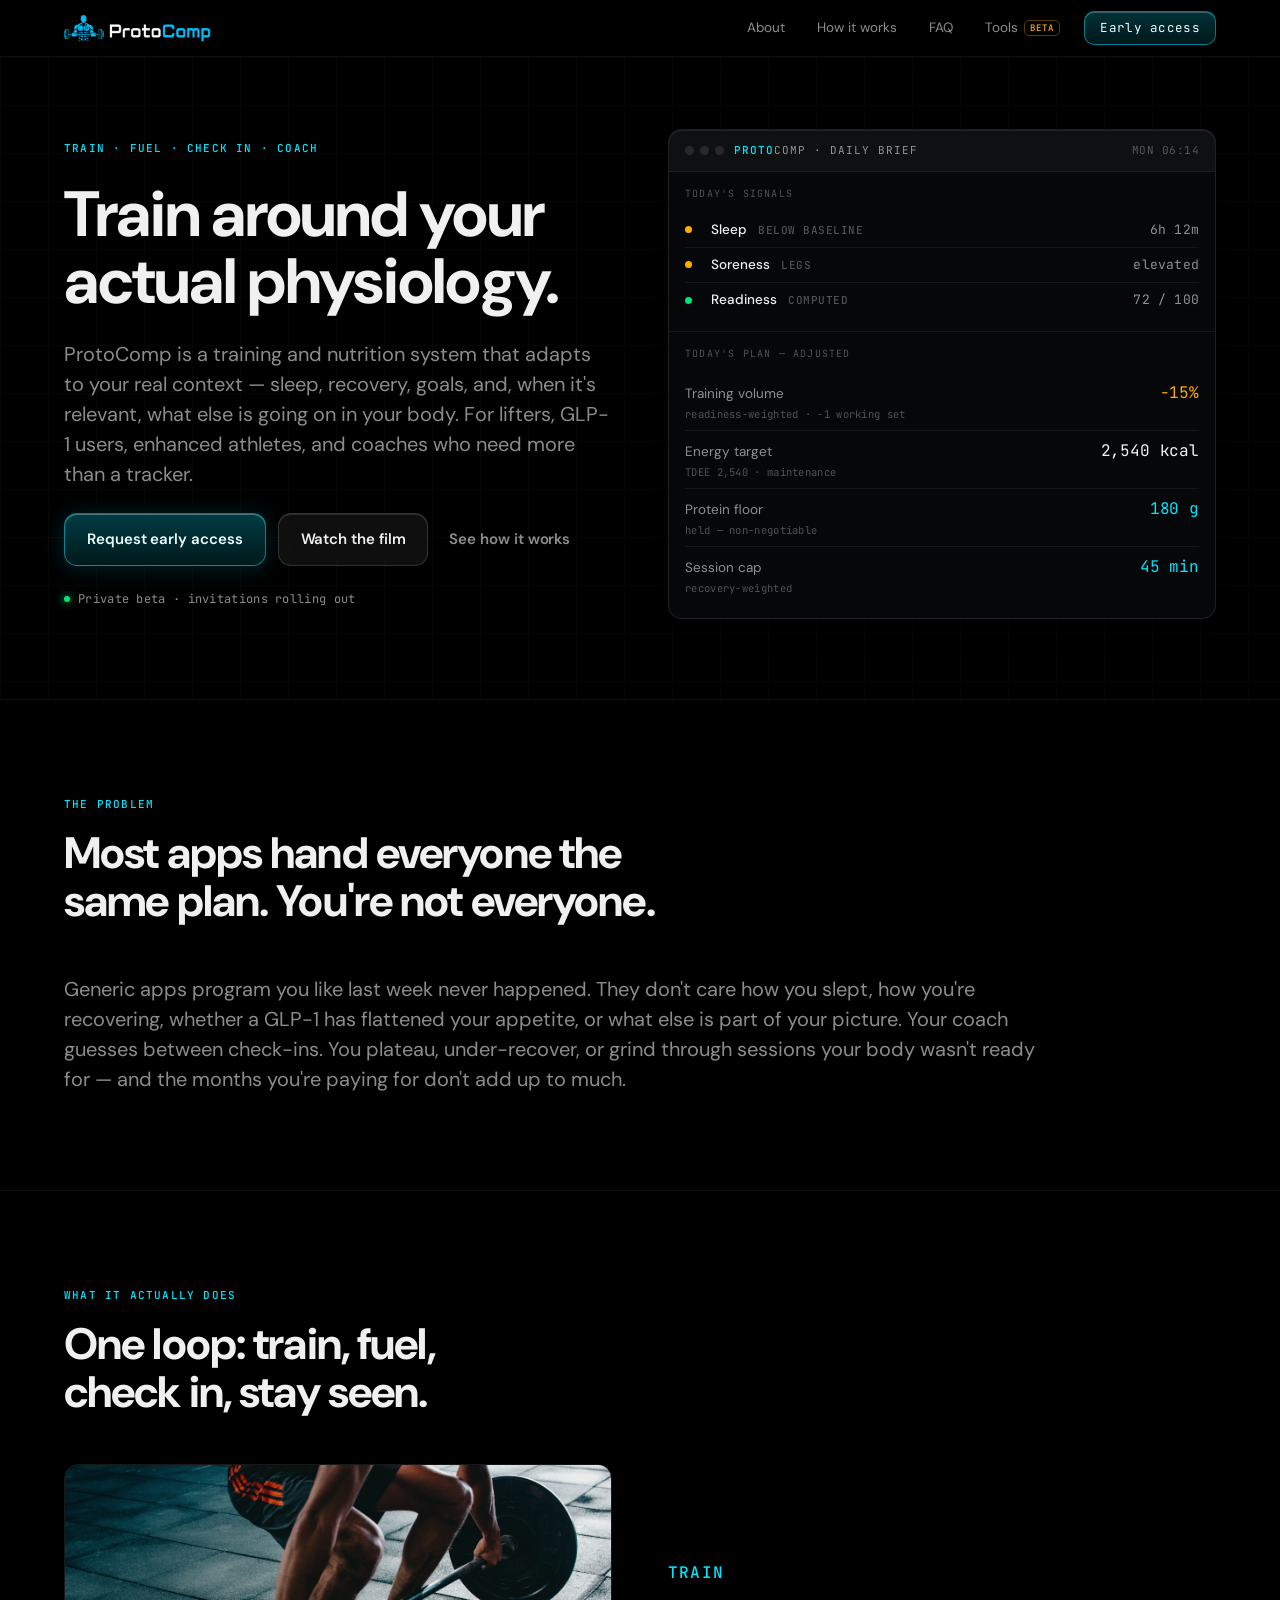
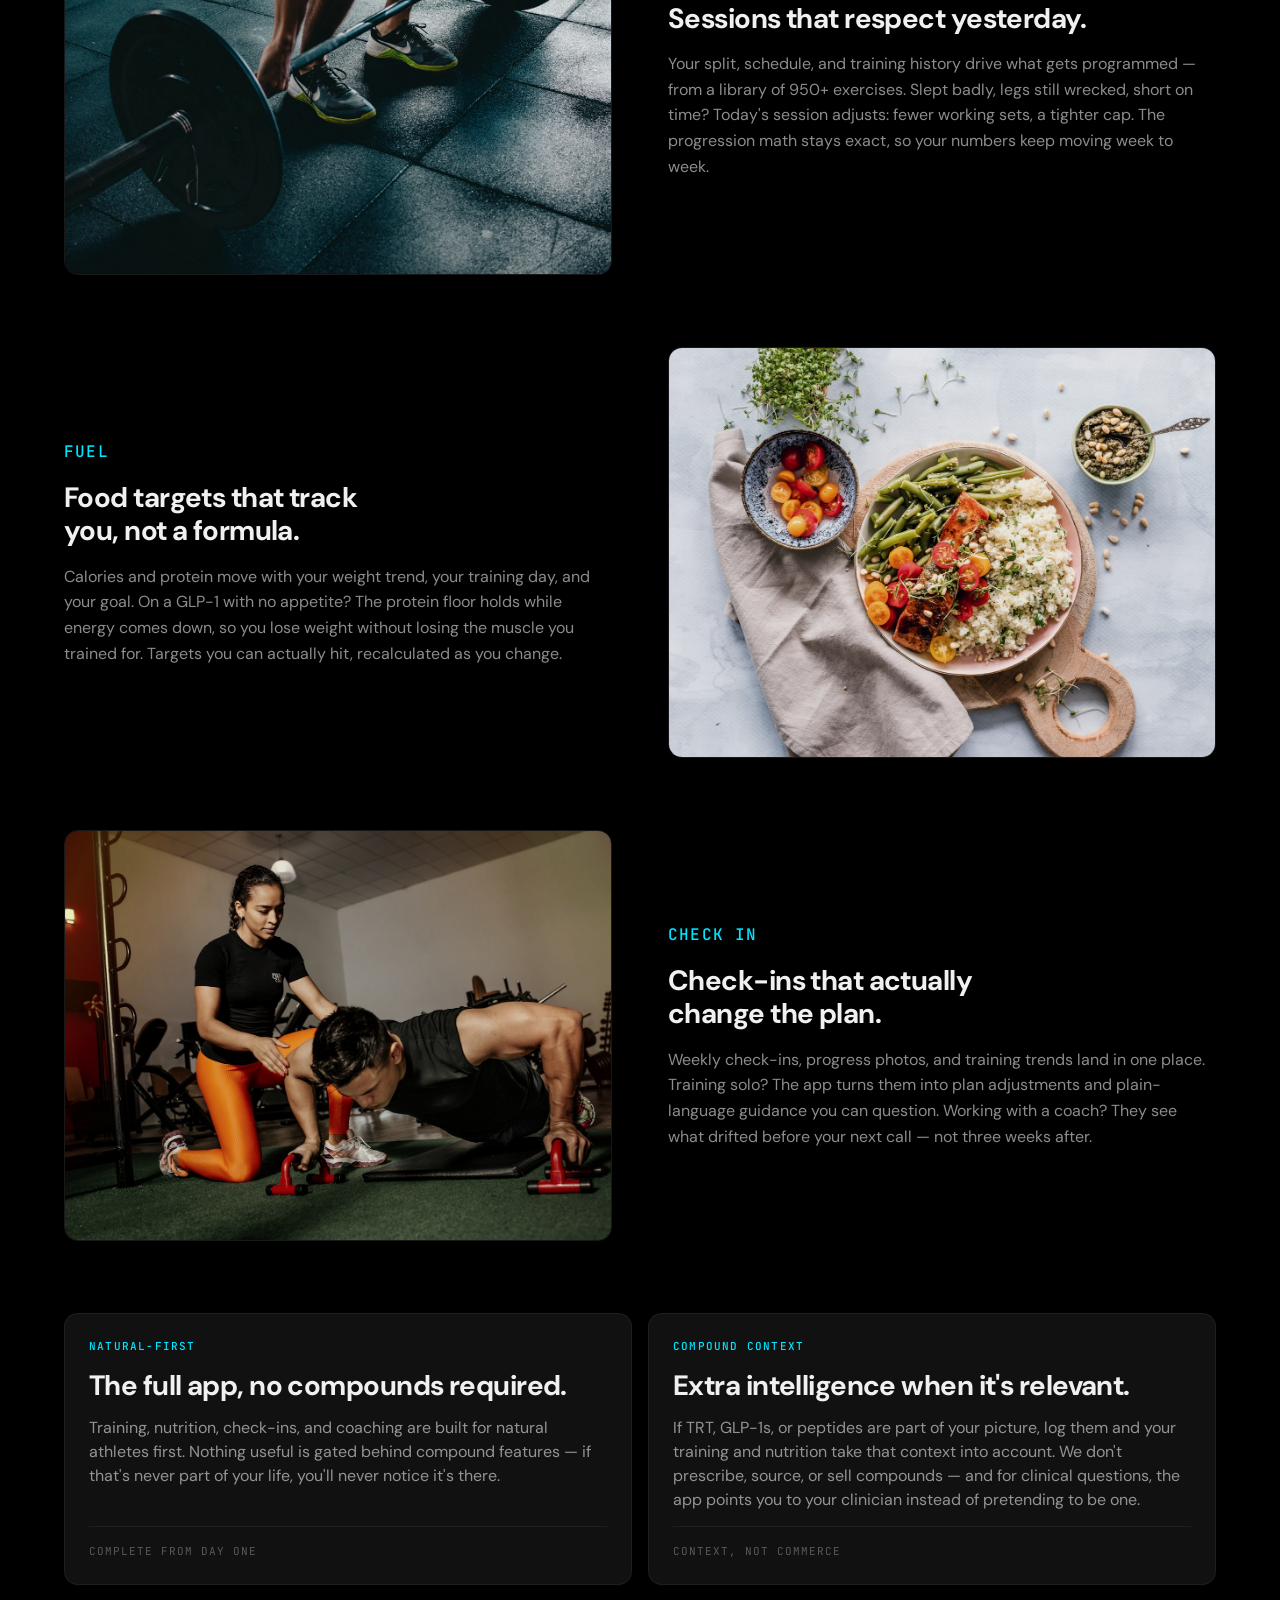
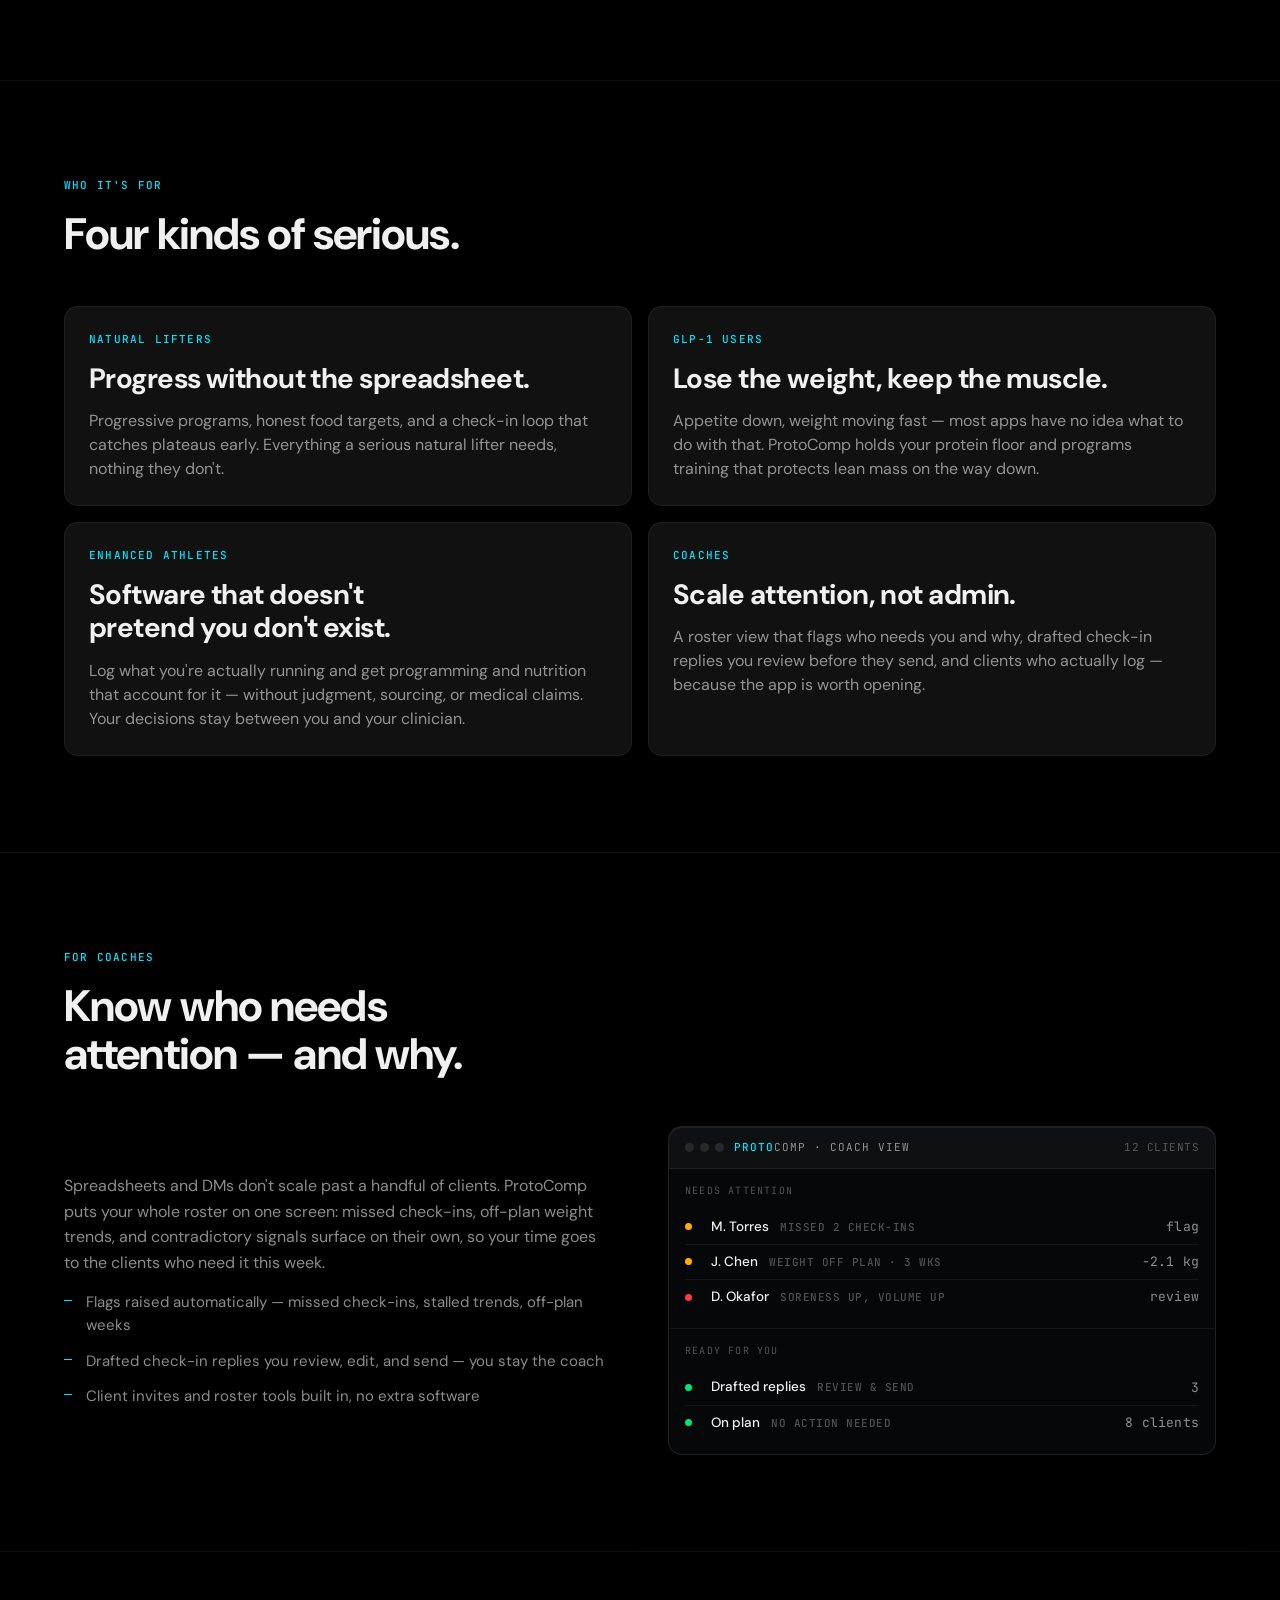
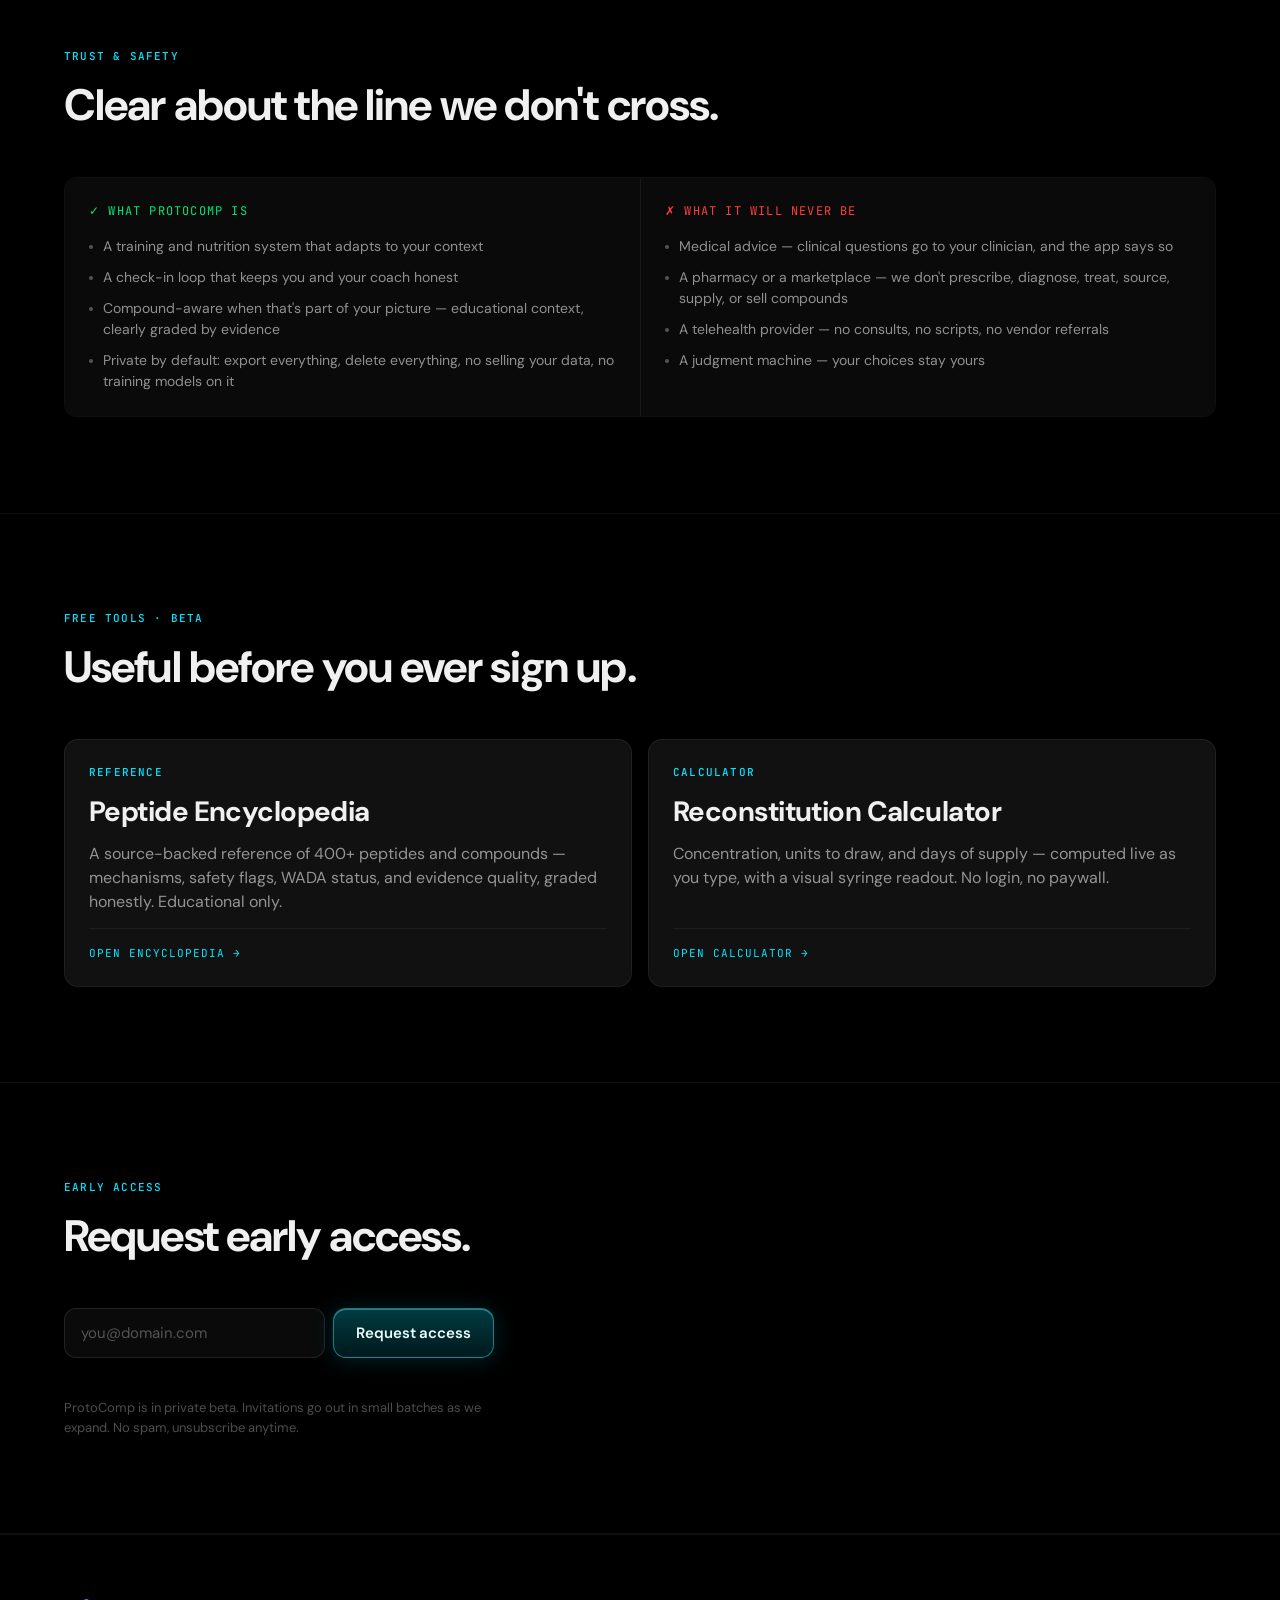
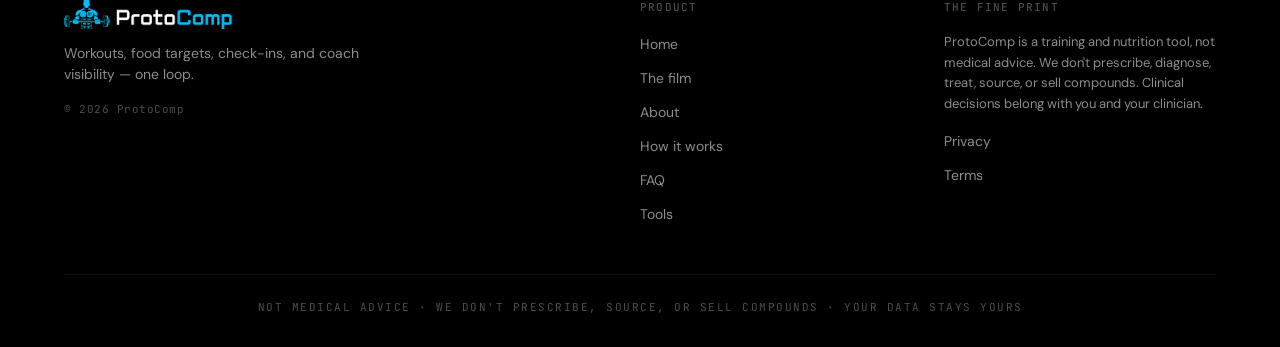
<file: index.html>
<!DOCTYPE html>
<html lang="en">
<head>
  <meta charset="UTF-8" />
  <meta name="viewport" content="width=device-width, initial-scale=1.0" />
  <title>ProtoComp — Train around your actual physiology</title>
  <meta name="description" content="Workouts, food targets, check-ins, and coach visibility in one loop. For lifters, GLP-1 users, enhanced athletes, and coaches who need more than a tracker. We don't prescribe, source, or sell compounds." />
  <link rel="preconnect" href="https://fonts.googleapis.com" />
  <link rel="preconnect" href="https://fonts.gstatic.com" crossorigin />
  <link href="https://fonts.googleapis.com/css2?family=DM+Sans:wght@400;500;600;700&family=JetBrains+Mono:wght@400;500;600&display=swap" rel="stylesheet" />
  <link rel="icon" type="image/png" sizes="32x32" href="/assets/brand/favicon-32.png" />
  <link rel="icon" type="image/png" sizes="512x512" href="/assets/brand/favicon-512.png" />
  <link rel="apple-touch-icon" href="/assets/brand/apple-touch-icon.png" />
  <meta name="theme-color" content="#000000" />
  <link rel="canonical" href="https://protocomp.health/" />
  <meta property="og:type" content="website" />
  <meta property="og:site_name" content="ProtoComp" />
  <meta property="og:title" content="ProtoComp — Train around your actual physiology" />
  <meta property="og:description" content="Workouts, food targets, check-ins, and coach visibility in one loop. For lifters, GLP-1 users, enhanced athletes, and coaches who need more than a tracker. We don't prescribe, source, or sell compounds." />
  <meta property="og:url" content="https://protocomp.health/" />
  <meta property="og:image" content="https://protocomp.health/assets/brand/og-image.png" />
  <meta property="og:image:width" content="1200" />
  <meta property="og:image:height" content="630" />
  <meta name="twitter:card" content="summary_large_image" />
  <meta name="twitter:image" content="https://protocomp.health/assets/brand/og-image.png" />
  <link rel="stylesheet" href="styles.css" />
  <script src="/assets/motion.js?v=3" defer></script>
</head>
<body data-screen-label="Home">
  <a class="skip-link" href="#content">Skip to content</a>
  <!-- ───── Nav ───── -->
  <nav class="nav">
    <div class="nav-inner">
      <a href="/" class="nav-brand"><img src="/assets/brand/logo-lockup.png" alt="ProtoComp" /></a>
      <div class="nav-links">
        <a href="/about">About</a>
        <a href="/tech">How it works</a>
        <a href="/faq">FAQ</a>
        <a href="/tools">Tools<span class="beta">beta</span></a>
        <a href="#waitlist" class="nav-cta">Early access</a>
      </div>
      <button class="nav-toggle" type="button" aria-label="Menu" aria-expanded="false"></button>
    </div>
  </nav>
  <span id="content"></span>

  <!-- ───── Hero ───── -->
  <header class="hero">
    <div class="hero-grid" aria-hidden="true"></div>
    <div class="hero-inner">
      <div class="hero-copy">
        <p class="eyebrow">Train · Fuel · Check in · Coach</p>
        <h1>Train around your actual physiology.</h1>
        <p class="lead">ProtoComp is a training and nutrition system that adapts to your real context — sleep, recovery, goals, and, when it's relevant, what else is going on in your body. For lifters, GLP-1 users, enhanced athletes, and coaches who need more than a tracker.</p>
        <div class="hero-ctas">
          <a href="#waitlist" class="btn btn-primary">Request early access</a>
          <a href="/landing" class="btn btn-secondary">Watch the film</a>
          <a href="/tech" class="btn btn-ghost">See how it works</a>
        </div>
        <p class="hero-meta"><span class="live" aria-hidden="true"></span>Private beta · invitations rolling out</p>
      </div>

      <!-- Product console -->
      <div class="console" role="img" aria-label="ProtoComp daily brief: today's signals and the plan adjusted from them">
        <div class="console-bar">
          <div class="dots" aria-hidden="true"><i></i><i></i><i></i></div>
          <span class="console-title"><b>proto</b>comp · daily brief</span>
          <span class="console-meta">MON 06:14</span>
        </div>

        <div class="console-section">
          <p class="console-label">Today's signals</p>
          <div class="cmp-row">
            <span class="cmp-dot amber" aria-hidden="true"></span>
            <span class="cmp-name">Sleep <span>below baseline</span></span>
            <span class="cmp-dose">6h 12m</span>
          </div>
          <div class="cmp-row">
            <span class="cmp-dot amber" aria-hidden="true"></span>
            <span class="cmp-name">Soreness <span>legs</span></span>
            <span class="cmp-dose">elevated</span>
          </div>
          <div class="cmp-row">
            <span class="cmp-dot green" aria-hidden="true"></span>
            <span class="cmp-name">Readiness <span>computed</span></span>
            <span class="cmp-dose" data-count="72" data-suffix=" / 100" data-readiness>72 / 100</span>
          </div>
        </div>

        <div class="console-section">
          <p class="console-label">Today's plan — adjusted</p>
          <div class="adj-row" data-recompute>
            <span class="adj-key">Training volume<small>readiness-weighted · −1 working set</small></span>
            <span class="adj-val down" data-count="15" data-prefix="−" data-suffix="%">−15%</span>
          </div>
          <div class="adj-row">
            <span class="adj-key">Energy target<small>TDEE 2,540 · maintenance</small></span>
            <span class="adj-val neutral" data-count="2540" data-suffix=" kcal">2,540 kcal</span>
          </div>
          <div class="adj-row">
            <span class="adj-key">Protein floor<small>held — non-negotiable</small></span>
            <span class="adj-val" data-count="180" data-suffix=" g">180 g</span>
          </div>
          <div class="adj-row">
            <span class="adj-key">Session cap<small>recovery-weighted</small></span>
            <span class="adj-val" data-count="45" data-suffix=" min">45 min</span>
          </div>
        </div>
      </div>
    </div>
  </header>

  <!-- ───── Problem ───── -->
  <section>
    <div class="container">
      <div class="section-head">
        <p class="eyebrow">The problem</p>
        <h2>Most apps hand everyone the same plan. You're not everyone.</h2>
      </div>
      <p class="lead" style="max-width: 70ch;">
        Generic apps program you like last week never happened. They don't care how you slept, how you're recovering, whether a GLP-1 has flattened your appetite, or what else is part of your picture. Your coach guesses between check-ins. You plateau, under-recover, or grind through sessions your body wasn't ready for — and the months you're paying for don't add up to much.
      </p>
    </div>
  </section>

  <!-- ───── What it actually does ───── -->
  <section>
    <div class="container">
      <div class="section-head">
        <p class="eyebrow">What it actually does</p>
        <h2>One loop: train, fuel, check in, stay seen.</h2>
      </div>

      <div class="feature-row">
        <div class="feature-media">
          <!-- Photo: Unsplash photo-1517836357463-d25dfeac3438 (Unsplash License). See assets/img/SOURCES.md -->
          <img src="assets/img/training-deadlift.jpg" alt="Lifter setting up for a deadlift on a dark gym floor" loading="lazy" />
        </div>
        <div class="feature-copy">
          <p class="eyebrow">Train</p>
          <h3>Sessions that respect yesterday.</h3>
          <p>Your split, schedule, and training history drive what gets programmed — from a library of 950+ exercises. Slept badly, legs still wrecked, short on time? Today's session adjusts: fewer working sets, a tighter cap. The progression math stays exact, so your numbers keep moving week to week.</p>
        </div>
      </div>

      <div class="feature-row flip">
        <div class="feature-media">
          <!-- Photo: Unsplash photo-1547592180-85f173990554 (Unsplash License). See assets/img/SOURCES.md -->
          <img src="assets/img/nutrition-plate.jpg" alt="Plate of salmon, couscous, and green vegetables" loading="lazy" />
        </div>
        <div class="feature-copy">
          <p class="eyebrow">Fuel</p>
          <h3>Food targets that track you, not a formula.</h3>
          <p>Calories and protein move with your weight trend, your training day, and your goal. On a GLP-1 with no appetite? The protein floor holds while energy comes down, so you lose weight without losing the muscle you trained for. Targets you can actually hit, recalculated as you change.</p>
        </div>
      </div>

      <div class="feature-row">
        <div class="feature-media">
          <!-- Photo: Unsplash photo-1571019614242-c5c5dee9f50b (Unsplash License). See assets/img/SOURCES.md -->
          <img src="assets/img/coach-client.jpg" alt="Coach correcting a client's push-up form in a gym" loading="lazy" />
        </div>
        <div class="feature-copy">
          <p class="eyebrow">Check in</p>
          <h3>Check-ins that actually change the plan.</h3>
          <p>Weekly check-ins, progress photos, and training trends land in one place. Training solo? The app turns them into plan adjustments and plain-language guidance you can question. Working with a coach? They see what drifted before your next call — not three weeks after.</p>
        </div>
      </div>

      <div class="grid-2" style="margin-top: 72px;">
        <article class="card">
          <p class="eyebrow">Natural-first</p>
          <h3>The full app, no compounds required.</h3>
          <p>Training, nutrition, check-ins, and coaching are built for natural athletes first. Nothing useful is gated behind compound features — if that's never part of your life, you'll never notice it's there.</p>
          <div class="card-footer">Complete from day one</div>
        </article>
        <article class="card">
          <p class="eyebrow">Compound context</p>
          <h3>Extra intelligence when it's relevant.</h3>
          <p>If TRT, GLP-1s, or peptides are part of your picture, log them and your training and nutrition take that context into account. We don't prescribe, source, or sell compounds — and for clinical questions, the app points you to your clinician instead of pretending to be one.</p>
          <div class="card-footer">Context, not commerce</div>
        </article>
      </div>
    </div>
  </section>

  <!-- ───── Who it's for ───── -->
  <section>
    <div class="container">
      <div class="section-head">
        <p class="eyebrow">Who it's for</p>
        <h2>Four kinds of serious.</h2>
      </div>
      <div class="grid-2">
        <article class="card">
          <p class="eyebrow">Natural lifters</p>
          <h3>Progress without the spreadsheet.</h3>
          <p>Progressive programs, honest food targets, and a check-in loop that catches plateaus early. Everything a serious natural lifter needs, nothing they don't.</p>
        </article>
        <article class="card">
          <p class="eyebrow">GLP-1 users</p>
          <h3>Lose the weight, keep the muscle.</h3>
          <p>Appetite down, weight moving fast — most apps have no idea what to do with that. ProtoComp holds your protein floor and programs training that protects lean mass on the way down.</p>
        </article>
        <article class="card">
          <p class="eyebrow">Enhanced athletes</p>
          <h3>Software that doesn't pretend you don't exist.</h3>
          <p>Log what you're actually running and get programming and nutrition that account for it — without judgment, sourcing, or medical claims. Your decisions stay between you and your clinician.</p>
        </article>
        <article class="card">
          <p class="eyebrow">Coaches</p>
          <h3>Scale attention, not admin.</h3>
          <p>A roster view that flags who needs you and why, drafted check-in replies you review before they send, and clients who actually log — because the app is worth opening.</p>
        </article>
      </div>
    </div>
  </section>

  <!-- ───── Coaches ───── -->
  <section>
    <div class="container">
      <div class="section-head">
        <p class="eyebrow">For coaches</p>
        <h2>Know who needs attention — and why.</h2>
      </div>
      <div class="feature-row">
        <div class="feature-copy">
          <p style="font-size: 16px; line-height: 1.6; max-width: 54ch;">
            Spreadsheets and DMs don't scale past a handful of clients. ProtoComp puts your whole roster on one screen: missed check-ins, off-plan weight trends, and contradictory signals surface on their own, so your time goes to the clients who need it this week.
          </p>
          <ul class="bullets">
            <li>Flags raised automatically — missed check-ins, stalled trends, off-plan weeks</li>
            <li>Drafted check-in replies you review, edit, and send — you stay the coach</li>
            <li>Client invites and roster tools built in, no extra software</li>
          </ul>
        </div>
        <div class="console" role="img" aria-label="ProtoComp coach view: clients flagged for attention">
          <div class="console-bar">
            <div class="dots" aria-hidden="true"><i></i><i></i><i></i></div>
            <span class="console-title"><b>proto</b>comp · coach view</span>
            <span class="console-meta">12 CLIENTS</span>
          </div>
          <div class="console-section">
            <p class="console-label">Needs attention</p>
            <div class="cmp-row">
              <span class="cmp-dot amber" aria-hidden="true"></span>
              <span class="cmp-name">M. Torres <span>missed 2 check-ins</span></span>
              <span class="cmp-dose">flag</span>
            </div>
            <div class="cmp-row">
              <span class="cmp-dot amber" aria-hidden="true"></span>
              <span class="cmp-name">J. Chen <span>weight off plan · 3 wks</span></span>
              <span class="cmp-dose">−2.1 kg</span>
            </div>
            <div class="cmp-row">
              <span class="cmp-dot red" aria-hidden="true" style="background: var(--red);"></span>
              <span class="cmp-name">D. Okafor <span>soreness up, volume up</span></span>
              <span class="cmp-dose">review</span>
            </div>
          </div>
          <div class="console-section">
            <p class="console-label">Ready for you</p>
            <div class="cmp-row">
              <span class="cmp-dot green" aria-hidden="true"></span>
              <span class="cmp-name">Drafted replies <span>review &amp; send</span></span>
              <span class="cmp-dose" data-count="3">3</span>
            </div>
            <div class="cmp-row">
              <span class="cmp-dot green" aria-hidden="true"></span>
              <span class="cmp-name">On plan <span>no action needed</span></span>
              <span class="cmp-dose" data-count="8" data-suffix=" clients">8 clients</span>
            </div>
          </div>
        </div>
      </div>
    </div>
  </section>

  <!-- ───── Trust & safety ───── -->
  <section>
    <div class="container">
      <div class="section-head">
        <p class="eyebrow">Trust &amp; safety</p>
        <h2>Clear about the line we don't cross.</h2>
      </div>
      <div class="does-grid">
        <div class="does-col">
          <p class="does-head yes">✓ What ProtoComp is</p>
          <ul class="does-list">
            <li>A training and nutrition system that adapts to your context</li>
            <li>A check-in loop that keeps you and your coach honest</li>
            <li>Compound-aware when that's part of your picture — educational context, clearly graded by evidence</li>
            <li>Private by default: export everything, delete everything, no selling your data, no training models on it</li>
          </ul>
        </div>
        <div class="does-col">
          <p class="does-head no">✗ What it will never be</p>
          <ul class="does-list">
            <li>Medical advice — clinical questions go to your clinician, and the app says so</li>
            <li>A pharmacy or a marketplace — we don't prescribe, diagnose, treat, source, supply, or sell compounds</li>
            <li>A telehealth provider — no consults, no scripts, no vendor referrals</li>
            <li>A judgment machine — your choices stay yours</li>
          </ul>
        </div>
      </div>
    </div>
  </section>

  <!-- ───── Free tools ───── -->
  <section>
    <div class="container">
      <div class="section-head">
        <p class="eyebrow">Free tools · beta</p>
        <h2>Useful before you ever sign up.</h2>
      </div>
      <div class="grid-2">
        <a href="/peptides" class="card card-link" style="text-decoration: none;">
          <p class="eyebrow">Reference</p>
          <h3>Peptide Encyclopedia</h3>
          <p>A source-backed reference of 400+ peptides and compounds — mechanisms, safety flags, WADA status, and evidence quality, graded honestly. Educational only.</p>
          <div class="card-footer" style="color: var(--cyan);">Open encyclopedia →</div>
        </a>
        <a href="/reconstitution" class="card card-link" style="text-decoration: none;">
          <p class="eyebrow">Calculator</p>
          <h3>Reconstitution Calculator</h3>
          <p>Concentration, units to draw, and days of supply — computed live as you type, with a visual syringe readout. No login, no paywall.</p>
          <div class="card-footer" style="color: var(--cyan);">Open calculator →</div>
        </a>
      </div>
    </div>
  </section>

  <!-- ───── Waitlist ───── -->
  <section id="waitlist">
    <div class="container">
      <div class="section-head">
        <p class="eyebrow">Early access</p>
        <h2>Request early access.</h2>
      </div>
      <form id="waitlist-form" class="waitlist-form">
        <input class="input" type="email" required placeholder="you@domain.com" aria-label="Email" />
        <button class="btn btn-primary" type="submit">Request access</button>
      </form>
      <p class="waitlist-state mono" style="font-size: 12px; color: var(--green); margin-top: 12px; min-height: 1em; letter-spacing: 0.5px;"></p>
      <p style="margin-top: 16px; font-size: 13px; color: var(--text-tertiary); max-width: 50ch;">
        ProtoComp is in private beta. Invitations go out in small batches as we expand. No spam, unsubscribe anytime.
      </p>
    </div>
  </section>

  <!-- ───── Footer ───── -->
  <footer class="site">
    <div class="container">
      <div class="footer-grid">
        <div class="footer-col">
          <a href="/" class="footer-brand"><img src="/assets/brand/logo-lockup.png" alt="ProtoComp" /></a>
          <p class="footer-tag">Workouts, food targets, check-ins, and coach visibility — one loop.</p>
          <p style="font-family: var(--font-mono); font-size: 11px; color: var(--text-tertiary); letter-spacing: 0.5px;">© 2026 ProtoComp</p>
        </div>
        <div class="footer-col">
          <h5>Product</h5>
          <ul>
            <li><a href="/">Home</a></li>
            <li><a href="/landing">The film</a></li>
            <li><a href="/about">About</a></li>
            <li><a href="/tech">How it works</a></li>
            <li><a href="/faq">FAQ</a></li>
            <li><a href="/tools">Tools</a></li>
          </ul>
        </div>
        <div class="footer-col">
          <h5>The fine print</h5>
          <p style="font-size: 13px; color: var(--text-secondary); line-height: 1.6; max-width: 36ch;">
            ProtoComp is a training and nutrition tool, not medical advice. We don't prescribe, diagnose, treat, source, or sell compounds. Clinical decisions belong with you and your clinician.
          </p>
          <ul style="margin-top: 14px;">
            <li><a href="/privacy">Privacy</a></li>
            <li><a href="/terms">Terms</a></li>
          </ul>
        </div>
      </div>
      <div class="footer-bottom">Not medical advice · We don't prescribe, source, or sell compounds · Your data stays yours</div>
    </div>
  </footer>

  <script>
    (function(){
      var f = document.getElementById('waitlist-form');
      if (!f) return;
      var input = f.querySelector('input');
      var btn = f.querySelector('button');
      var state = document.querySelector('.waitlist-state');
      function setState(msg, ok){
        if (!state) return;
        state.style.color = ok ? 'var(--green)' : 'var(--amber)';
        state.textContent = msg;
      }
      f.addEventListener('submit', function(e){
        e.preventDefault();
        var email = input ? input.value.trim() : '';
        setState('Submitting…', true);
        if (btn) btn.disabled = true;
        fetch('/api/waitlist', {
          method: 'POST',
          headers: { 'content-type': 'application/json' },
          body: JSON.stringify({ email: email })
        })
        .then(function(res){ return res.json().then(function(d){ return { ok: res.ok, d: d }; }); })
        .then(function(r){
          if (r.ok && r.d && r.d.ok) {
            setState(r.d.alreadyOnList ? "You're already on the list." : "You're on the list. We'll be in touch.", true);
            if (input) input.value = '';
          } else {
            setState((r.d && r.d.error) ? r.d.error : 'Something went wrong — please try again.', false);
          }
        })
        .catch(function(){ setState('Network error — please try again.', false); })
        .finally(function(){ if (btn) btn.disabled = false; });
      });
    })();
  </script>
  <script src="/assets/site.js" defer></script>
</body>
</html>
</file>
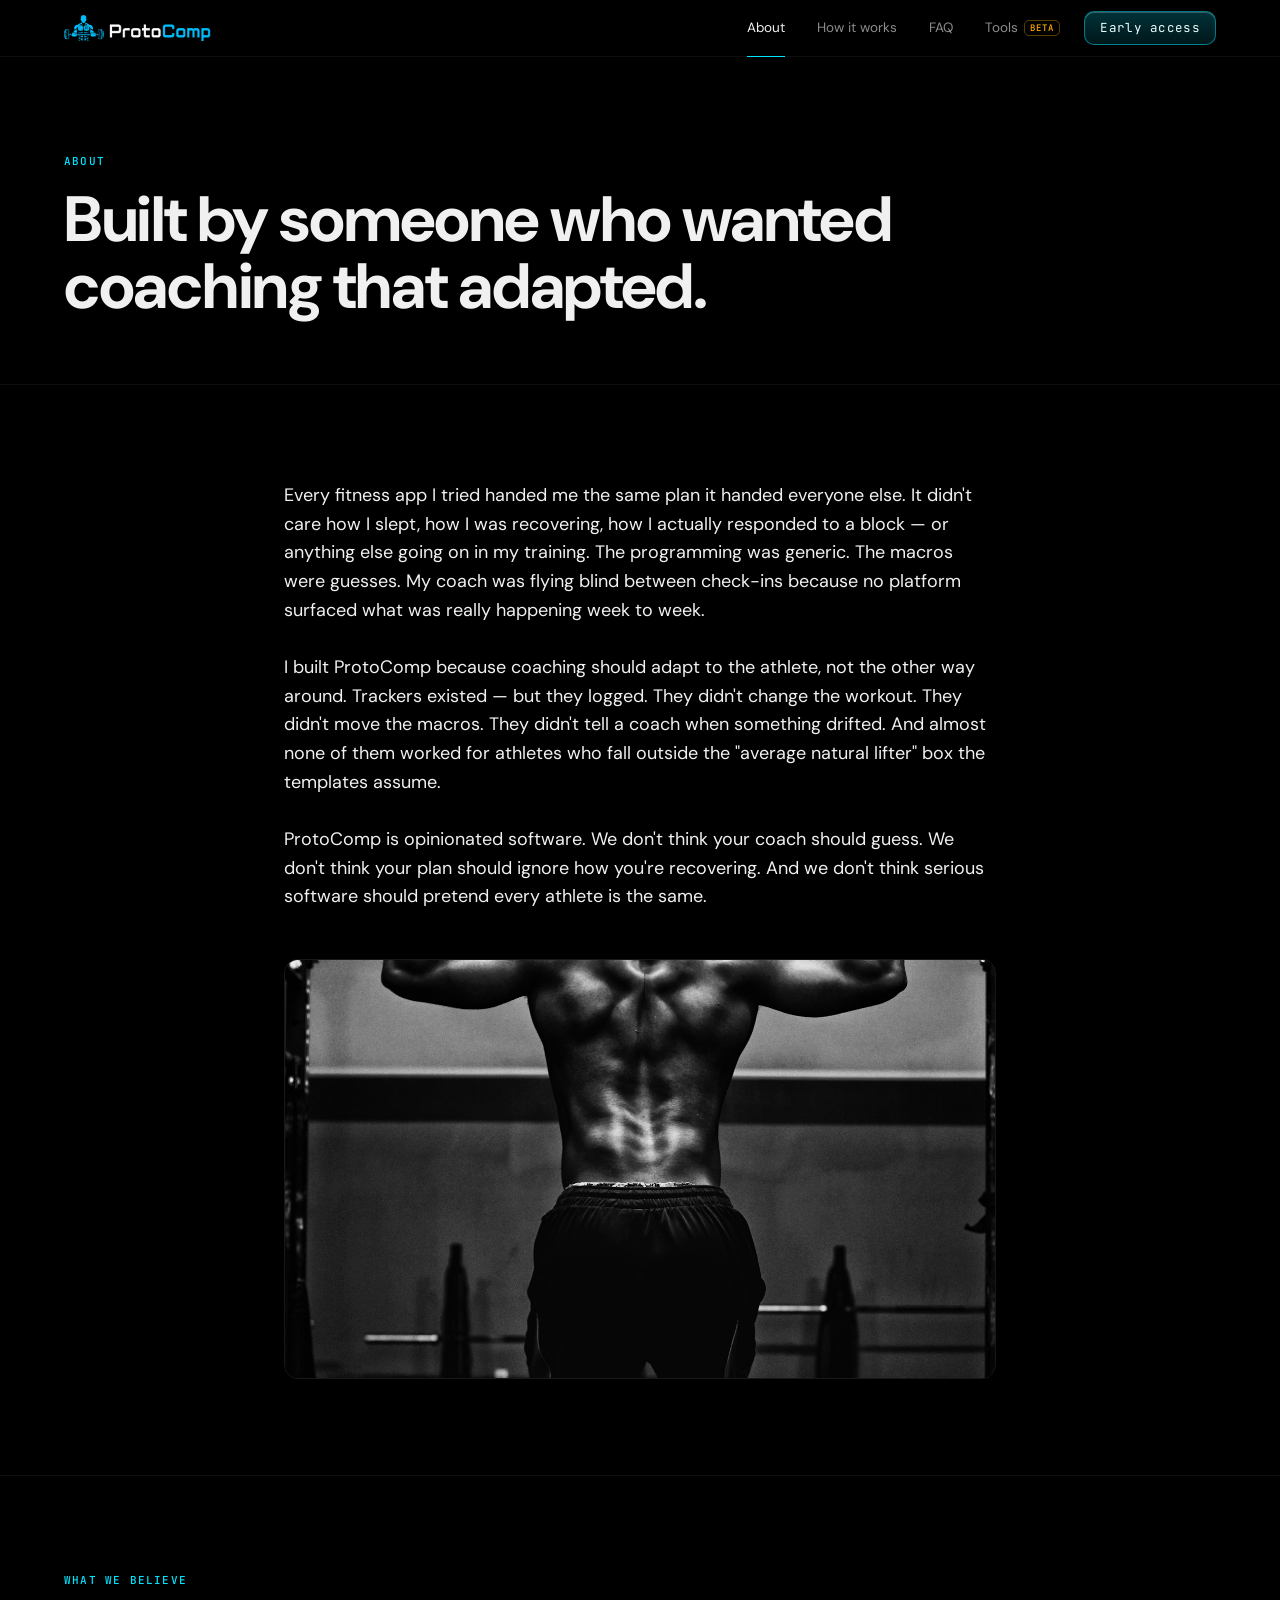
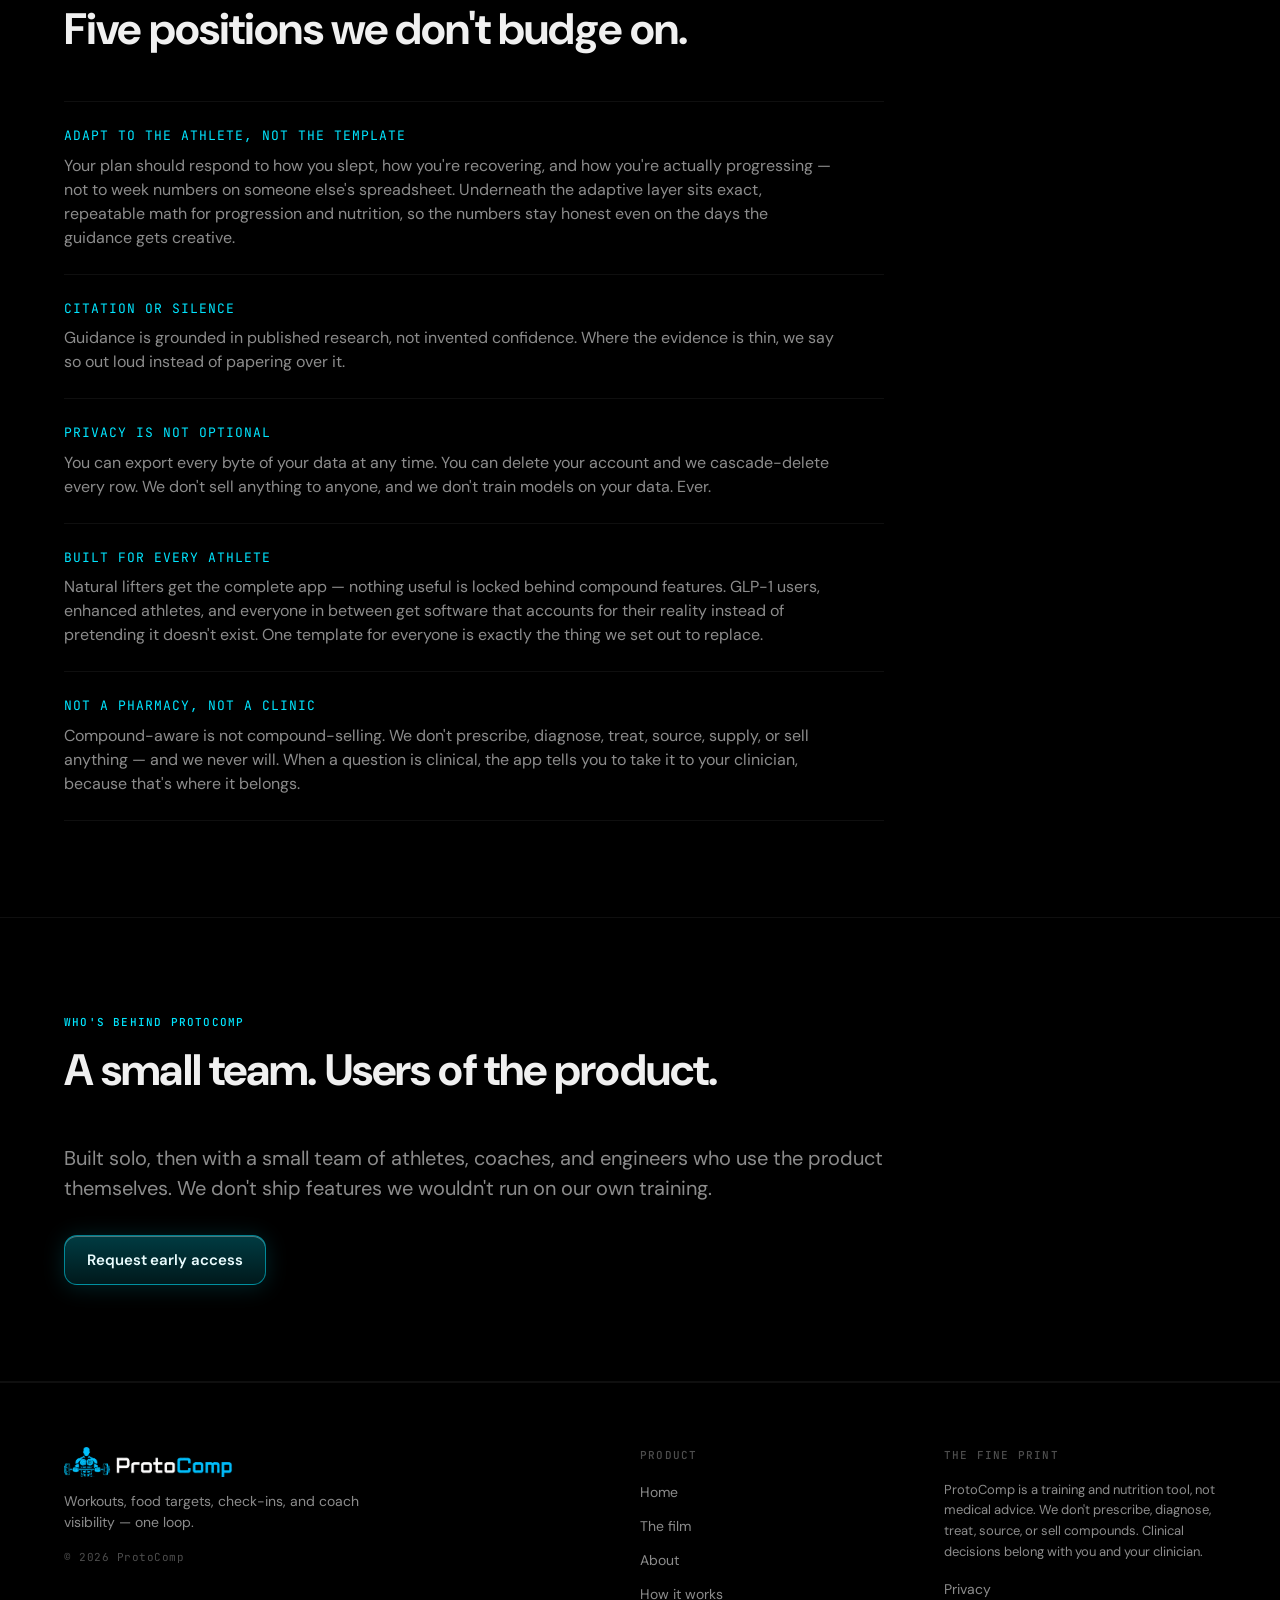
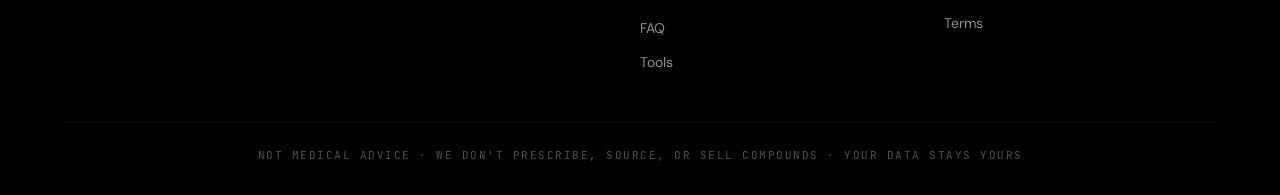
<file: about.html>
<!DOCTYPE html>
<html lang="en">
<head>
  <meta charset="UTF-8" />
  <meta name="viewport" content="width=device-width, initial-scale=1.0" />
  <title>About — ProtoComp</title>
  <meta name="description" content="Built by a lifter who wanted training and nutrition software that adapted to real life. Opinionated, natural-first, and clear about what it will never be." />
  <link rel="preconnect" href="https://fonts.googleapis.com" />
  <link rel="preconnect" href="https://fonts.gstatic.com" crossorigin />
  <link href="https://fonts.googleapis.com/css2?family=DM+Sans:wght@400;500;600;700&family=JetBrains+Mono:wght@400;500;600&display=swap" rel="stylesheet" />
  <link rel="icon" type="image/png" sizes="32x32" href="/assets/brand/favicon-32.png" />
  <link rel="icon" type="image/png" sizes="512x512" href="/assets/brand/favicon-512.png" />
  <link rel="apple-touch-icon" href="/assets/brand/apple-touch-icon.png" />
  <meta name="theme-color" content="#000000" />
  <link rel="canonical" href="https://protocomp.health/about" />
  <meta property="og:type" content="website" />
  <meta property="og:site_name" content="ProtoComp" />
  <meta property="og:title" content="About — ProtoComp" />
  <meta property="og:description" content="Built by a lifter who wanted training and nutrition software that adapted to real life. Opinionated, natural-first, and clear about what it will never be." />
  <meta property="og:url" content="https://protocomp.health/about" />
  <meta property="og:image" content="https://protocomp.health/assets/brand/og-image.png" />
  <meta property="og:image:width" content="1200" />
  <meta property="og:image:height" content="630" />
  <meta name="twitter:card" content="summary_large_image" />
  <meta name="twitter:image" content="https://protocomp.health/assets/brand/og-image.png" />
  <link rel="stylesheet" href="styles.css" />
</head>
<body data-screen-label="About">
  <a class="skip-link" href="#content">Skip to content</a>
  <nav class="nav">
    <div class="nav-inner">
      <a href="/" class="nav-brand"><img src="/assets/brand/logo-lockup.png" alt="ProtoComp" /></a>
      <div class="nav-links">
        <a href="/about" class="active">About</a>
        <a href="/tech">How it works</a>
        <a href="/faq">FAQ</a>
        <a href="/tools">Tools<span class="beta">beta</span></a>
        <a href="/#waitlist" class="nav-cta">Early access</a>
      </div>
      <button class="nav-toggle" type="button" aria-label="Menu" aria-expanded="false"></button>
    </div>
  </nav>
  <span id="content"></span>

  <!-- Page header -->
  <header class="page-header">
    <div class="container">
      <p class="eyebrow">About</p>
      <h1>Built by someone who wanted coaching that adapted.</h1>
    </div>
  </header>

  <!-- The story -->
  <section>
    <div class="container" style="max-width: 760px;">
      <p style="font-size: 18px; color: var(--text); line-height: 1.6; margin-bottom: 28px;">
        Every fitness app I tried handed me the same plan it handed everyone else. It didn't care how I slept, how I was recovering, how I actually responded to a block — or anything else going on in my training. The programming was generic. The macros were guesses. My coach was flying blind between check-ins because no platform surfaced what was really happening week to week.
      </p>
      <p style="font-size: 18px; color: var(--text); line-height: 1.6; margin-bottom: 28px;">
        I built ProtoComp because coaching should adapt to the athlete, not the other way around. Trackers existed — but they logged. They didn't change the workout. They didn't move the macros. They didn't tell a coach when something drifted. And almost none of them worked for athletes who fall outside the "average natural lifter" box the templates assume.
      </p>
      <p style="font-size: 18px; color: var(--text); line-height: 1.6;">
        ProtoComp is opinionated software. We don't think your coach should guess. We don't think your plan should ignore how you're recovering. And we don't think serious software should pretend every athlete is the same.
      </p>
      <div class="about-photo" style="margin-top: 48px;">
        <!-- Photo: Unsplash photo-1526506118085-60ce8714f8c5 (Unsplash License). See assets/img/SOURCES.md -->
        <img src="assets/img/athlete-pullup.jpg" alt="Athlete performing a pull-up, black and white" loading="lazy" />
      </div>
    </div>
  </section>

  <!-- What we believe -->
  <section>
    <div class="container">
      <div class="section-head">
        <p class="eyebrow">What we believe</p>
        <h2>Five positions we don't budge on.</h2>
      </div>
      <div style="max-width: 820px;">
        <div class="belief">
          <p class="belief-head">ADAPT TO THE ATHLETE, NOT THE TEMPLATE</p>
          <p class="belief-body">Your plan should respond to how you slept, how you're recovering, and how you're actually progressing — not to week numbers on someone else's spreadsheet. Underneath the adaptive layer sits exact, repeatable math for progression and nutrition, so the numbers stay honest even on the days the guidance gets creative.</p>
        </div>
        <div class="belief">
          <p class="belief-head">CITATION OR SILENCE</p>
          <p class="belief-body">Guidance is grounded in published research, not invented confidence. Where the evidence is thin, we say so out loud instead of papering over it.</p>
        </div>
        <div class="belief">
          <p class="belief-head">PRIVACY IS NOT OPTIONAL</p>
          <p class="belief-body">You can export every byte of your data at any time. You can delete your account and we cascade-delete every row. We don't sell anything to anyone, and we don't train models on your data. Ever.</p>
        </div>
        <div class="belief">
          <p class="belief-head">BUILT FOR EVERY ATHLETE</p>
          <p class="belief-body">Natural lifters get the complete app — nothing useful is locked behind compound features. GLP-1 users, enhanced athletes, and everyone in between get software that accounts for their reality instead of pretending it doesn't exist. One template for everyone is exactly the thing we set out to replace.</p>
        </div>
        <div class="belief">
          <p class="belief-head">NOT A PHARMACY, NOT A CLINIC</p>
          <p class="belief-body">Compound-aware is not compound-selling. We don't prescribe, diagnose, treat, source, supply, or sell anything — and we never will. When a question is clinical, the app tells you to take it to your clinician, because that's where it belongs.</p>
        </div>
      </div>
    </div>
  </section>

  <!-- Who's behind -->
  <section>
    <div class="container">
      <div class="section-head">
        <p class="eyebrow">Who's behind ProtoComp</p>
        <h2>A small team. Users of the product.</h2>
      </div>
      <p class="lead" style="max-width: 64ch;">
        Built solo, then with a small team of athletes, coaches, and engineers who use the product themselves. We don't ship features we wouldn't run on our own training.
      </p>
      <div style="margin-top: 32px;">
        <a href="/#waitlist" class="btn btn-primary">Request early access</a>
      </div>
    </div>
  </section>

  <!-- Footer -->
  <footer class="site">
    <div class="container">
      <div class="footer-grid">
        <div class="footer-col">
          <a href="/" class="footer-brand"><img src="/assets/brand/logo-lockup.png" alt="ProtoComp" /></a>
          <p class="footer-tag">Workouts, food targets, check-ins, and coach visibility — one loop.</p>
          <p style="font-family: var(--font-mono); font-size: 11px; color: var(--text-tertiary); letter-spacing: 0.5px;">© 2026 ProtoComp</p>
        </div>
        <div class="footer-col">
          <h5>Product</h5>
          <ul>
            <li><a href="/">Home</a></li>
            <li><a href="/landing">The film</a></li>
            <li><a href="/about">About</a></li>
            <li><a href="/tech">How it works</a></li>
            <li><a href="/faq">FAQ</a></li>
            <li><a href="/tools">Tools</a></li>
          </ul>
        </div>
        <div class="footer-col">
          <h5>The fine print</h5>
          <p style="font-size: 13px; color: var(--text-secondary); line-height: 1.6; max-width: 36ch;">
            ProtoComp is a training and nutrition tool, not medical advice. We don't prescribe, diagnose, treat, source, or sell compounds. Clinical decisions belong with you and your clinician.
          </p>
          <ul style="margin-top: 14px;">
            <li><a href="/privacy">Privacy</a></li>
            <li><a href="/terms">Terms</a></li>
          </ul>
        </div>
      </div>
      <div class="footer-bottom">Not medical advice · We don't prescribe, source, or sell compounds · Your data stays yours</div>
    </div>
  </footer>
  <script src="/assets/site.js" defer></script>
</body>
</html>
</file>
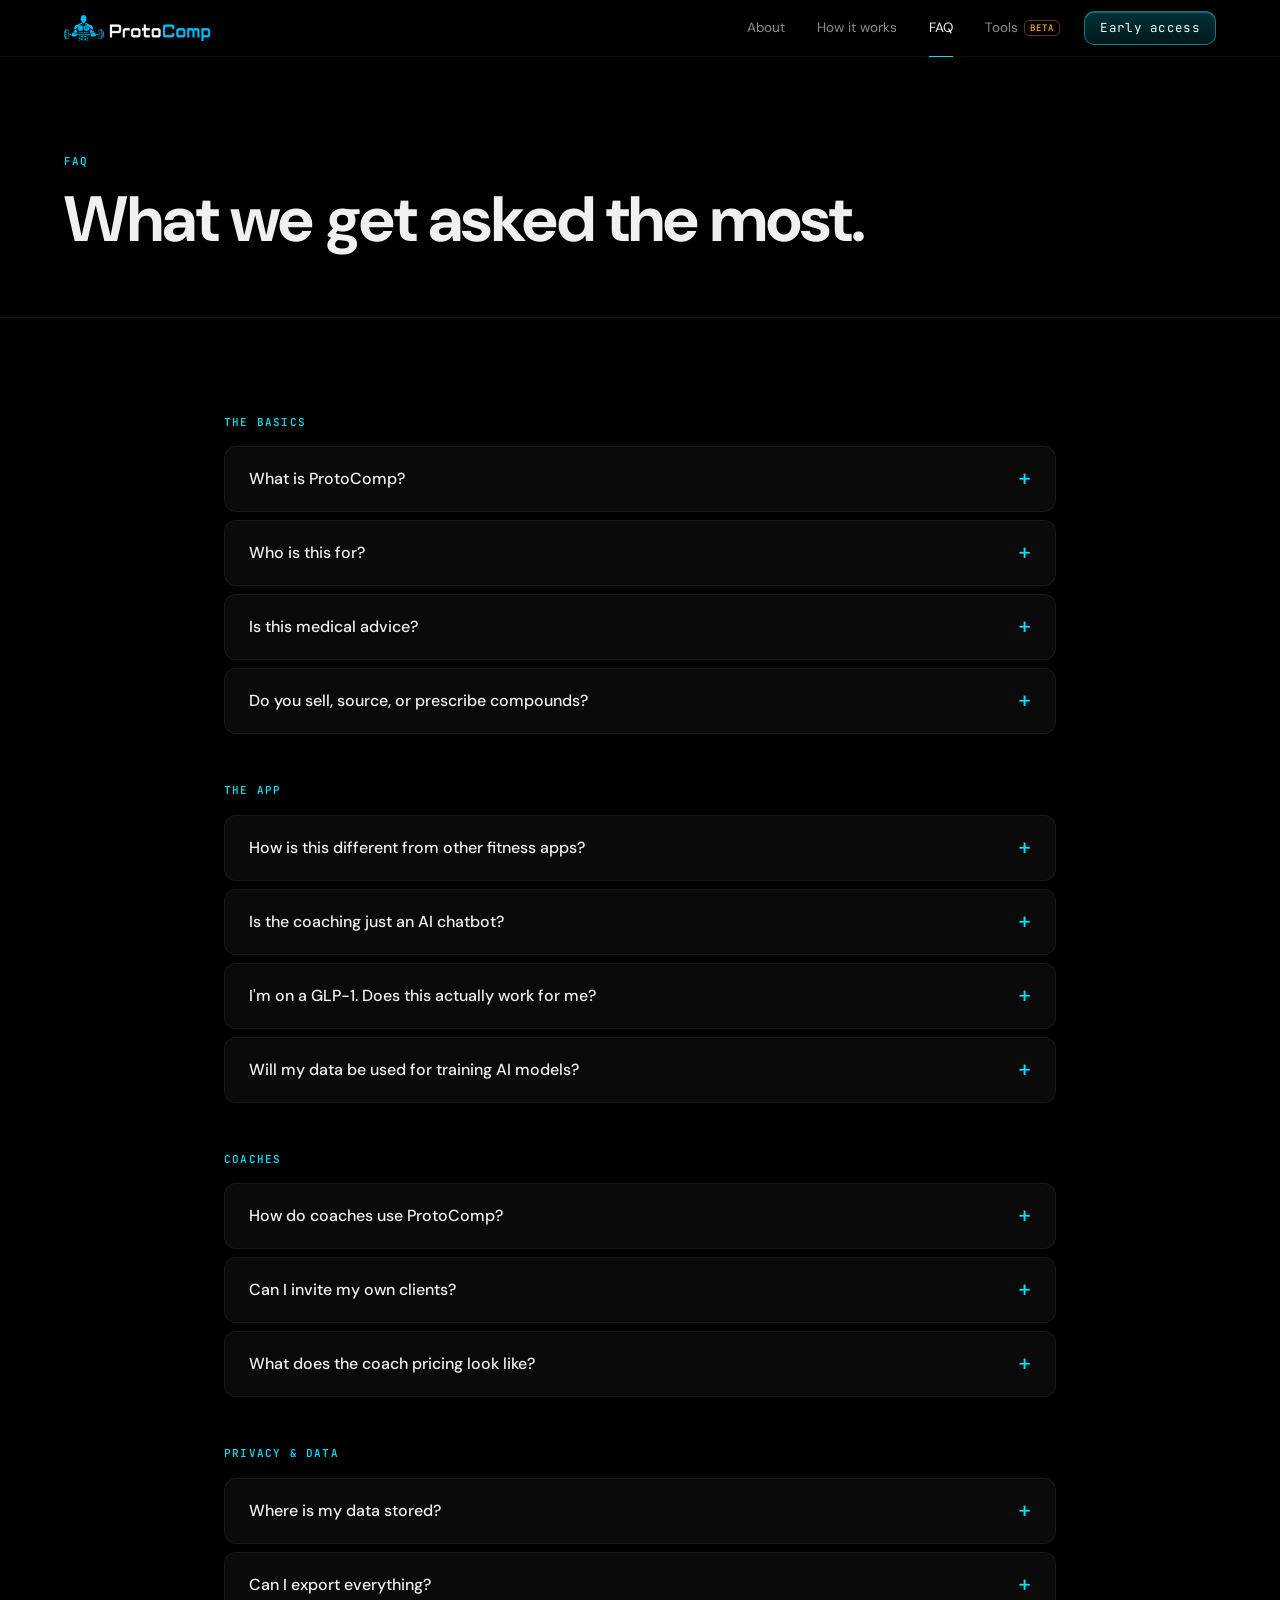
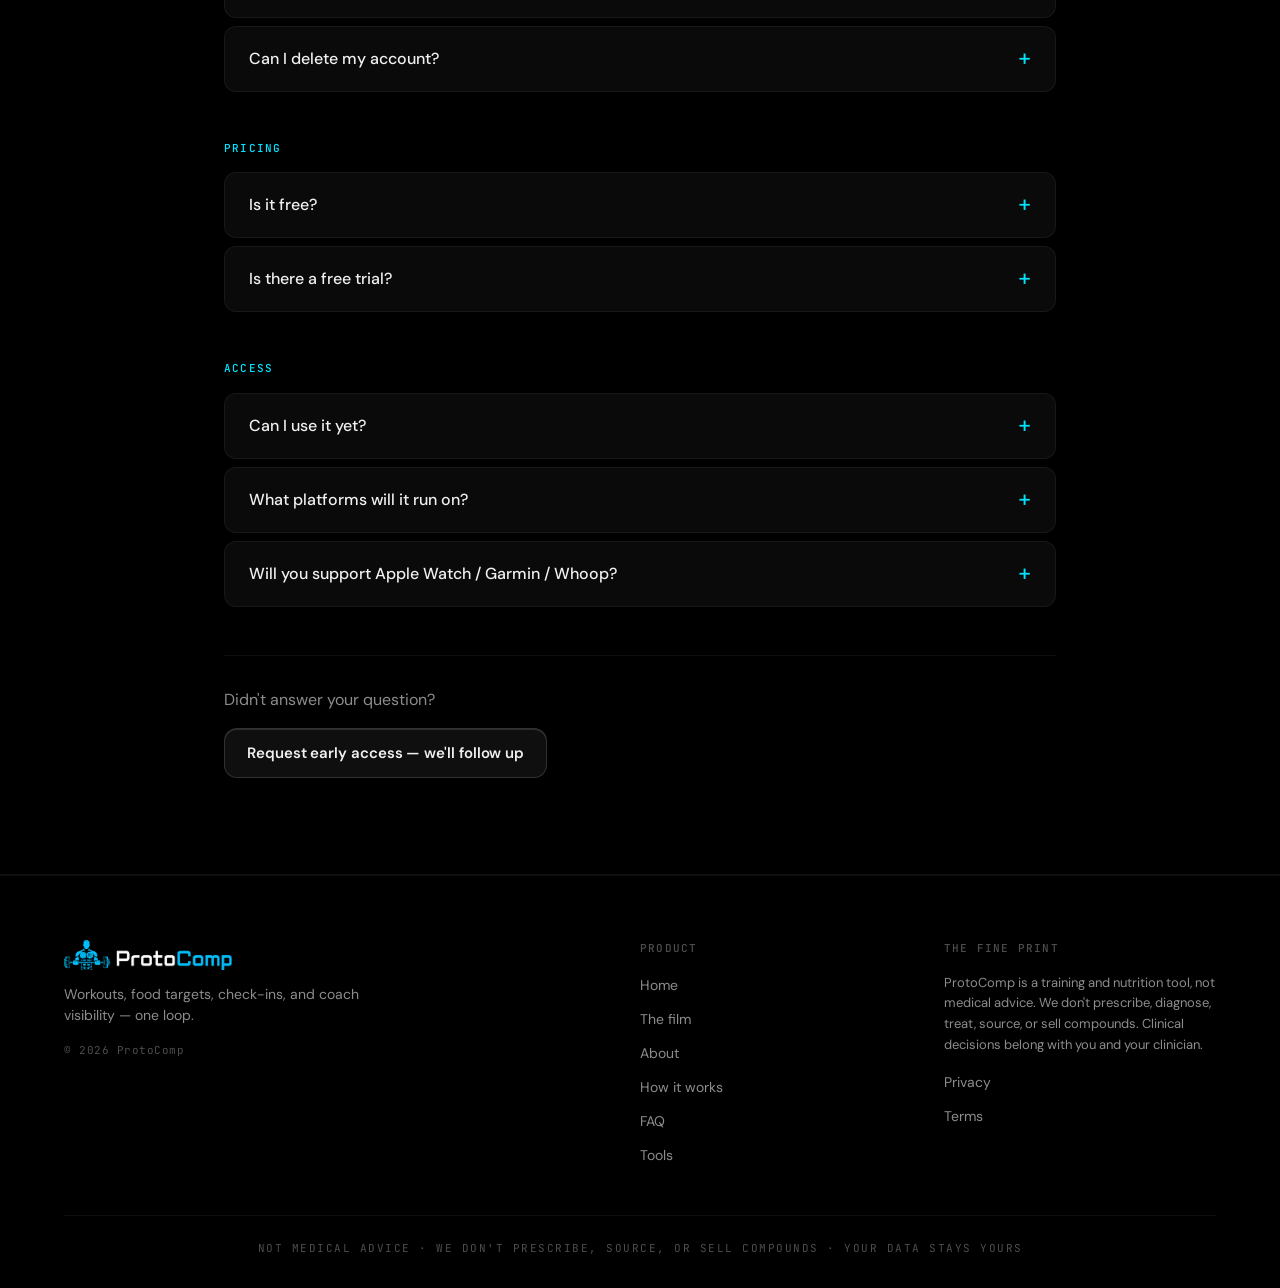
<file: faq.html>
<!DOCTYPE html>
<html lang="en">
<head>
  <meta charset="UTF-8" />
  <meta name="viewport" content="width=device-width, initial-scale=1.0" />
  <title>FAQ — ProtoComp</title>
  <meta name="description" content="What we get asked the most." />
  <link rel="preconnect" href="https://fonts.googleapis.com" />
  <link rel="preconnect" href="https://fonts.gstatic.com" crossorigin />
  <link href="https://fonts.googleapis.com/css2?family=DM+Sans:wght@400;500;600;700&family=JetBrains+Mono:wght@400;500;600&display=swap" rel="stylesheet" />
  <link rel="icon" type="image/png" sizes="32x32" href="/assets/brand/favicon-32.png" />
  <link rel="icon" type="image/png" sizes="512x512" href="/assets/brand/favicon-512.png" />
  <link rel="apple-touch-icon" href="/assets/brand/apple-touch-icon.png" />
  <meta name="theme-color" content="#000000" />
  <link rel="canonical" href="https://protocomp.health/faq" />
  <meta property="og:type" content="website" />
  <meta property="og:site_name" content="ProtoComp" />
  <meta property="og:title" content="FAQ — ProtoComp" />
  <meta property="og:description" content="What we get asked the most." />
  <meta property="og:url" content="https://protocomp.health/faq" />
  <meta property="og:image" content="https://protocomp.health/assets/brand/og-image.png" />
  <meta property="og:image:width" content="1200" />
  <meta property="og:image:height" content="630" />
  <meta name="twitter:card" content="summary_large_image" />
  <meta name="twitter:image" content="https://protocomp.health/assets/brand/og-image.png" />
  <link rel="stylesheet" href="styles.css" />
</head>
<body data-screen-label="FAQ">
  <a class="skip-link" href="#content">Skip to content</a>
  <nav class="nav">
    <div class="nav-inner">
      <a href="/" class="nav-brand"><img src="/assets/brand/logo-lockup.png" alt="ProtoComp" /></a>
      <div class="nav-links">
        <a href="/about">About</a>
        <a href="/tech">How it works</a>
        <a href="/faq" class="active">FAQ</a>
        <a href="/tools">Tools<span class="beta">beta</span></a>
        <a href="/#waitlist" class="nav-cta">Early access</a>
      </div>
      <button class="nav-toggle" type="button" aria-label="Menu" aria-expanded="false"></button>
    </div>
  </nav>
  <span id="content"></span>

  <header class="page-header">
    <div class="container">
      <p class="eyebrow">FAQ</p>
      <h1>What we get asked the most.</h1>
    </div>
  </header>

  <section>
    <div class="container" style="max-width: 880px;">

      <!-- THE BASICS -->
      <div class="faq-group">
        <p class="eyebrow faq-group-head">The basics</p>
        <details class="faq-item">
          <summary>What is ProtoComp?</summary>
          <div class="faq-answer">A training and nutrition system that adapts to your real context. Workouts, food targets, check-ins, and coach visibility live in one loop — and the plan responds to how you slept, how you're recovering, and how you're actually progressing. More than a tracker; not a clinic.</div>
        </details>
        <details class="faq-item">
          <summary>Who is this for?</summary>
          <div class="faq-answer">Natural lifters, GLP-1 users, enhanced athletes, and the coaches who manage them. Whether you're chasing your first pull-up or peaking for a meet, ProtoComp meets you where you are instead of forcing you into a template.</div>
        </details>
        <details class="faq-item">
          <summary>Is this medical advice?</summary>
          <div class="faq-answer">No. Educational and coaching tool only. Always consult a qualified professional before making significant changes to your training, nutrition, or health.</div>
        </details>
        <details class="faq-item">
          <summary>Do you sell, source, or prescribe compounds?</summary>
          <div class="faq-answer">No — and we never will. ProtoComp doesn't prescribe, diagnose, treat, source, supply, or sell compounds, and it won't connect you with anyone who does. If compounds are part of your life, the app accounts for that context in your training and nutrition. The decisions themselves belong with you and your clinician.</div>
        </details>
      </div>

      <!-- THE APP -->
      <div class="faq-group">
        <p class="eyebrow faq-group-head">The app</p>
        <details class="faq-item">
          <summary>How is this different from other fitness apps?</summary>
          <div class="faq-answer">Most apps hand everyone the same plan and never adapt. ProtoComp adjusts your sessions and food targets around how you're actually recovering and responding — and explains why. Exact progression and nutrition math underneath keeps the numbers sound, so the plan never drifts into nonsense.</div>
        </details>
        <details class="faq-item">
          <summary>Is the coaching just an AI chatbot?</summary>
          <div class="faq-answer">No. The adaptive guidance sits on top of exact, repeatable math for progression, TDEE, and protein floors — hard bounds it can shape but never break. It's guided training support: you can ask why a session changed and push back on a target, and it answers in plain language. It doesn't pretend to be a human coach, and if you have a real coach, they stay in charge.</div>
        </details>
        <details class="faq-item">
          <summary>I'm on a GLP-1. Does this actually work for me?</summary>
          <div class="faq-answer">Yes — it's one of the situations ProtoComp was built for. When appetite drops and weight moves fast, the app holds your protein floor, brings energy targets down at a sane rate, and programs training that protects lean mass on the way down. Your targets keep up with your body instead of lagging three weeks behind it.</div>
        </details>
        <details class="faq-item">
          <summary>Will my data be used for training AI models?</summary>
          <div class="faq-answer">No. Your data is yours. We don't sell it. We don't train on it.</div>
        </details>
      </div>

      <!-- COACHES -->
      <div class="faq-group">
        <p class="eyebrow faq-group-head">Coaches</p>
        <details class="faq-item">
          <summary>How do coaches use ProtoComp?</summary>
          <div class="faq-answer">The coach dashboard lets you monitor every client with context-aware alerts — off-plan trends, contradictory signals, and missed check-ins surface before the next call. One screen, every client.</div>
        </details>
        <details class="faq-item">
          <summary>Can I invite my own clients?</summary>
          <div class="faq-answer">Yes. Coach tier includes client invites and tools for managing your roster and session notes.</div>
        </details>
        <details class="faq-item">
          <summary>What does the coach pricing look like?</summary>
          <div class="faq-answer">Coach tiers start small and scale with your client count. Details will be available in-app.</div>
        </details>
      </div>

      <!-- PRIVACY & DATA -->
      <div class="faq-group">
        <p class="eyebrow faq-group-head">Privacy &amp; data</p>
        <details class="faq-item">
          <summary>Where is my data stored?</summary>
          <div class="faq-answer">In an encrypted, access-controlled database hosted in the US. Row-level security on every record — only you can read your own data.</div>
        </details>
        <details class="faq-item">
          <summary>Can I export everything?</summary>
          <div class="faq-answer">Yes. One click in Settings returns a file with every row you own.</div>
        </details>
        <details class="faq-item">
          <summary>Can I delete my account?</summary>
          <div class="faq-answer">Yes. The same Settings panel permanently deletes your profile, logs, and coach relationships. Cannot be recovered.</div>
        </details>
      </div>

      <!-- PRICING -->
      <div class="faq-group">
        <p class="eyebrow faq-group-head">Pricing</p>
        <details class="faq-item">
          <summary>Is it free?</summary>
          <div class="faq-answer">A free tier covers the basics. Paid tiers unlock adaptive coaching, deeper insights, and coach features. Pricing will be available in-app.</div>
        </details>
        <details class="faq-item">
          <summary>Is there a free trial?</summary>
          <div class="faq-answer">Yes — new users get a preview of the paid experience to start.</div>
        </details>
      </div>

      <!-- ACCESS -->
      <div class="faq-group">
        <p class="eyebrow faq-group-head">Access</p>
        <details class="faq-item">
          <summary>Can I use it yet?</summary>
          <div class="faq-answer">ProtoComp is in private beta. Join the waitlist and we'll reach out with early access as we roll out invitations.</div>
        </details>
        <details class="faq-item">
          <summary>What platforms will it run on?</summary>
          <div class="faq-answer">Mobile-first, with a web experience alongside it. We'll share specifics with early-access members.</div>
        </details>
        <details class="faq-item">
          <summary>Will you support Apple Watch / Garmin / Whoop?</summary>
          <div class="faq-answer">Wearable integrations are on the roadmap.</div>
        </details>
      </div>

      <div style="margin-top: 32px; padding-top: 32px; border-top: 1px solid var(--border-subtle);">
        <p style="color: var(--text-secondary); margin-bottom: 16px;">Didn't answer your question?</p>
        <a href="/#waitlist" class="btn btn-secondary">Request early access — we'll follow up</a>
      </div>

    </div>
  </section>

  <footer class="site">
    <div class="container">
      <div class="footer-grid">
        <div class="footer-col">
          <a href="/" class="footer-brand"><img src="/assets/brand/logo-lockup.png" alt="ProtoComp" /></a>
          <p class="footer-tag">Workouts, food targets, check-ins, and coach visibility — one loop.</p>
          <p style="font-family: var(--font-mono); font-size: 11px; color: var(--text-tertiary); letter-spacing: 0.5px;">© 2026 ProtoComp</p>
        </div>
        <div class="footer-col">
          <h5>Product</h5>
          <ul>
            <li><a href="/">Home</a></li>
            <li><a href="/landing">The film</a></li>
            <li><a href="/about">About</a></li>
            <li><a href="/tech">How it works</a></li>
            <li><a href="/faq">FAQ</a></li>
            <li><a href="/tools">Tools</a></li>
          </ul>
        </div>
        <div class="footer-col">
          <h5>The fine print</h5>
          <p style="font-size: 13px; color: var(--text-secondary); line-height: 1.6; max-width: 36ch;">
            ProtoComp is a training and nutrition tool, not medical advice. We don't prescribe, diagnose, treat, source, or sell compounds. Clinical decisions belong with you and your clinician.
          </p>
          <ul style="margin-top: 14px;">
            <li><a href="/privacy">Privacy</a></li>
            <li><a href="/terms">Terms</a></li>
          </ul>
        </div>
      </div>
      <div class="footer-bottom">Not medical advice · We don't prescribe, source, or sell compounds · Your data stays yours</div>
    </div>
  </footer>
  <script src="/assets/site.js" defer></script>
</body>
</html>
</file>
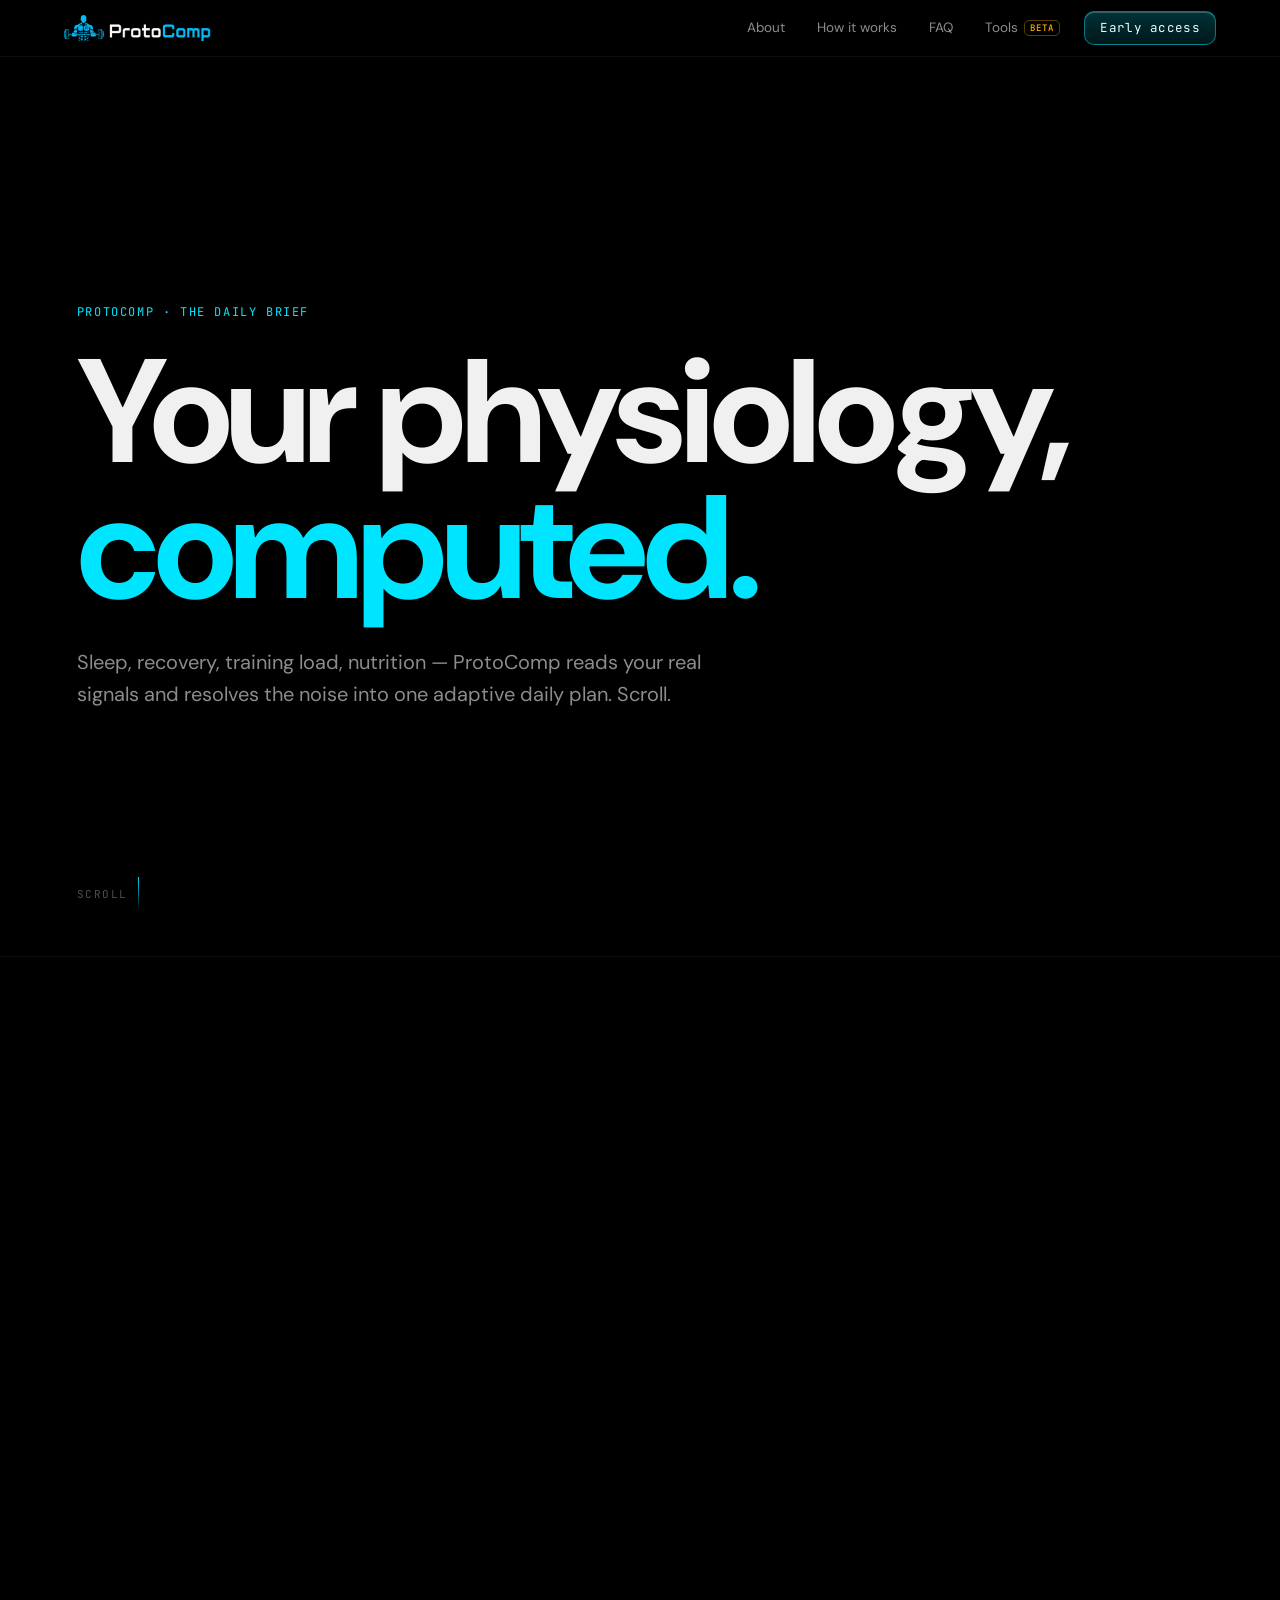
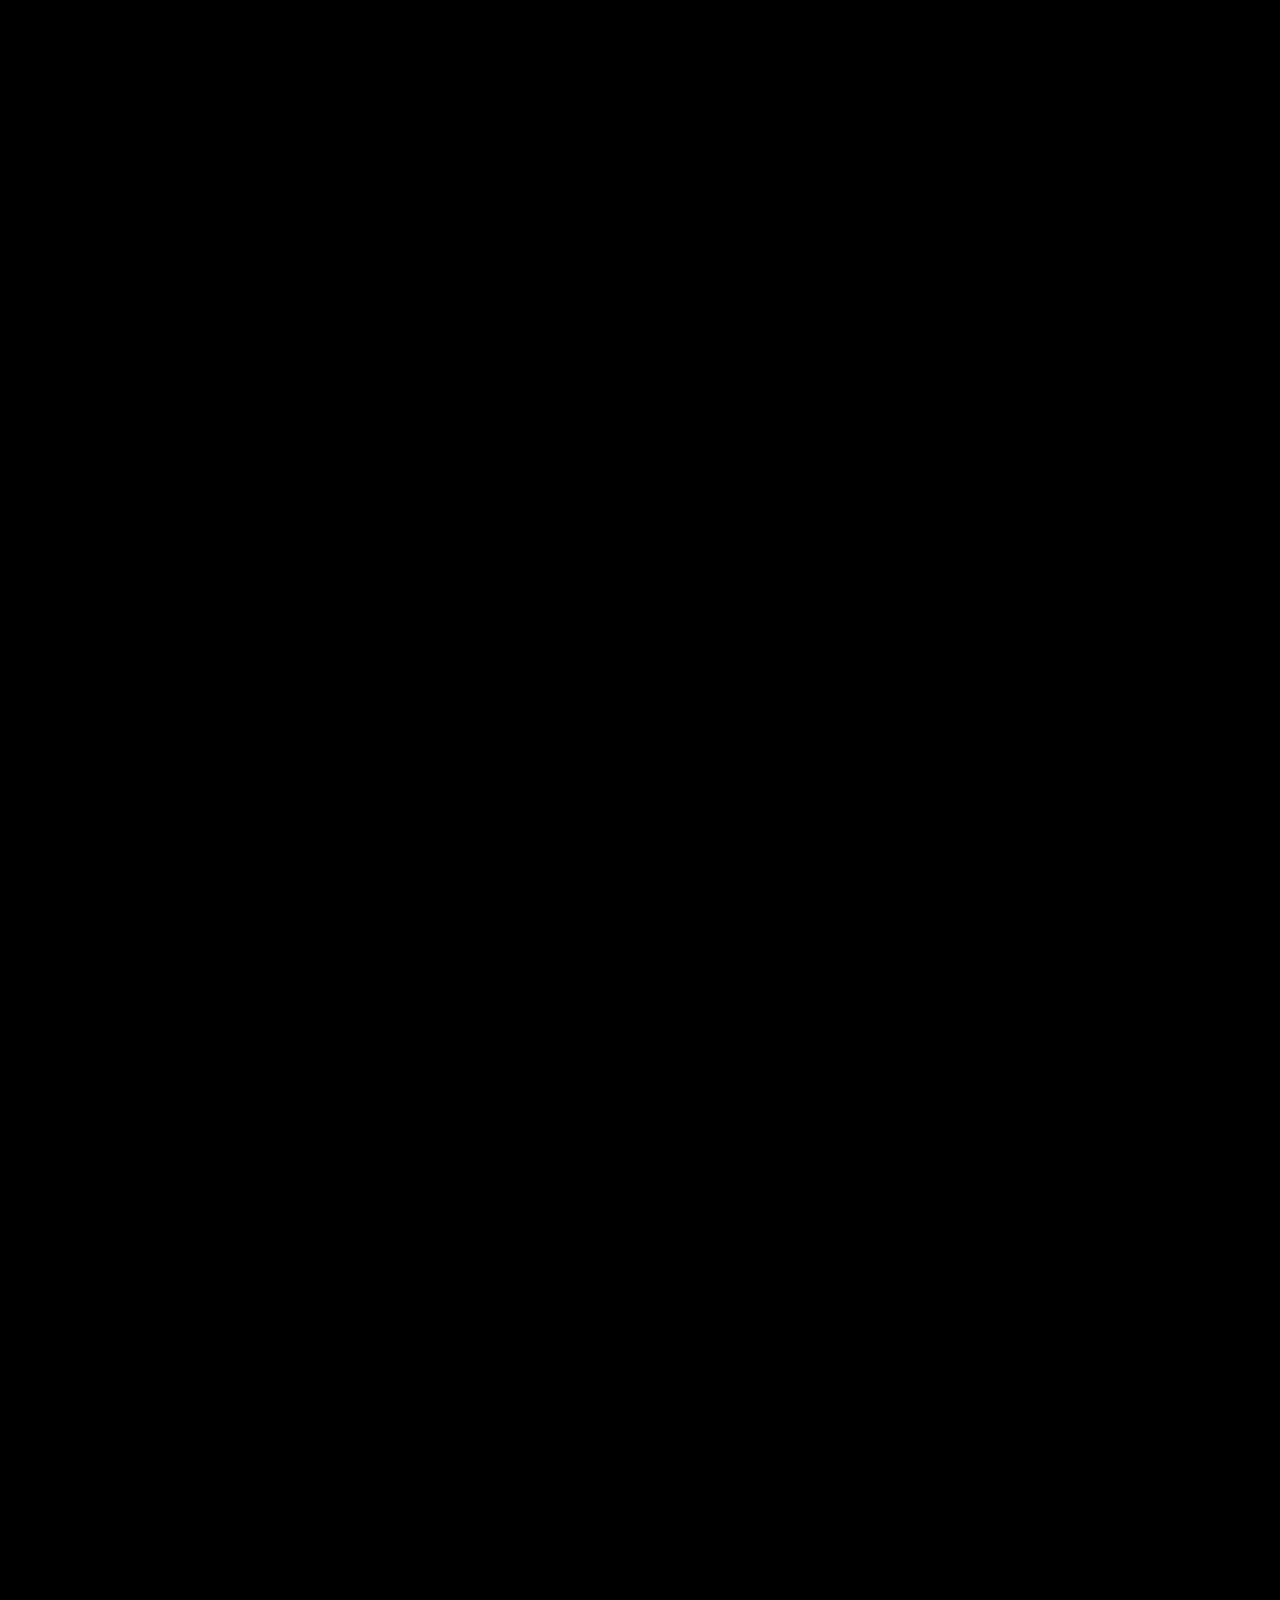
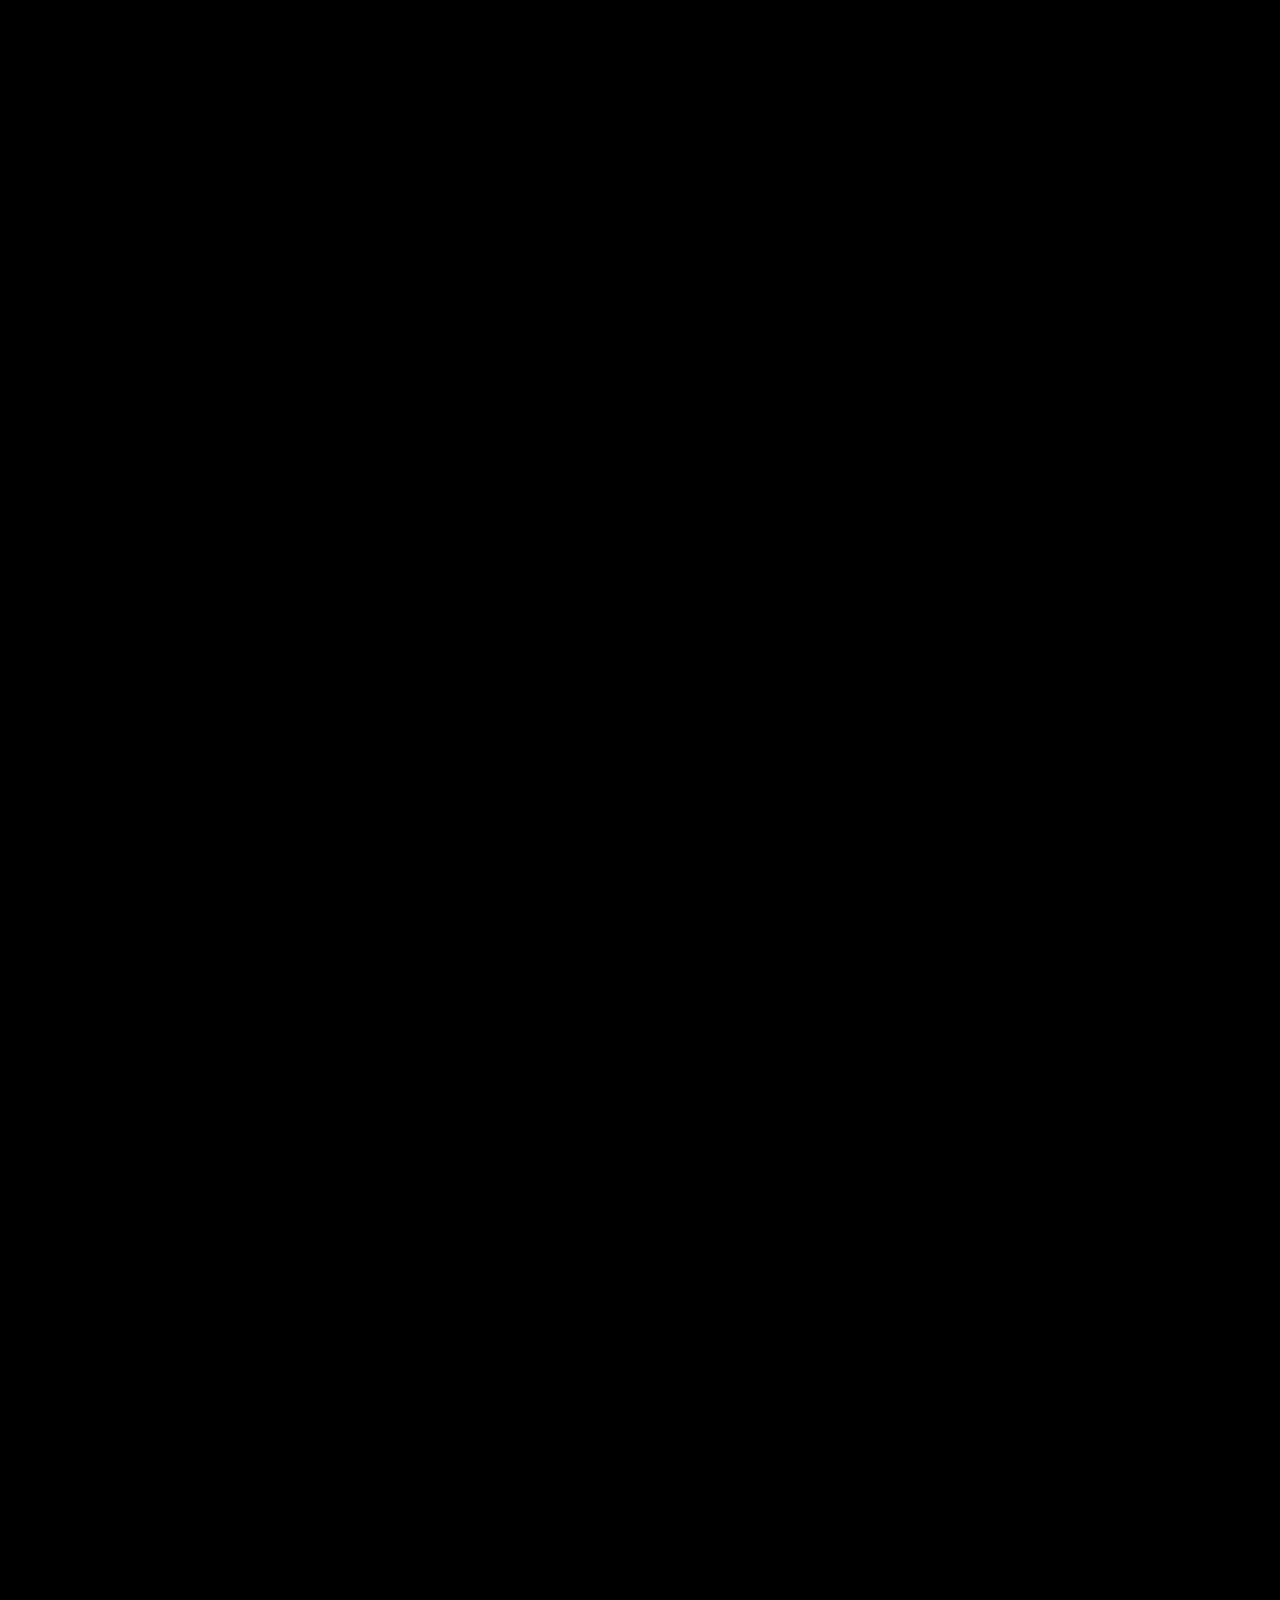
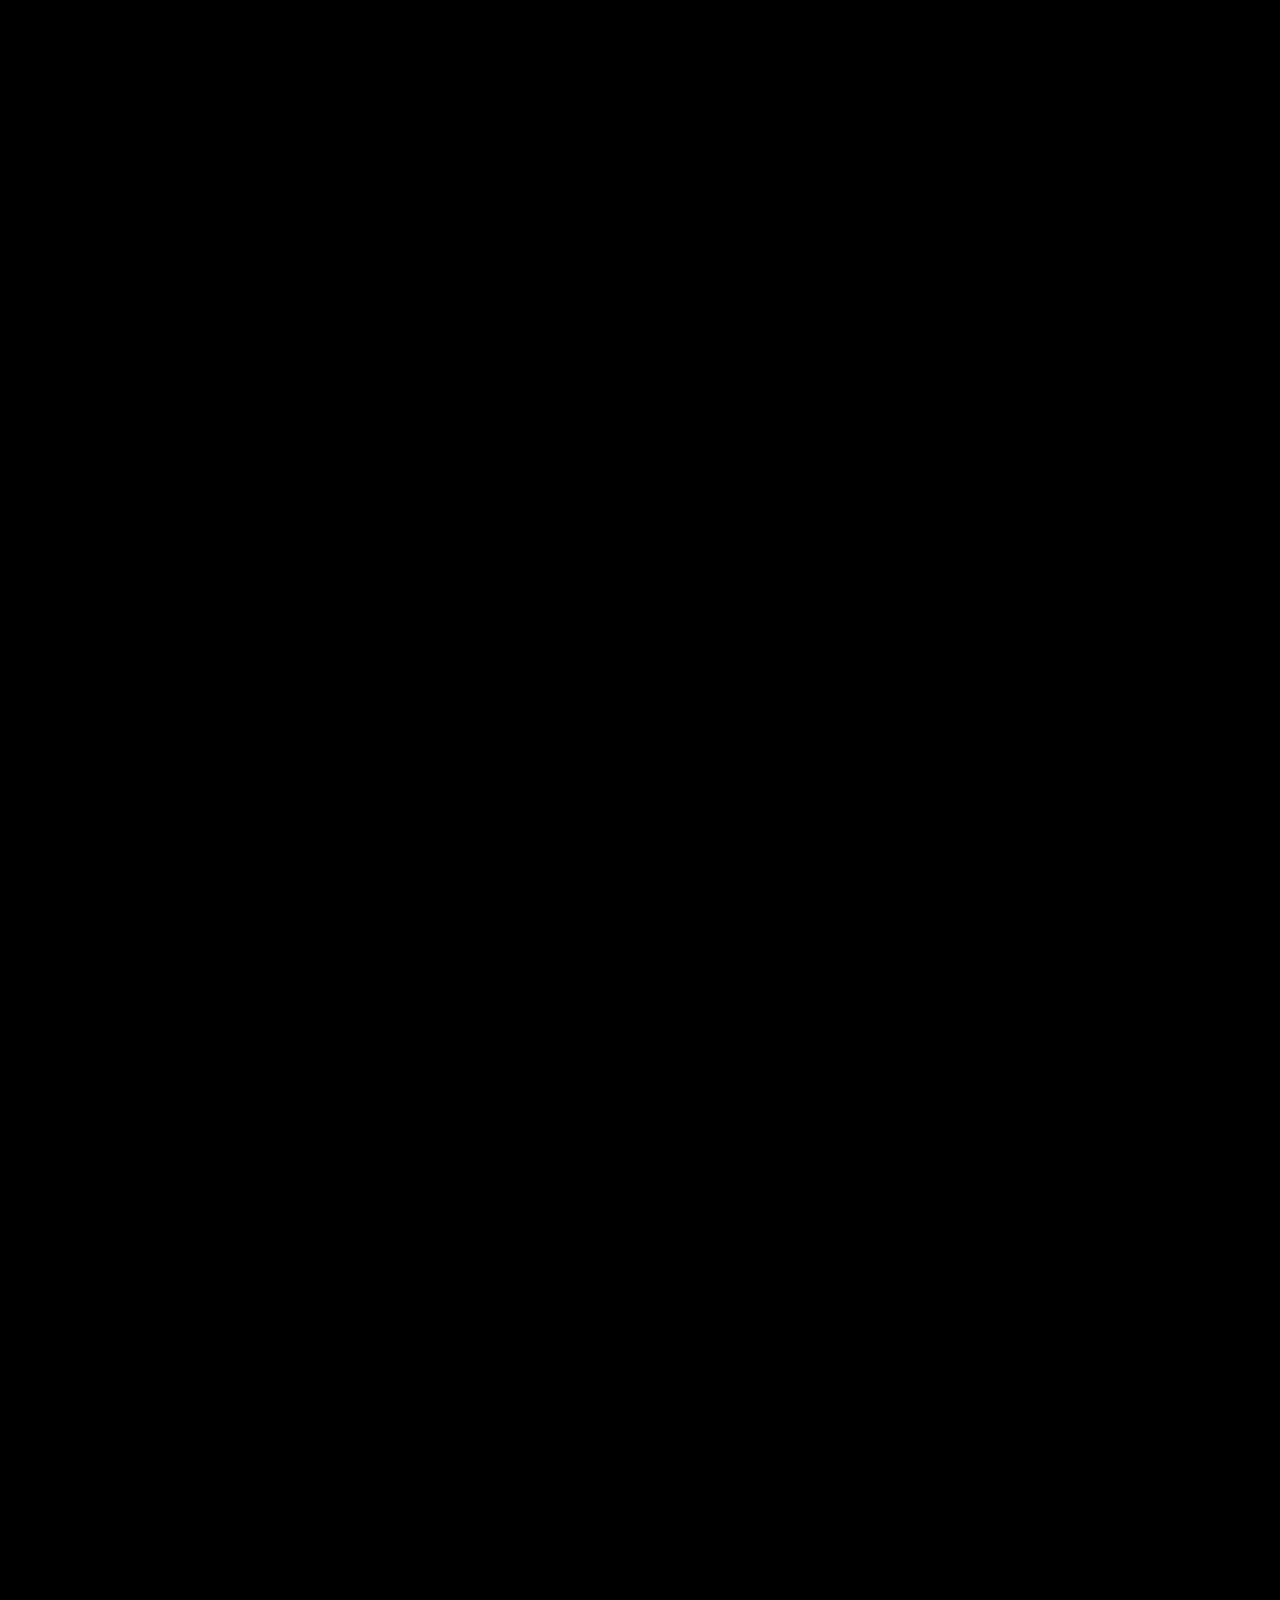
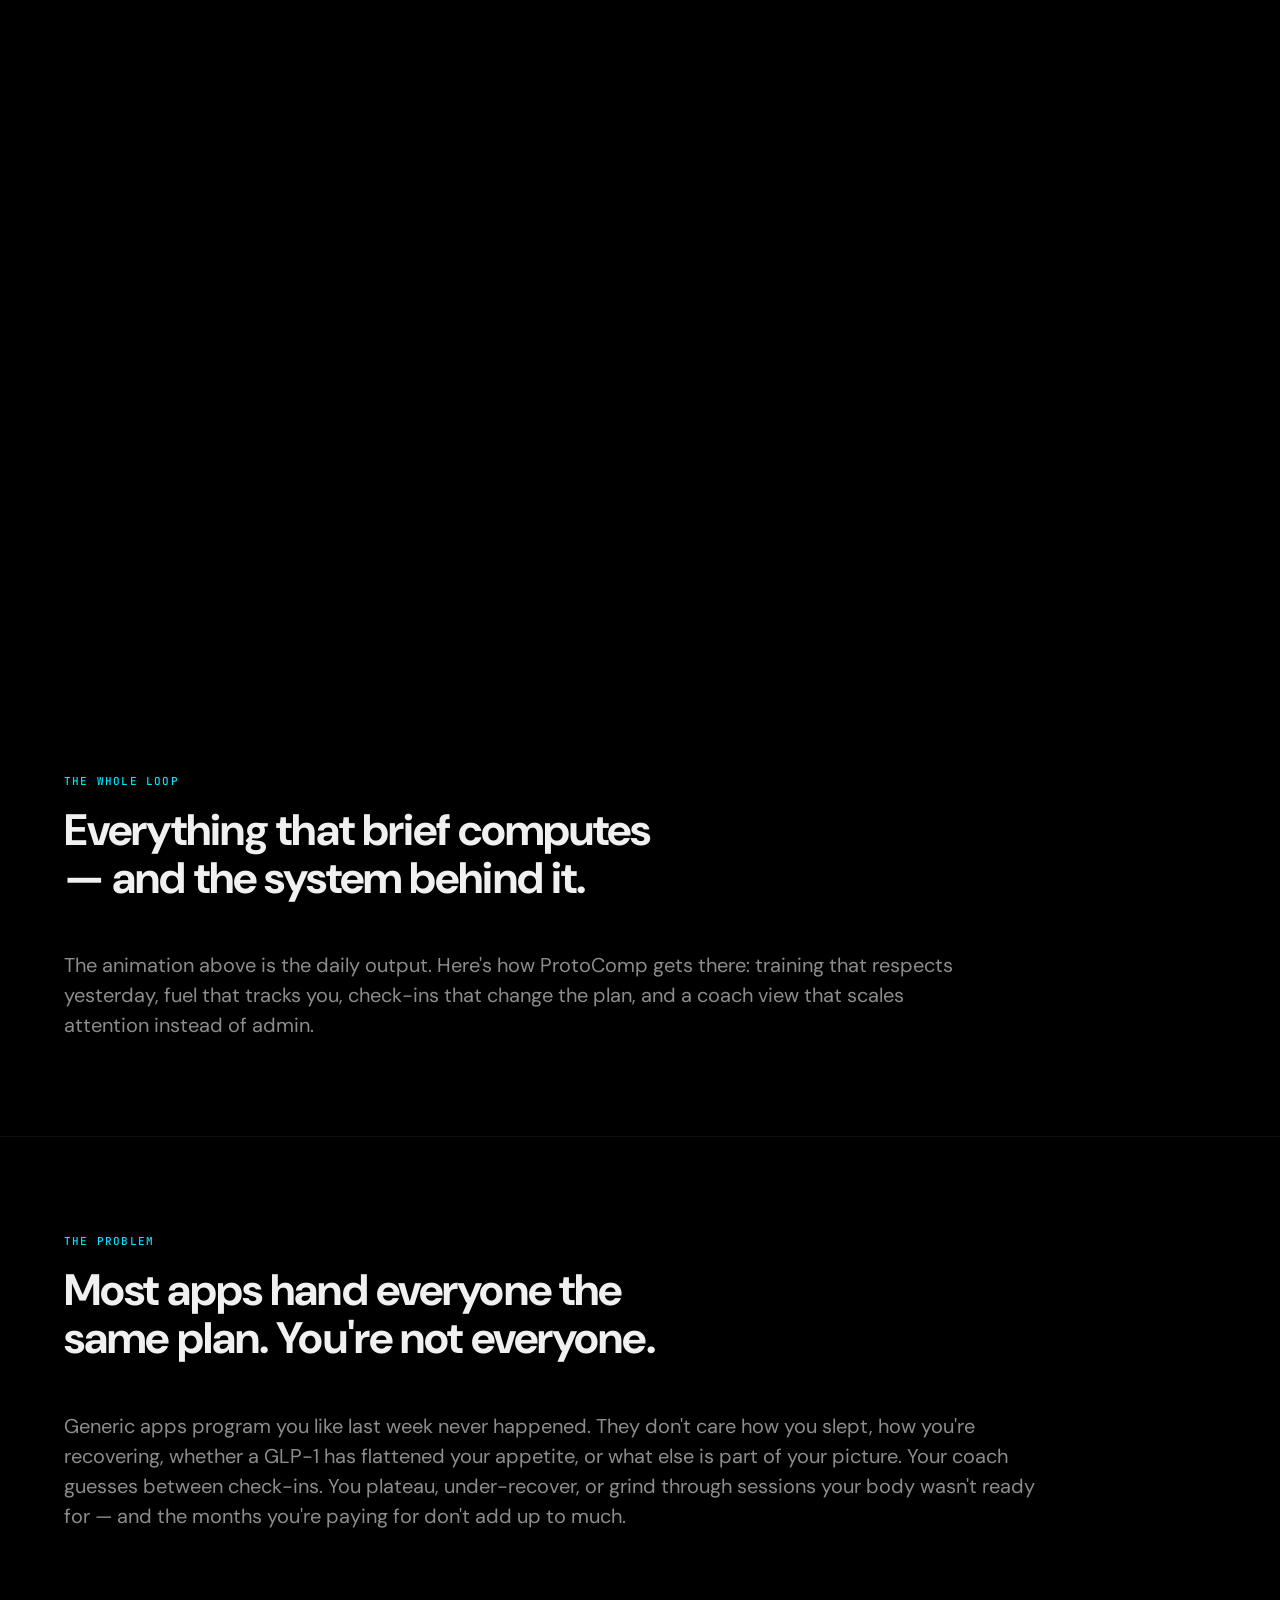
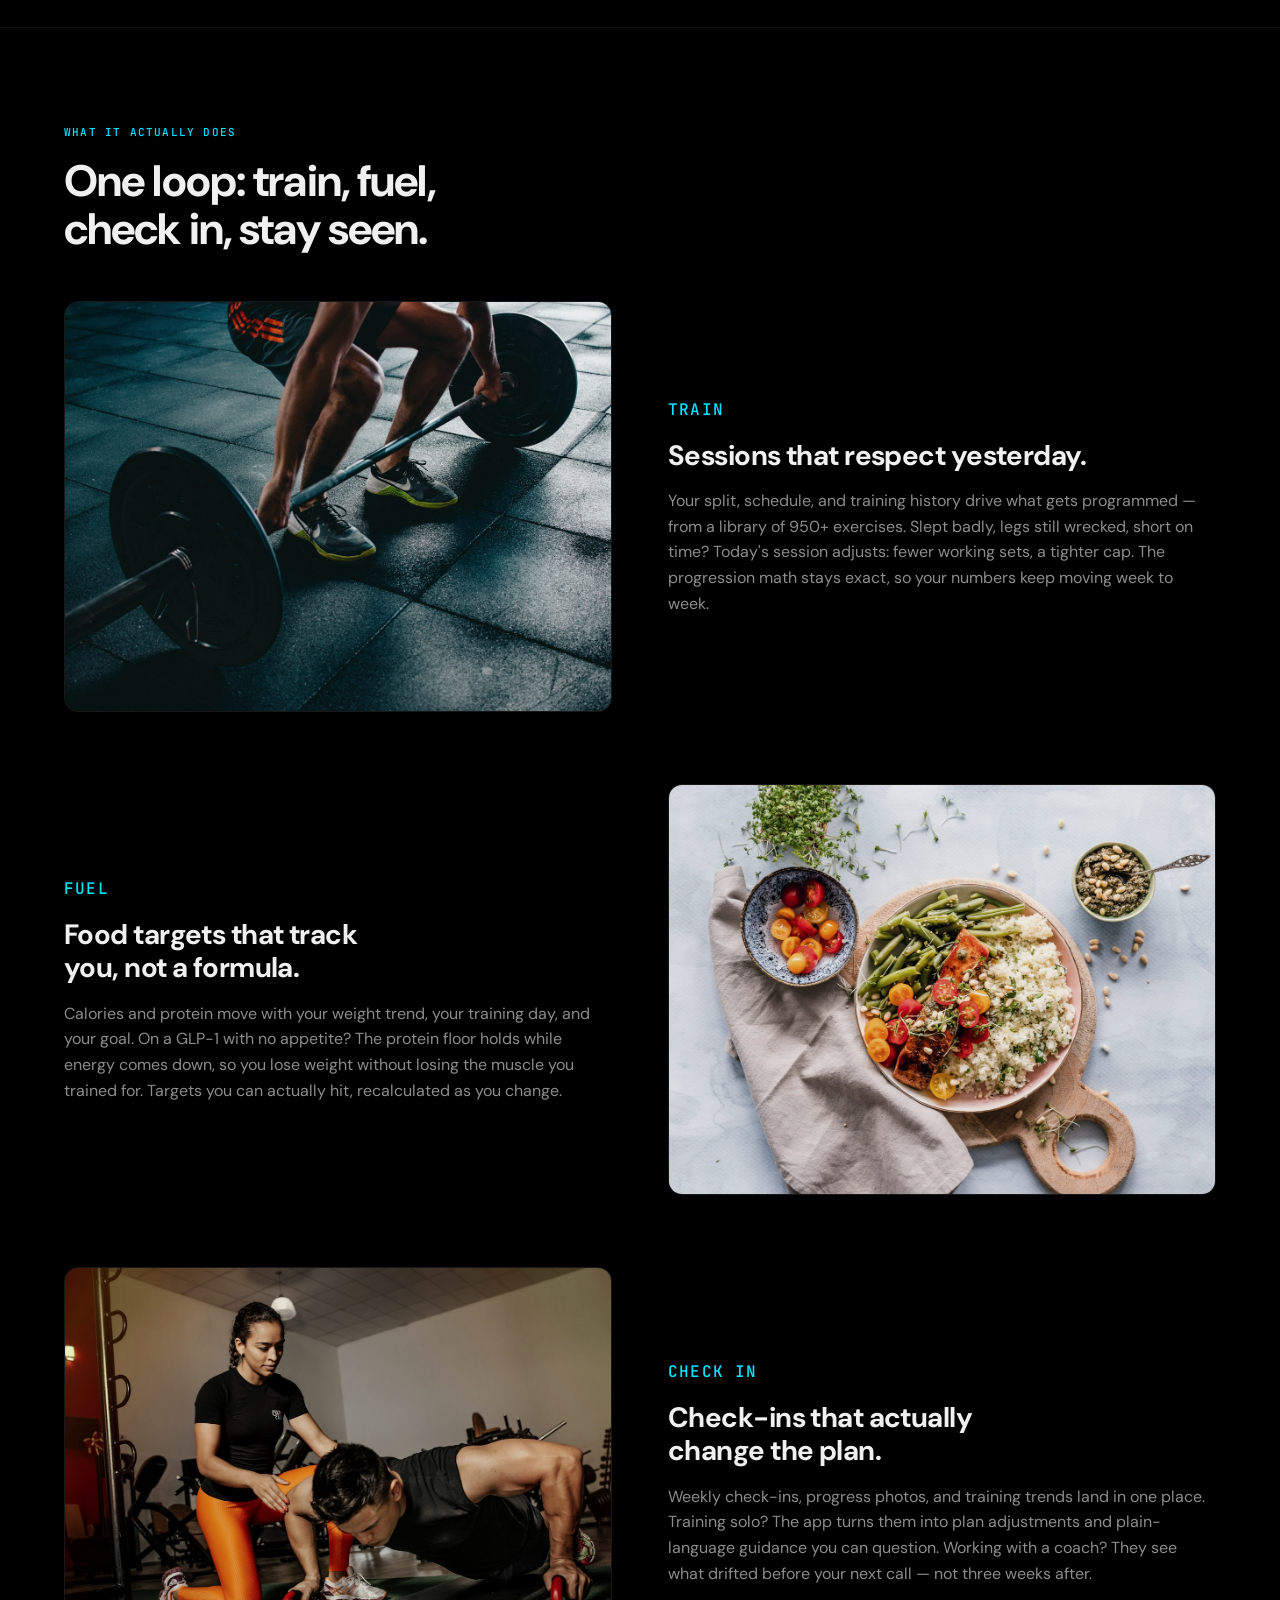
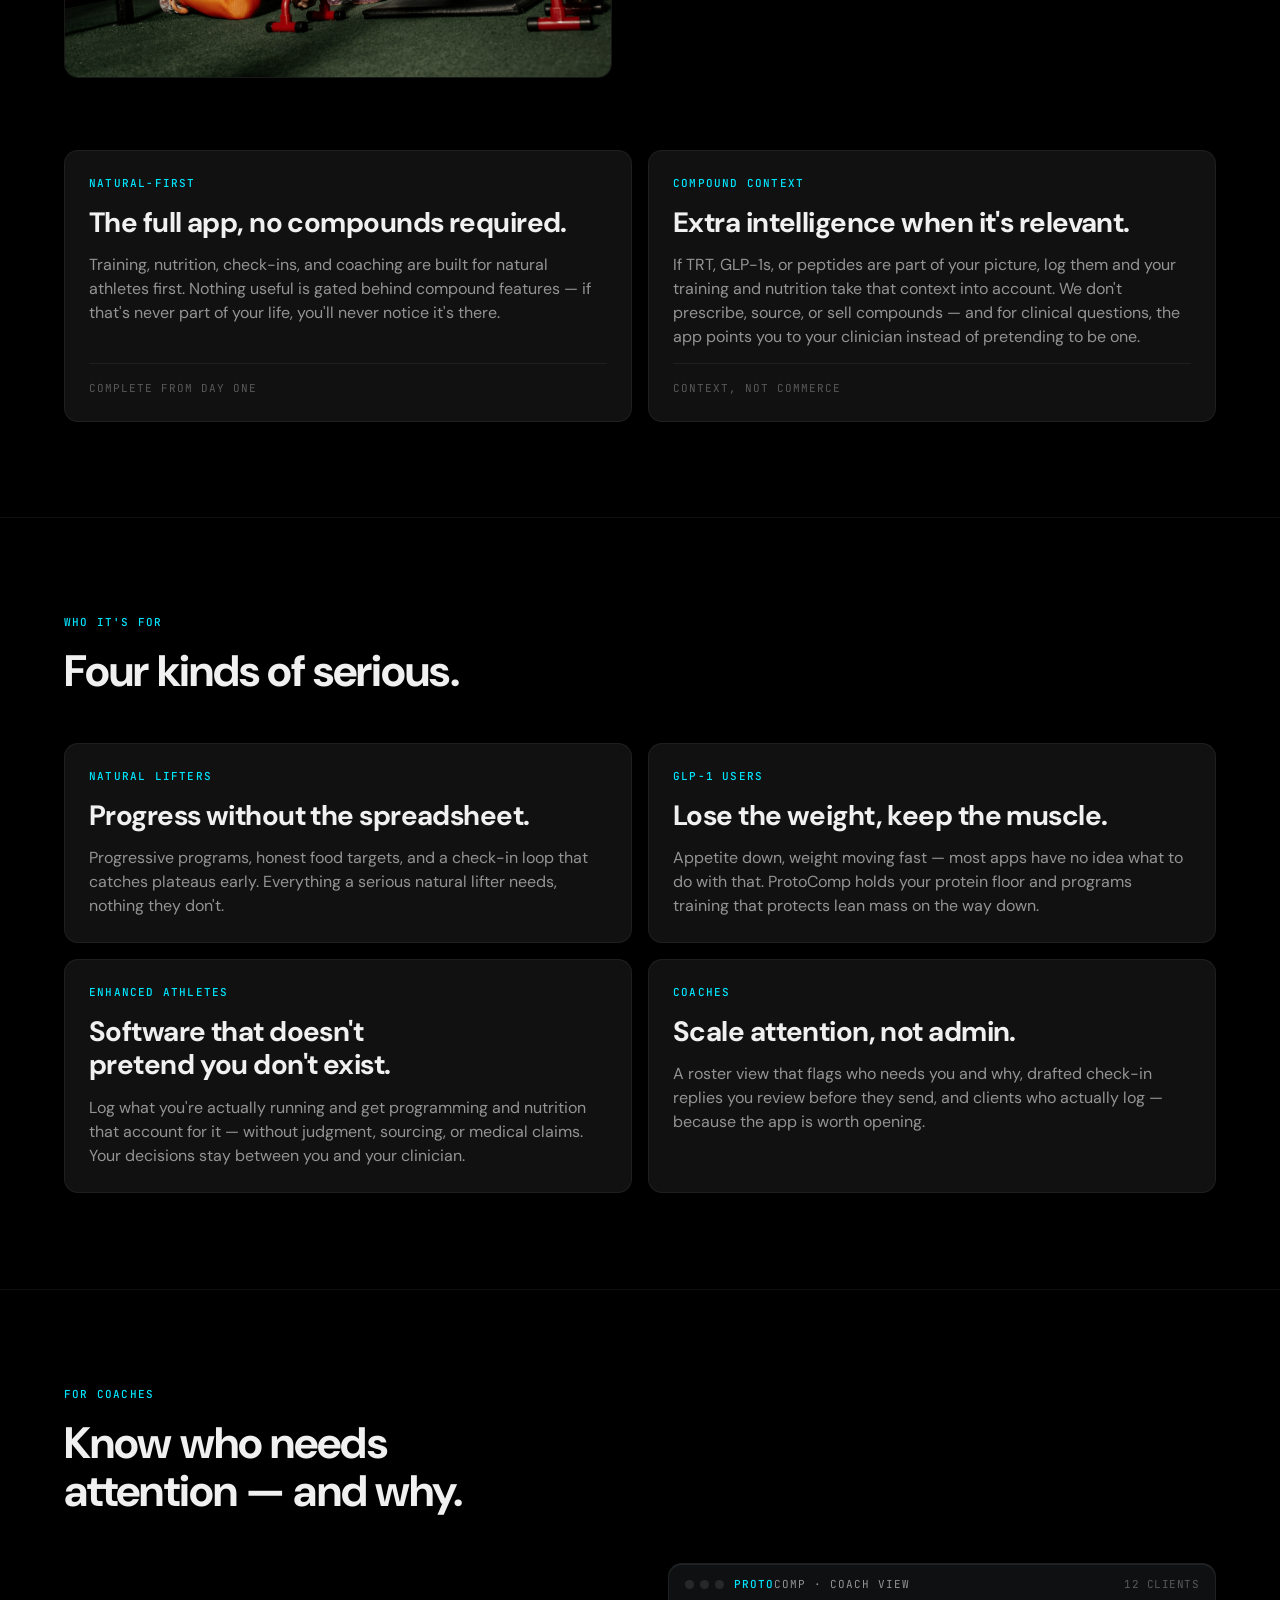
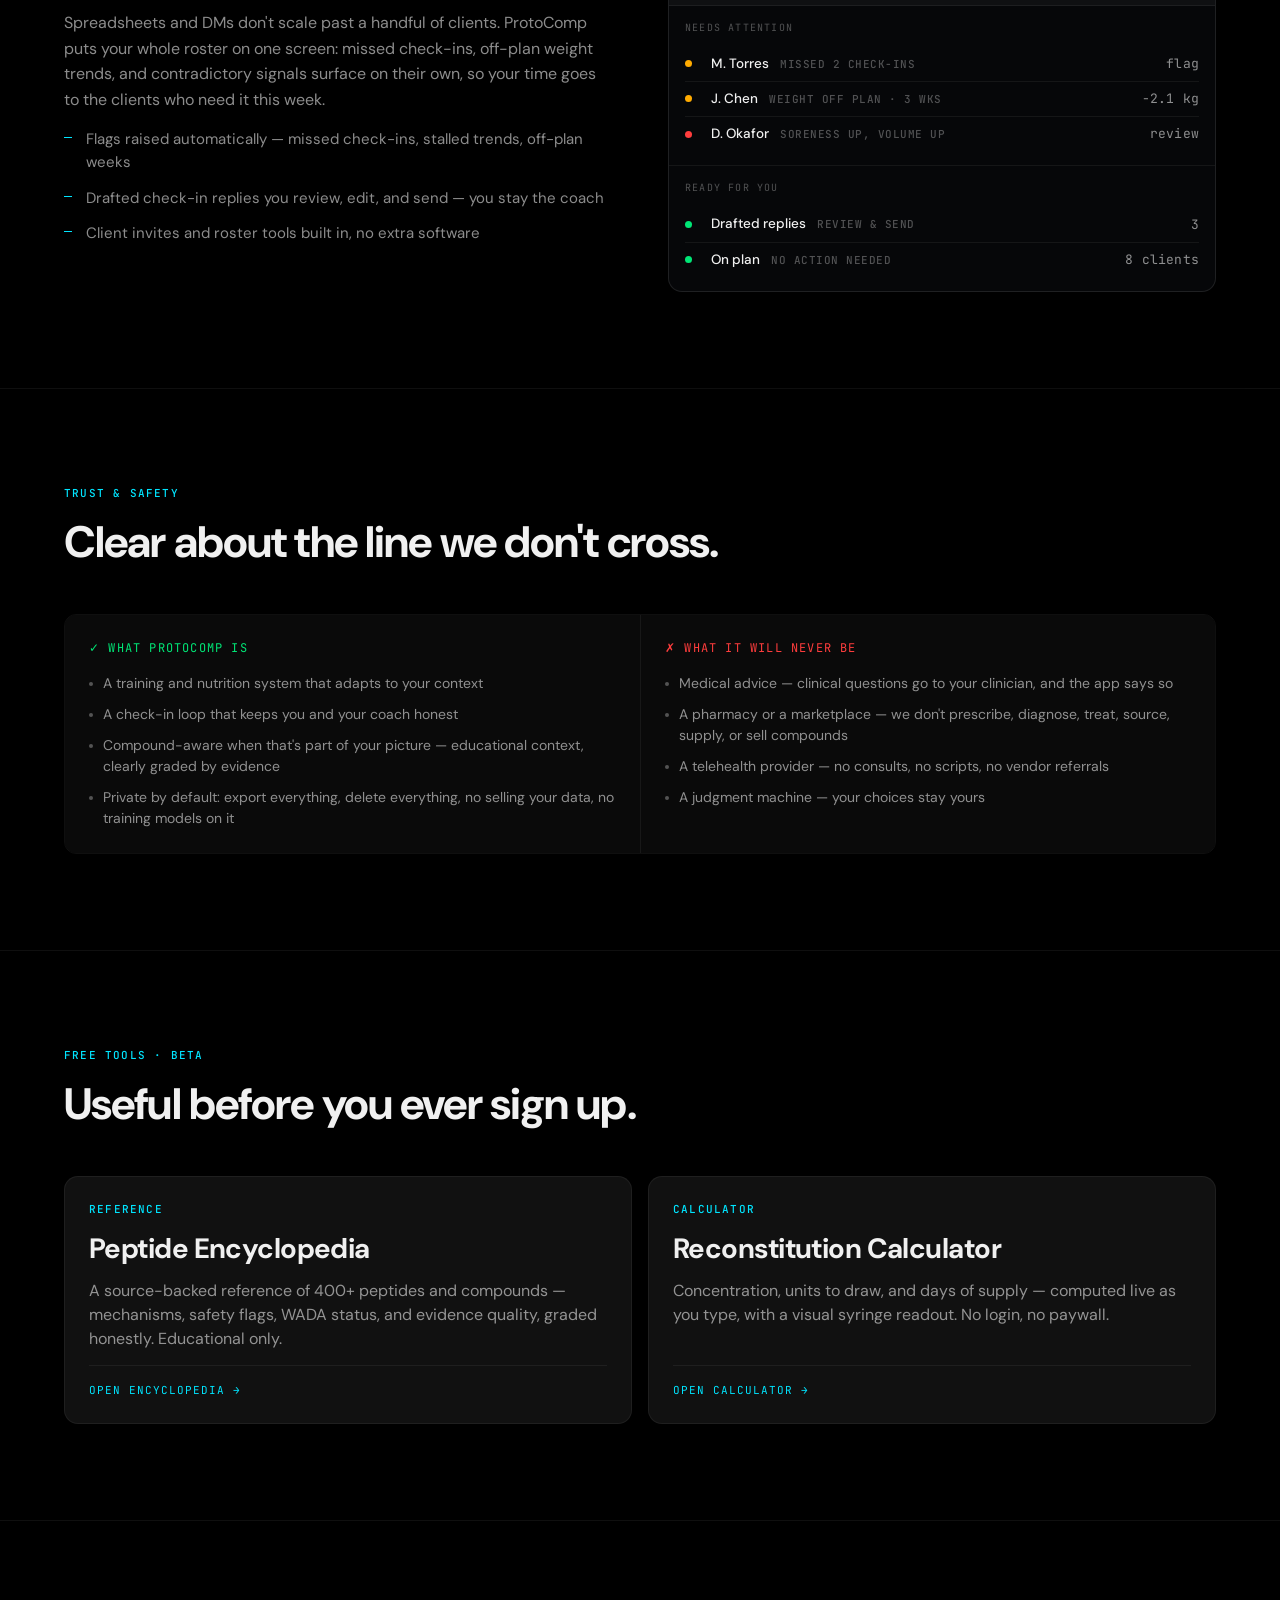
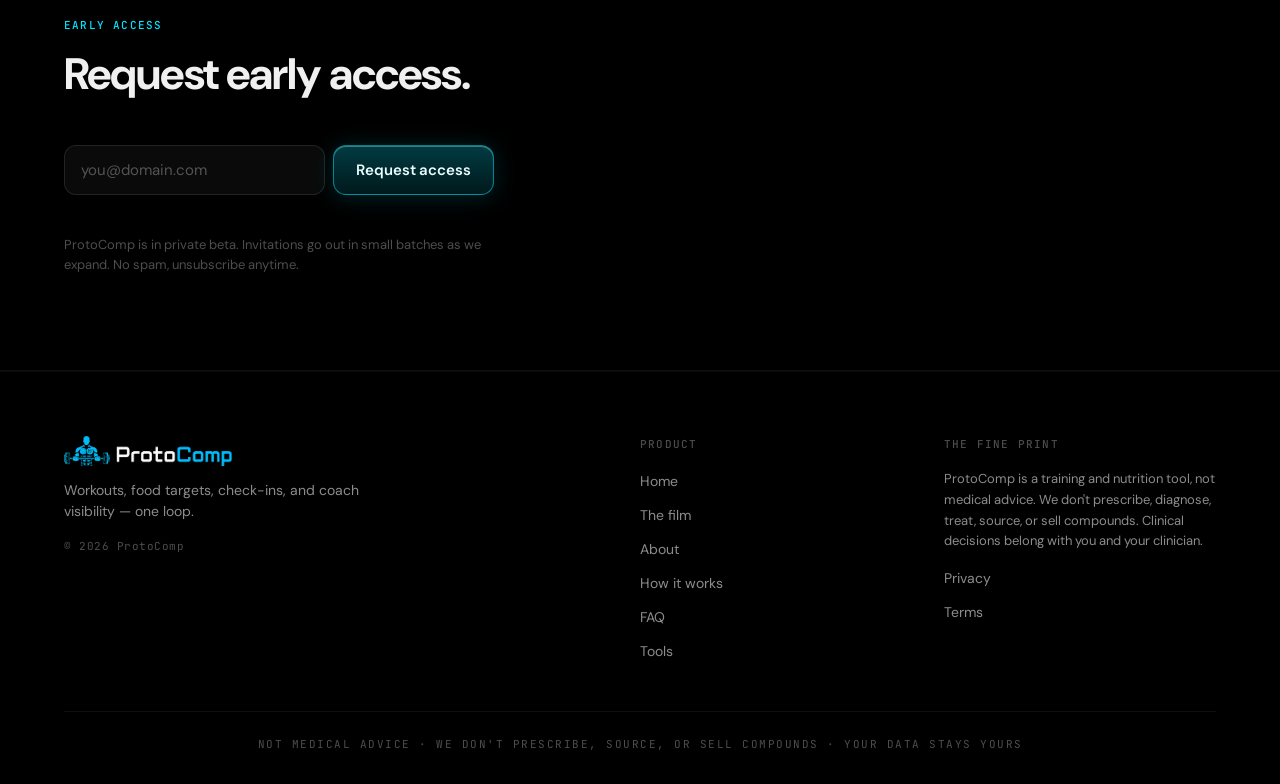
<file: landing.html>
<!DOCTYPE html>
<html lang="en">
<head>
  <meta charset="UTF-8" />
  <meta name="viewport" content="width=device-width, initial-scale=1.0" />
  <title>ProtoComp — Your physiology, computed</title>
  <meta name="description" content="Sleep, recovery, training load, and nutrition — ProtoComp reads your real signals and resolves them into one adaptive daily plan." />
  <link rel="preconnect" href="https://fonts.googleapis.com" />
  <link rel="preconnect" href="https://fonts.gstatic.com" crossorigin />
  <link href="https://fonts.googleapis.com/css2?family=DM+Sans:wght@400;500;600;700&family=JetBrains+Mono:wght@400;500;600&display=swap" rel="stylesheet" />
  <link rel="icon" type="image/png" sizes="32x32" href="/assets/brand/favicon-32.png" />
  <link rel="apple-touch-icon" href="/assets/brand/apple-touch-icon.png" />
  <meta name="theme-color" content="#000000" />
  <link rel="canonical" href="https://protocomp.health/landing" />
  <meta property="og:type" content="website" />
  <meta property="og:site_name" content="ProtoComp" />
  <meta property="og:title" content="ProtoComp — Your physiology, computed" />
  <meta property="og:description" content="One adaptive loop that reads your real signals — training, fuel, recovery, coach." />
  <meta property="og:url" content="https://protocomp.health/landing" />
  <meta property="og:image" content="https://protocomp.health/assets/brand/og-image.png" />
  <meta property="og:image:width" content="1200" />
  <meta property="og:image:height" content="630" />
  <meta name="twitter:card" content="summary_large_image" />
  <meta name="twitter:title" content="ProtoComp — Your physiology, computed" />
  <meta name="twitter:description" content="One adaptive loop that reads your real signals — training, fuel, recovery, coach." />
  <meta name="twitter:image" content="https://protocomp.health/assets/brand/og-image.png" />
  <link rel="preload" as="image" href="/assets/landing/frames/frame_0001.webp" />
  <link rel="stylesheet" href="styles.css" />
  <link rel="stylesheet" href="/assets/landing.css?v=6" />
  <noscript><style>#loader{display:none!important}.canvas-wrap{clip-path:none}#scroll-container{height:auto}.scroll-section{position:relative;visibility:visible;min-height:70vh;background:rgba(0,0,0,.5)}</style></noscript>
</head>
<body data-screen-label="Landing">
  <!-- Nav -->
  <nav class="nav">
    <div class="nav-inner">
      <a href="/" class="nav-brand"><img src="/assets/brand/logo-lockup.png" alt="ProtoComp" /></a>
      <div class="nav-links">
        <a href="/about">About</a>
        <a href="/tech">How it works</a>
        <a href="/faq">FAQ</a>
        <a href="/tools">Tools<span class="beta">beta</span></a>
        <a href="#waitlist" class="nav-cta">Early access</a>
      </div>
      <button class="nav-toggle" type="button" aria-label="Menu" aria-expanded="false"></button>
    </div>
  </nav>

  <!-- Loader -->
  <div id="loader">
    <span class="loader-brand">ProtoComp</span>
    <div id="loader-bar-track"><div id="loader-bar"></div></div>
    <span id="loader-percent">0%</span>
  </div>

  <!-- Hero -->
  <section class="hero-standalone">
    <p class="section-label">ProtoComp · the daily brief</p>
    <h1 class="hero-heading"><span class="word">Your</span> <span class="word">physiology,</span> <span class="word accent">computed.</span></h1>
    <p class="hero-tagline">Sleep, recovery, training load, nutrition — ProtoComp reads your real signals and resolves the noise into one adaptive daily plan. Scroll.</p>
    <div class="scroll-indicator">Scroll</div>
  </section>

  <!-- Fixed video canvas -->
  <div class="canvas-wrap"><canvas id="canvas" aria-hidden="true"></canvas></div>
  <div id="dark-overlay" aria-hidden="true"></div>

  <!-- Marquee -->
  <div class="marquee-wrap" data-scroll-speed="-28" aria-hidden="true">
    <div class="marquee-text">TRAIN&nbsp;·&nbsp;FUEL&nbsp;·&nbsp;RECOVER&nbsp;·&nbsp;COACH&nbsp;·&nbsp;TRAIN&nbsp;·&nbsp;FUEL&nbsp;·&nbsp;RECOVER&nbsp;·&nbsp;COACH&nbsp;·&nbsp;</div>
  </div>

  <!-- Scroll story -->
  <div id="scroll-container">
    <section class="scroll-section align-left" data-enter="13" data-leave="30" data-animation="slide-left">
      <div class="section-inner">
        <span class="section-label">01 / Training</span>
        <h2 class="section-heading">Training that bends to your readiness.</h2>
        <p class="section-body">Sleep, HRV, and recovery roll into a readiness score every morning. On a rough day, ProtoComp trims volume and intensity automatically — you still train, without digging a hole you'll pay for later.</p>
      </div>
    </section>

    <section class="scroll-section align-right" data-enter="32" data-leave="49" data-animation="slide-right">
      <div class="section-inner">
        <span class="section-label">02 / Nutrition</span>
        <h2 class="section-heading">Fuel matched to the day.</h2>
        <p class="section-body">Energy and macros recalculate against your goal, your training load, and context like GLP-1 use. Protein stays protected as a floor, so what matters never gets cut.</p>
      </div>
    </section>

    <section class="scroll-section align-left" data-enter="51" data-leave="66" data-animation="scale-up">
      <div class="section-inner">
        <span class="section-label">03 / Recovery</span>
        <h2 class="section-heading">Every signal, in one loop.</h2>
        <p class="section-body">Sleep, HRV, soreness, stress — the inputs that actually move the needle feed one system instead of five disconnected apps that never talk to each other.</p>
      </div>
    </section>

    <section class="scroll-section section-stats" data-enter="69" data-leave="84" data-animation="stagger-up">
      <div class="section-inner">
        <div class="stats-grid">
          <div class="stat"><span class="stat-number" data-value="72" data-decimals="0">0</span><span class="stat-label">Readiness score</span></div>
          <div class="stat"><span><span class="stat-prefix">−</span><span class="stat-number" data-value="15" data-decimals="0">0</span><span class="stat-suffix">%</span></span><span class="stat-label">Volume auto-adjusted</span></div>
          <div class="stat"><span><span class="stat-number" data-value="180" data-decimals="0">0</span><span class="stat-suffix">g</span></span><span class="stat-label">Protein floor held</span></div>
          <div class="stat"><span class="stat-number" data-value="6" data-decimals="0">0</span><span class="stat-label">Signals fused</span></div>
        </div>
      </div>
    </section>

    <section class="scroll-section align-right" data-enter="86" data-leave="98" data-animation="clip-reveal">
      <div class="section-inner">
        <span class="section-label">04 / Coach</span>
        <h2 class="section-heading">Your coach, amplified.</h2>
        <p class="section-body">ProtoComp drafts the check-in replies and flags who needs attention — coaches spend minutes where they used to spend hours. You review, adjust, and send.</p>
      </div>
    </section>
  </div>

  <!-- ═══════════ Full site content ═══════════ -->
  <main id="site-content">
    <section>
      <div class="container">
        <div class="section-head">
          <p class="eyebrow">The whole loop</p>
          <h2>Everything that brief computes — and the system behind it.</h2>
        </div>
        <p class="lead" style="max-width: 66ch;">The animation above is the daily output. Here's how ProtoComp gets there: training that respects yesterday, fuel that tracks you, check-ins that change the plan, and a coach view that scales attention instead of admin.</p>
      </div>
    </section>

    <!-- Problem -->
    <section>
      <div class="container">
        <div class="section-head">
          <p class="eyebrow">The problem</p>
          <h2>Most apps hand everyone the same plan. You're not everyone.</h2>
        </div>
        <p class="lead" style="max-width: 70ch;">
          Generic apps program you like last week never happened. They don't care how you slept, how you're recovering, whether a GLP-1 has flattened your appetite, or what else is part of your picture. Your coach guesses between check-ins. You plateau, under-recover, or grind through sessions your body wasn't ready for — and the months you're paying for don't add up to much.
        </p>
      </div>
    </section>

    <!-- What it actually does -->
    <section>
      <div class="container">
        <div class="section-head">
          <p class="eyebrow">What it actually does</p>
          <h2>One loop: train, fuel, check in, stay seen.</h2>
        </div>

        <div class="feature-row">
          <div class="feature-media">
            <img src="assets/img/training-deadlift.jpg" alt="Lifter setting up for a deadlift on a dark gym floor" loading="lazy" />
          </div>
          <div class="feature-copy">
            <p class="eyebrow">Train</p>
            <h3>Sessions that respect yesterday.</h3>
            <p>Your split, schedule, and training history drive what gets programmed — from a library of 950+ exercises. Slept badly, legs still wrecked, short on time? Today's session adjusts: fewer working sets, a tighter cap. The progression math stays exact, so your numbers keep moving week to week.</p>
          </div>
        </div>

        <div class="feature-row flip">
          <div class="feature-media">
            <img src="assets/img/nutrition-plate.jpg" alt="Plate of salmon, couscous, and green vegetables" loading="lazy" />
          </div>
          <div class="feature-copy">
            <p class="eyebrow">Fuel</p>
            <h3>Food targets that track you, not a formula.</h3>
            <p>Calories and protein move with your weight trend, your training day, and your goal. On a GLP-1 with no appetite? The protein floor holds while energy comes down, so you lose weight without losing the muscle you trained for. Targets you can actually hit, recalculated as you change.</p>
          </div>
        </div>

        <div class="feature-row">
          <div class="feature-media">
            <img src="assets/img/coach-client.jpg" alt="Coach correcting a client's push-up form in a gym" loading="lazy" />
          </div>
          <div class="feature-copy">
            <p class="eyebrow">Check in</p>
            <h3>Check-ins that actually change the plan.</h3>
            <p>Weekly check-ins, progress photos, and training trends land in one place. Training solo? The app turns them into plan adjustments and plain-language guidance you can question. Working with a coach? They see what drifted before your next call — not three weeks after.</p>
          </div>
        </div>

        <div class="grid-2" style="margin-top: 72px;">
          <article class="card">
            <p class="eyebrow">Natural-first</p>
            <h3>The full app, no compounds required.</h3>
            <p>Training, nutrition, check-ins, and coaching are built for natural athletes first. Nothing useful is gated behind compound features — if that's never part of your life, you'll never notice it's there.</p>
            <div class="card-footer">Complete from day one</div>
          </article>
          <article class="card">
            <p class="eyebrow">Compound context</p>
            <h3>Extra intelligence when it's relevant.</h3>
            <p>If TRT, GLP-1s, or peptides are part of your picture, log them and your training and nutrition take that context into account. We don't prescribe, source, or sell compounds — and for clinical questions, the app points you to your clinician instead of pretending to be one.</p>
            <div class="card-footer">Context, not commerce</div>
          </article>
        </div>
      </div>
    </section>

    <!-- Who it's for -->
    <section>
      <div class="container">
        <div class="section-head">
          <p class="eyebrow">Who it's for</p>
          <h2>Four kinds of serious.</h2>
        </div>
        <div class="grid-2">
          <article class="card">
            <p class="eyebrow">Natural lifters</p>
            <h3>Progress without the spreadsheet.</h3>
            <p>Progressive programs, honest food targets, and a check-in loop that catches plateaus early. Everything a serious natural lifter needs, nothing they don't.</p>
          </article>
          <article class="card">
            <p class="eyebrow">GLP-1 users</p>
            <h3>Lose the weight, keep the muscle.</h3>
            <p>Appetite down, weight moving fast — most apps have no idea what to do with that. ProtoComp holds your protein floor and programs training that protects lean mass on the way down.</p>
          </article>
          <article class="card">
            <p class="eyebrow">Enhanced athletes</p>
            <h3>Software that doesn't pretend you don't exist.</h3>
            <p>Log what you're actually running and get programming and nutrition that account for it — without judgment, sourcing, or medical claims. Your decisions stay between you and your clinician.</p>
          </article>
          <article class="card">
            <p class="eyebrow">Coaches</p>
            <h3>Scale attention, not admin.</h3>
            <p>A roster view that flags who needs you and why, drafted check-in replies you review before they send, and clients who actually log — because the app is worth opening.</p>
          </article>
        </div>
      </div>
    </section>

    <!-- Coaches -->
    <section>
      <div class="container">
        <div class="section-head">
          <p class="eyebrow">For coaches</p>
          <h2>Know who needs attention — and why.</h2>
        </div>
        <div class="feature-row">
          <div class="feature-copy">
            <p style="font-size: 16px; line-height: 1.6; max-width: 54ch;">
              Spreadsheets and DMs don't scale past a handful of clients. ProtoComp puts your whole roster on one screen: missed check-ins, off-plan weight trends, and contradictory signals surface on their own, so your time goes to the clients who need it this week.
            </p>
            <ul class="bullets">
              <li>Flags raised automatically — missed check-ins, stalled trends, off-plan weeks</li>
              <li>Drafted check-in replies you review, edit, and send — you stay the coach</li>
              <li>Client invites and roster tools built in, no extra software</li>
            </ul>
          </div>
          <div class="console" role="img" aria-label="ProtoComp coach view: clients flagged for attention">
            <div class="console-bar">
              <div class="dots" aria-hidden="true"><i></i><i></i><i></i></div>
              <span class="console-title"><b>proto</b>comp · coach view</span>
              <span class="console-meta">12 CLIENTS</span>
            </div>
            <div class="console-section">
              <p class="console-label">Needs attention</p>
              <div class="cmp-row">
                <span class="cmp-dot amber" aria-hidden="true"></span>
                <span class="cmp-name">M. Torres <span>missed 2 check-ins</span></span>
                <span class="cmp-dose">flag</span>
              </div>
              <div class="cmp-row">
                <span class="cmp-dot amber" aria-hidden="true"></span>
                <span class="cmp-name">J. Chen <span>weight off plan · 3 wks</span></span>
                <span class="cmp-dose">−2.1 kg</span>
              </div>
              <div class="cmp-row">
                <span class="cmp-dot red" aria-hidden="true" style="background: var(--red);"></span>
                <span class="cmp-name">D. Okafor <span>soreness up, volume up</span></span>
                <span class="cmp-dose">review</span>
              </div>
            </div>
            <div class="console-section">
              <p class="console-label">Ready for you</p>
              <div class="cmp-row">
                <span class="cmp-dot green" aria-hidden="true"></span>
                <span class="cmp-name">Drafted replies <span>review &amp; send</span></span>
                <span class="cmp-dose" data-count="3">3</span>
              </div>
              <div class="cmp-row">
                <span class="cmp-dot green" aria-hidden="true"></span>
                <span class="cmp-name">On plan <span>no action needed</span></span>
                <span class="cmp-dose" data-count="8" data-suffix=" clients">8 clients</span>
              </div>
            </div>
          </div>
        </div>
      </div>
    </section>

    <!-- Trust & safety -->
    <section>
      <div class="container">
        <div class="section-head">
          <p class="eyebrow">Trust &amp; safety</p>
          <h2>Clear about the line we don't cross.</h2>
        </div>
        <div class="does-grid">
          <div class="does-col">
            <p class="does-head yes">✓ What ProtoComp is</p>
            <ul class="does-list">
              <li>A training and nutrition system that adapts to your context</li>
              <li>A check-in loop that keeps you and your coach honest</li>
              <li>Compound-aware when that's part of your picture — educational context, clearly graded by evidence</li>
              <li>Private by default: export everything, delete everything, no selling your data, no training models on it</li>
            </ul>
          </div>
          <div class="does-col">
            <p class="does-head no">✗ What it will never be</p>
            <ul class="does-list">
              <li>Medical advice — clinical questions go to your clinician, and the app says so</li>
              <li>A pharmacy or a marketplace — we don't prescribe, diagnose, treat, source, supply, or sell compounds</li>
              <li>A telehealth provider — no consults, no scripts, no vendor referrals</li>
              <li>A judgment machine — your choices stay yours</li>
            </ul>
          </div>
        </div>
      </div>
    </section>

    <!-- Free tools -->
    <section>
      <div class="container">
        <div class="section-head">
          <p class="eyebrow">Free tools · beta</p>
          <h2>Useful before you ever sign up.</h2>
        </div>
        <div class="grid-2">
          <a href="/peptides" class="card card-link" style="text-decoration: none;">
            <p class="eyebrow">Reference</p>
            <h3>Peptide Encyclopedia</h3>
            <p>A source-backed reference of 400+ peptides and compounds — mechanisms, safety flags, WADA status, and evidence quality, graded honestly. Educational only.</p>
            <div class="card-footer" style="color: var(--cyan);">Open encyclopedia →</div>
          </a>
          <a href="/reconstitution" class="card card-link" style="text-decoration: none;">
            <p class="eyebrow">Calculator</p>
            <h3>Reconstitution Calculator</h3>
            <p>Concentration, units to draw, and days of supply — computed live as you type, with a visual syringe readout. No login, no paywall.</p>
            <div class="card-footer" style="color: var(--cyan);">Open calculator →</div>
          </a>
        </div>
      </div>
    </section>

    <!-- Waitlist -->
    <section id="waitlist">
      <div class="container">
        <div class="section-head">
          <p class="eyebrow">Early access</p>
          <h2>Request early access.</h2>
        </div>
        <form id="waitlist-form" class="waitlist-form">
          <input class="input" type="email" required placeholder="you@domain.com" aria-label="Email" />
          <button class="btn btn-primary" type="submit">Request access</button>
        </form>
        <p class="waitlist-state mono" style="font-size: 12px; color: var(--green); margin-top: 12px; min-height: 1em; letter-spacing: 0.5px;"></p>
        <p style="margin-top: 16px; font-size: 13px; color: var(--text-tertiary); max-width: 50ch;">
          ProtoComp is in private beta. Invitations go out in small batches as we expand. No spam, unsubscribe anytime.
        </p>
      </div>
    </section>
  </main>

  <!-- Footer -->
  <footer class="site">
    <div class="container">
      <div class="footer-grid">
        <div class="footer-col">
          <a href="/" class="footer-brand"><img src="/assets/brand/logo-lockup.png" alt="ProtoComp" /></a>
          <p class="footer-tag">Workouts, food targets, check-ins, and coach visibility — one loop.</p>
          <p style="font-family: var(--font-mono); font-size: 11px; color: var(--text-tertiary); letter-spacing: 0.5px;">© 2026 ProtoComp</p>
        </div>
        <div class="footer-col">
          <h5>Product</h5>
          <ul>
            <li><a href="/">Home</a></li>
            <li><a href="/landing">The film</a></li>
            <li><a href="/about">About</a></li>
            <li><a href="/tech">How it works</a></li>
            <li><a href="/faq">FAQ</a></li>
            <li><a href="/tools">Tools</a></li>
          </ul>
        </div>
        <div class="footer-col">
          <h5>The fine print</h5>
          <p style="font-size: 13px; color: var(--text-secondary); line-height: 1.6; max-width: 36ch;">
            ProtoComp is a training and nutrition tool, not medical advice. We don't prescribe, diagnose, treat, source, or sell compounds. Clinical decisions belong with you and your clinician.
          </p>
          <ul style="margin-top: 14px;">
            <li><a href="/privacy">Privacy</a></li>
            <li><a href="/terms">Terms</a></li>
          </ul>
        </div>
      </div>
      <div class="footer-bottom">Not medical advice · We don't prescribe, source, or sell compounds · Your data stays yours</div>
    </div>
  </footer>

  <script src="/assets/vendor/lenis.min.js" defer></script>
  <script src="/assets/vendor/gsap.min.js" defer></script>
  <script src="/assets/vendor/ScrollTrigger.min.js" defer></script>
  <script src="/assets/landing.js?v=5" defer></script>
  <script src="/assets/motion.js?v=3" defer></script>
  <script>
    (function(){
      var f = document.getElementById('waitlist-form');
      if (!f) return;
      var input = f.querySelector('input');
      var btn = f.querySelector('button');
      var state = document.querySelector('.waitlist-state');
      function setState(msg, ok){
        if (!state) return;
        state.style.color = ok ? 'var(--green)' : 'var(--amber)';
        state.textContent = msg;
      }
      f.addEventListener('submit', function(e){
        e.preventDefault();
        var email = input ? input.value.trim() : '';
        setState('Submitting…', true);
        if (btn) btn.disabled = true;
        fetch('/api/waitlist', {
          method: 'POST',
          headers: { 'content-type': 'application/json' },
          body: JSON.stringify({ email: email })
        })
        .then(function(res){ return res.json().then(function(d){ return { ok: res.ok, d: d }; }); })
        .then(function(r){
          if (r.ok && r.d && r.d.ok) {
            setState(r.d.alreadyOnList ? "You're already on the list." : "You're on the list. We'll be in touch.", true);
            if (input) input.value = '';
          } else {
            setState((r.d && r.d.error) ? r.d.error : 'Something went wrong — please try again.', false);
          }
        })
        .catch(function(){ setState('Network error — please try again.', false); })
        .finally(function(){ if (btn) btn.disabled = false; });
      });
    })();
  </script>
  <script src="/assets/site.js" defer></script>
</body>
</html>
</file>
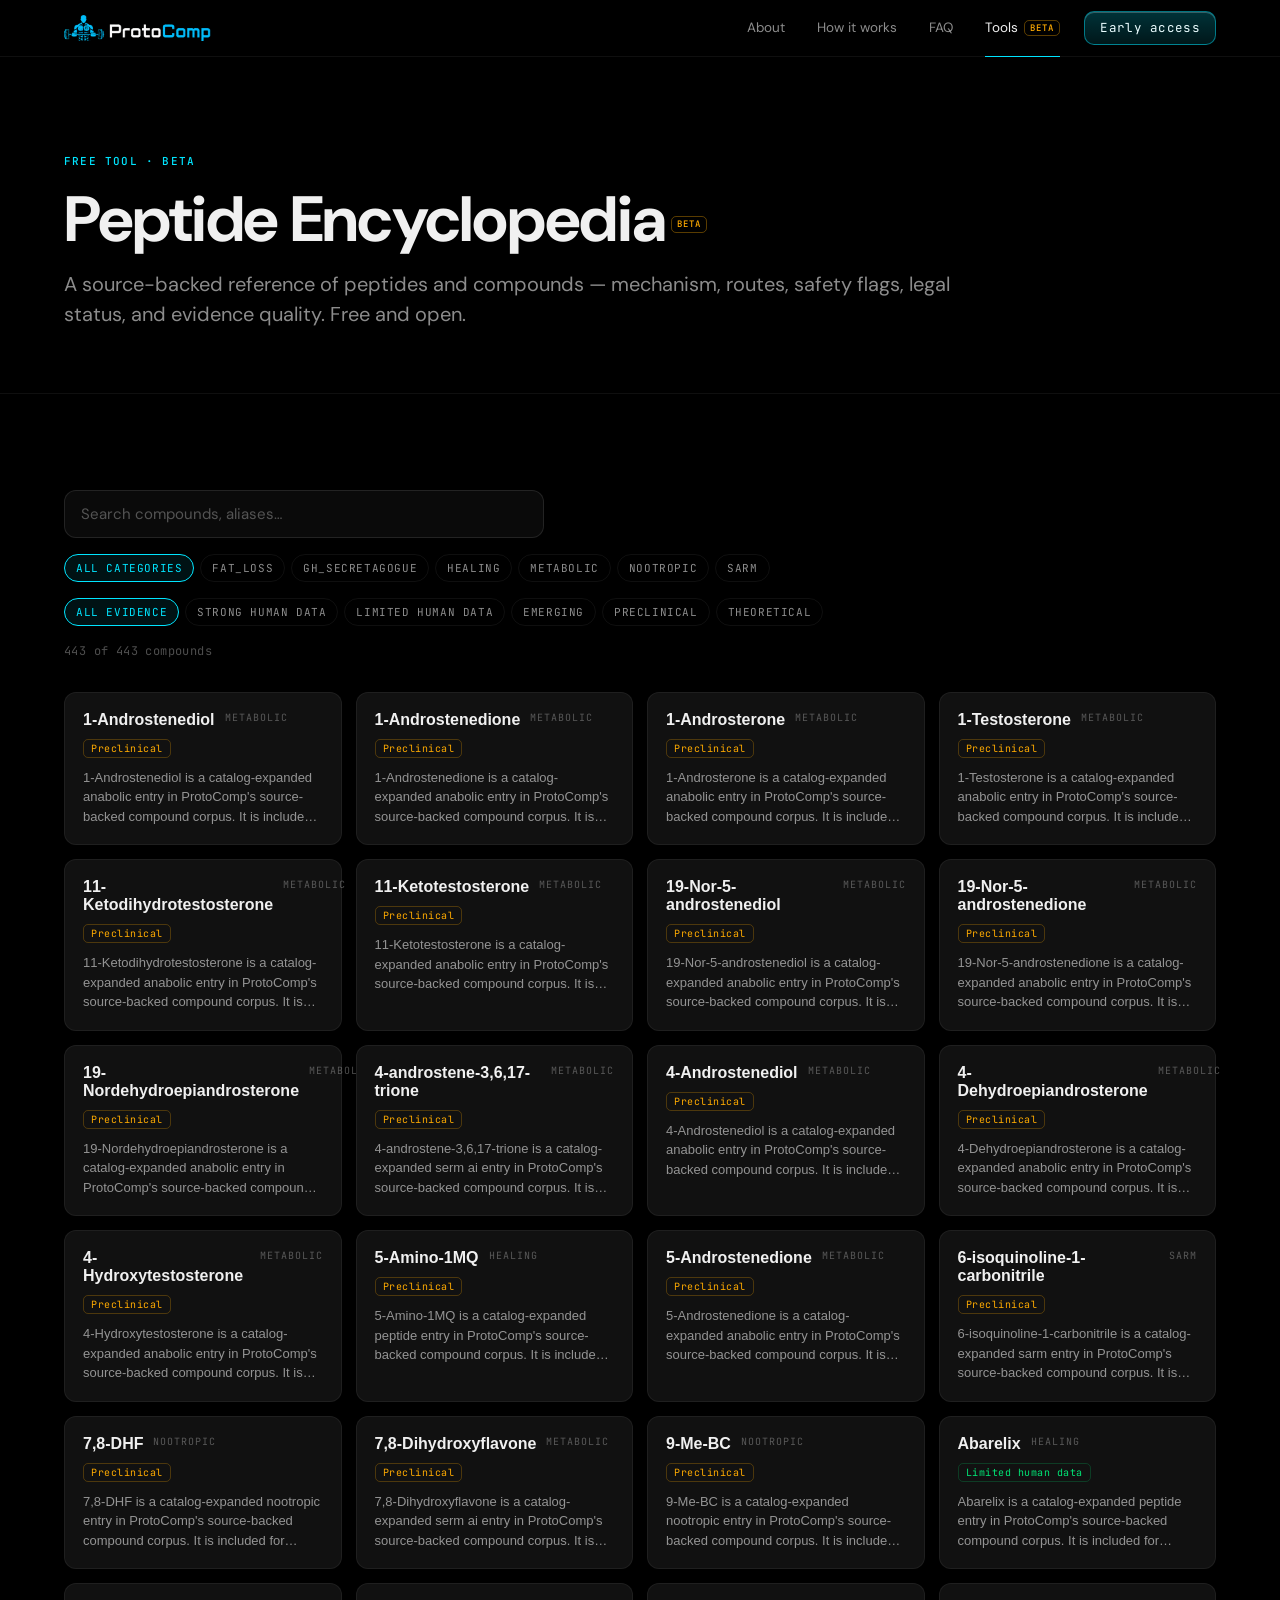
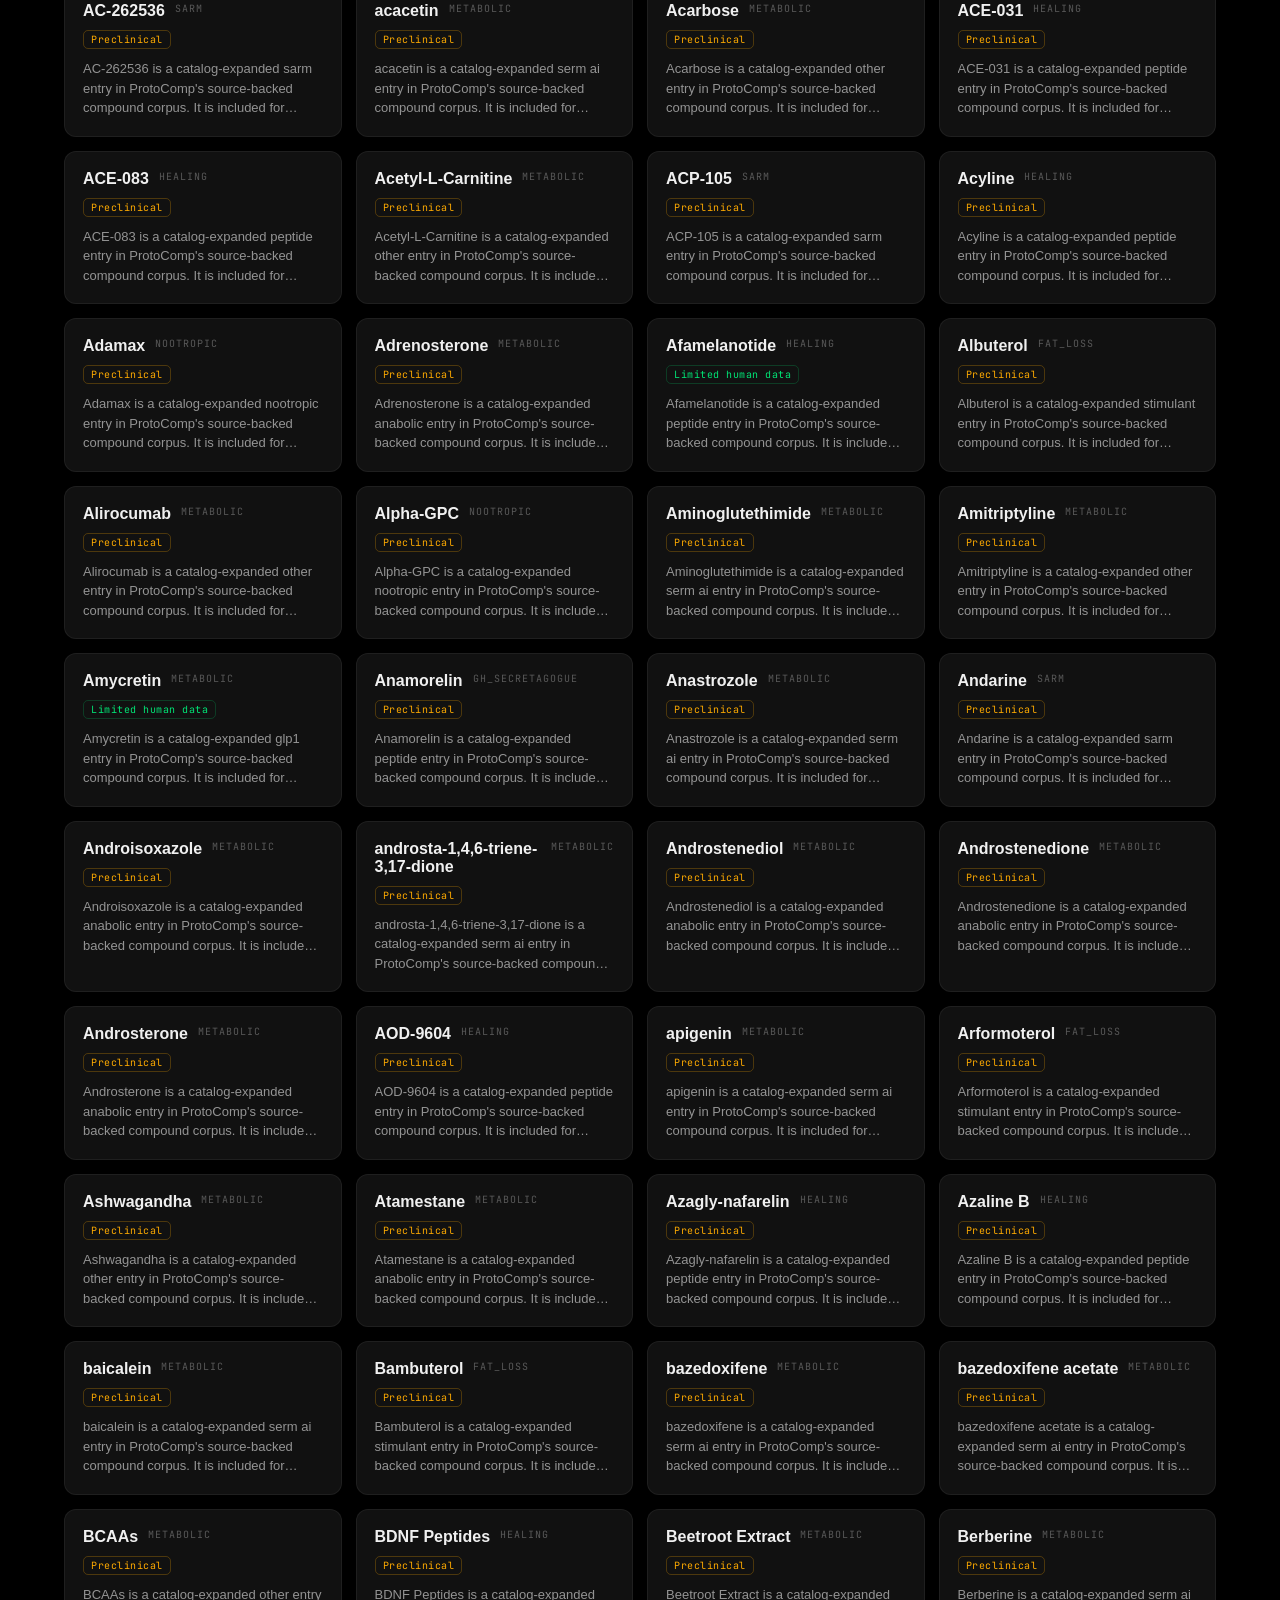
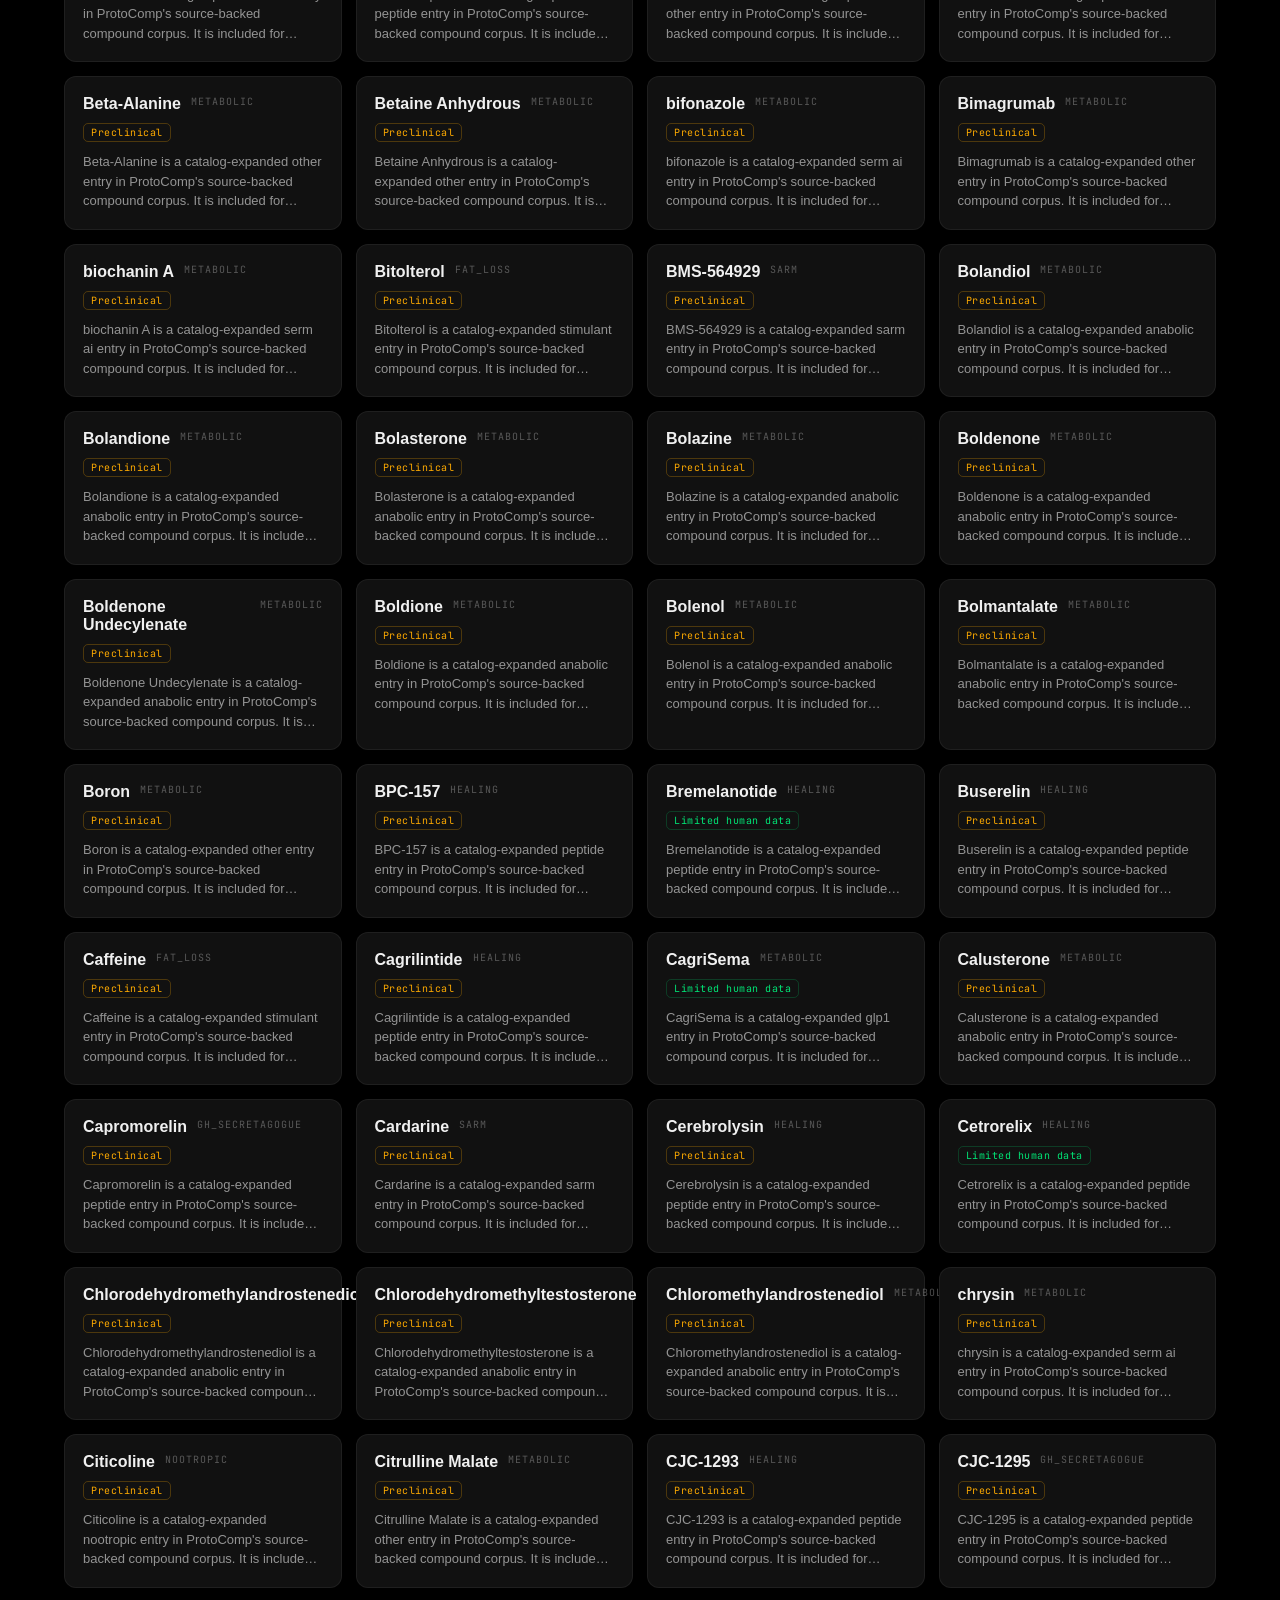
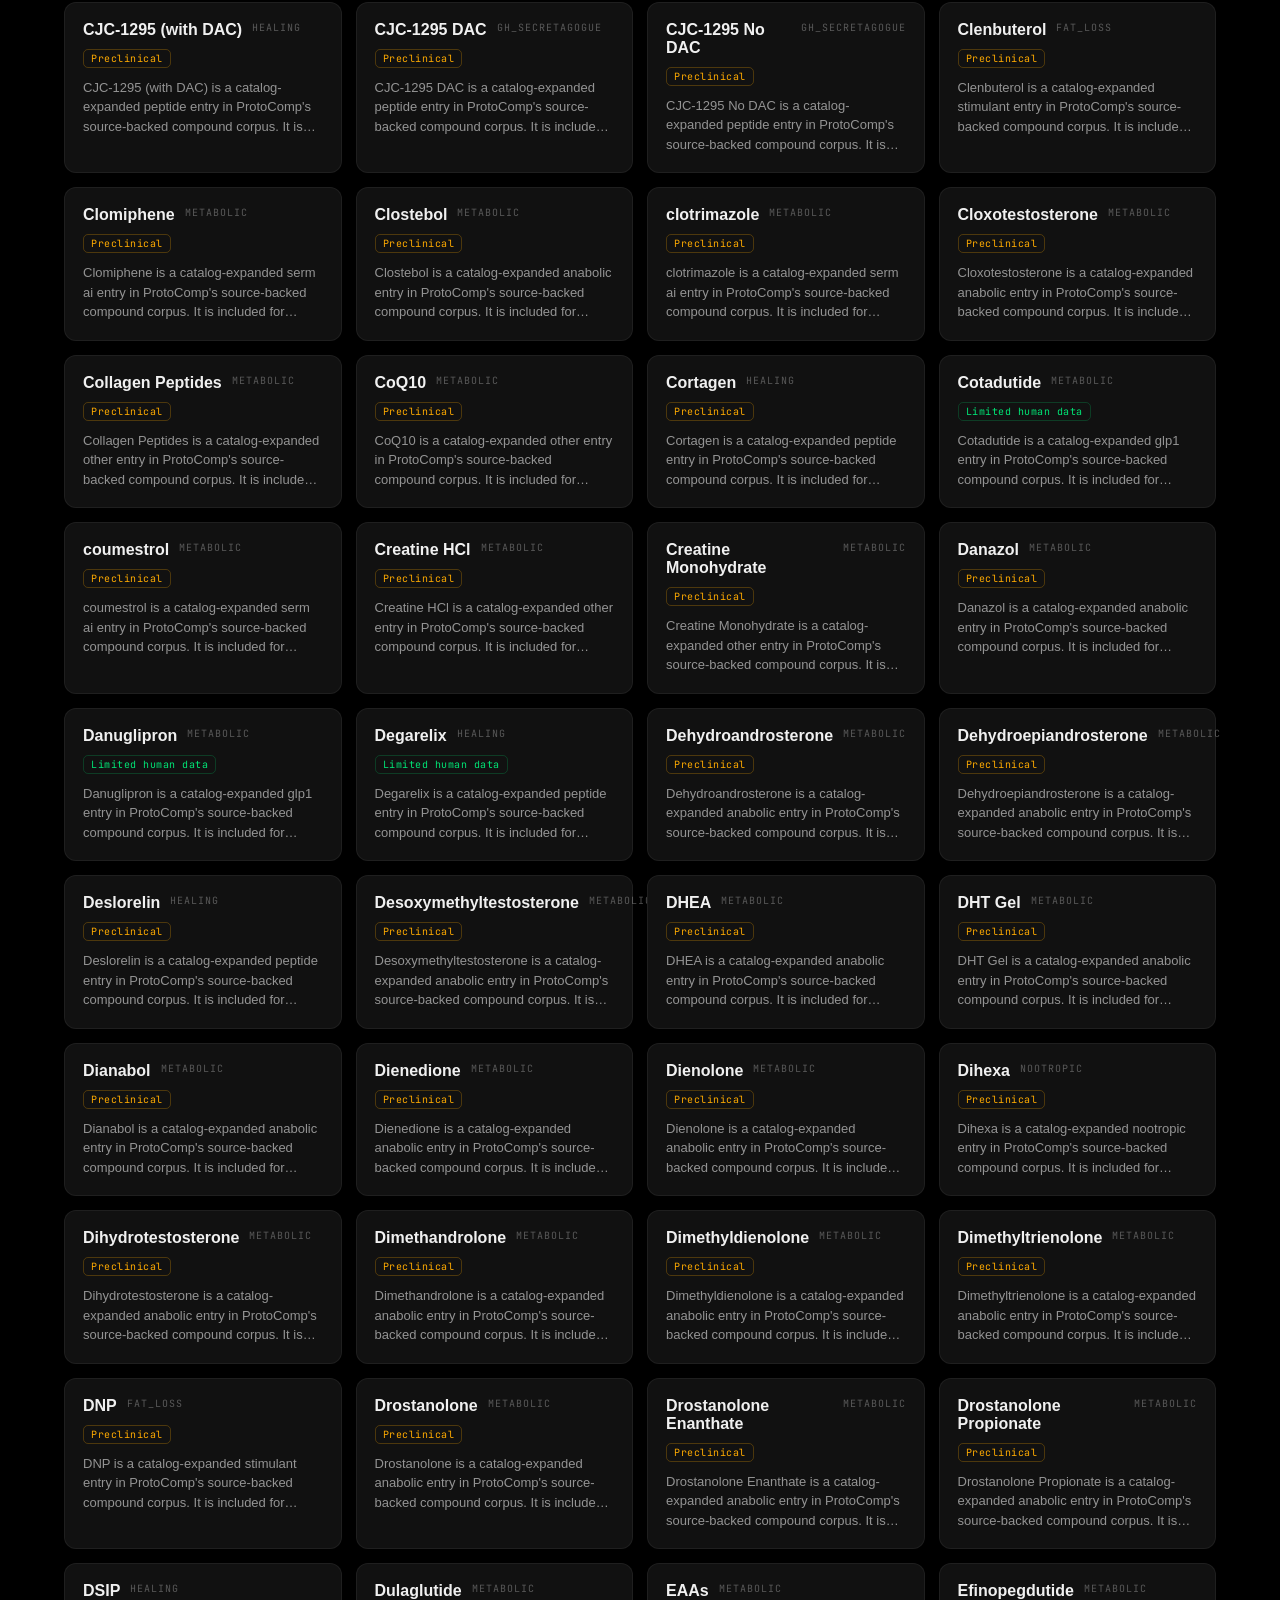
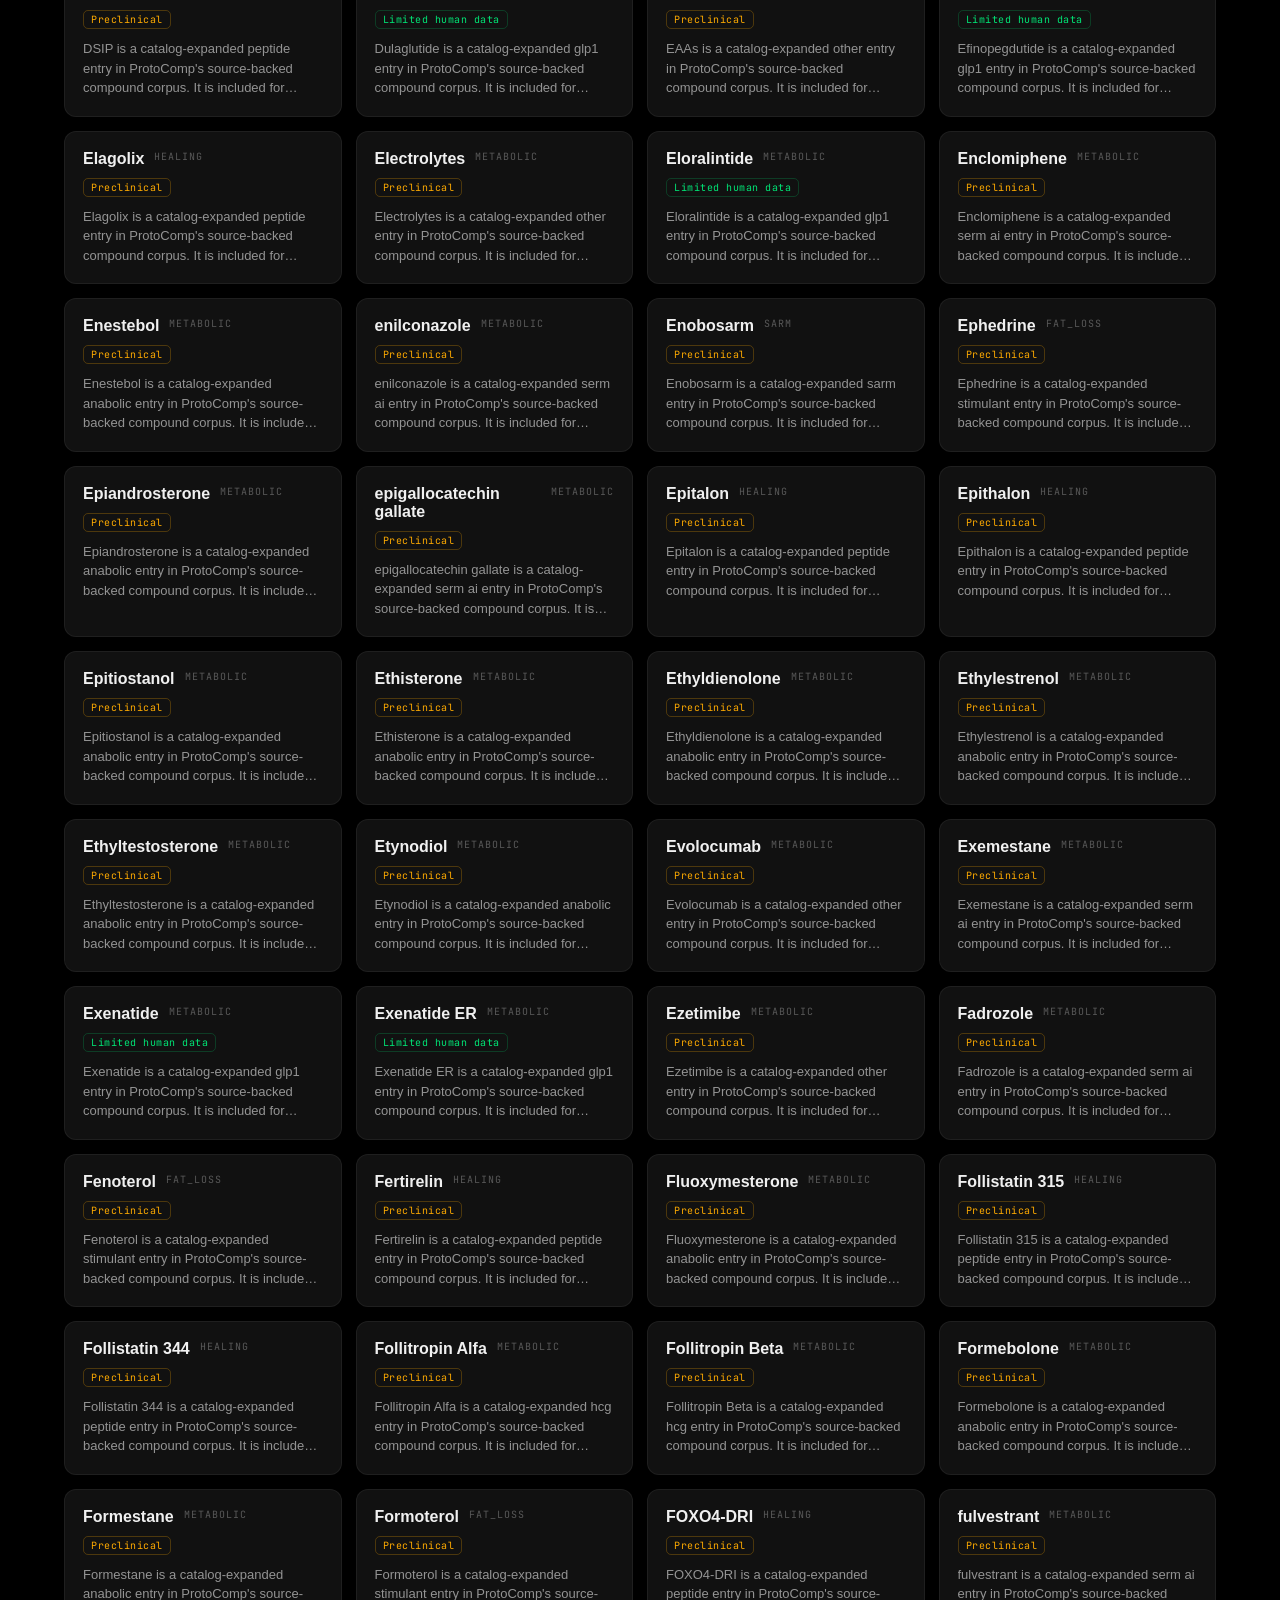
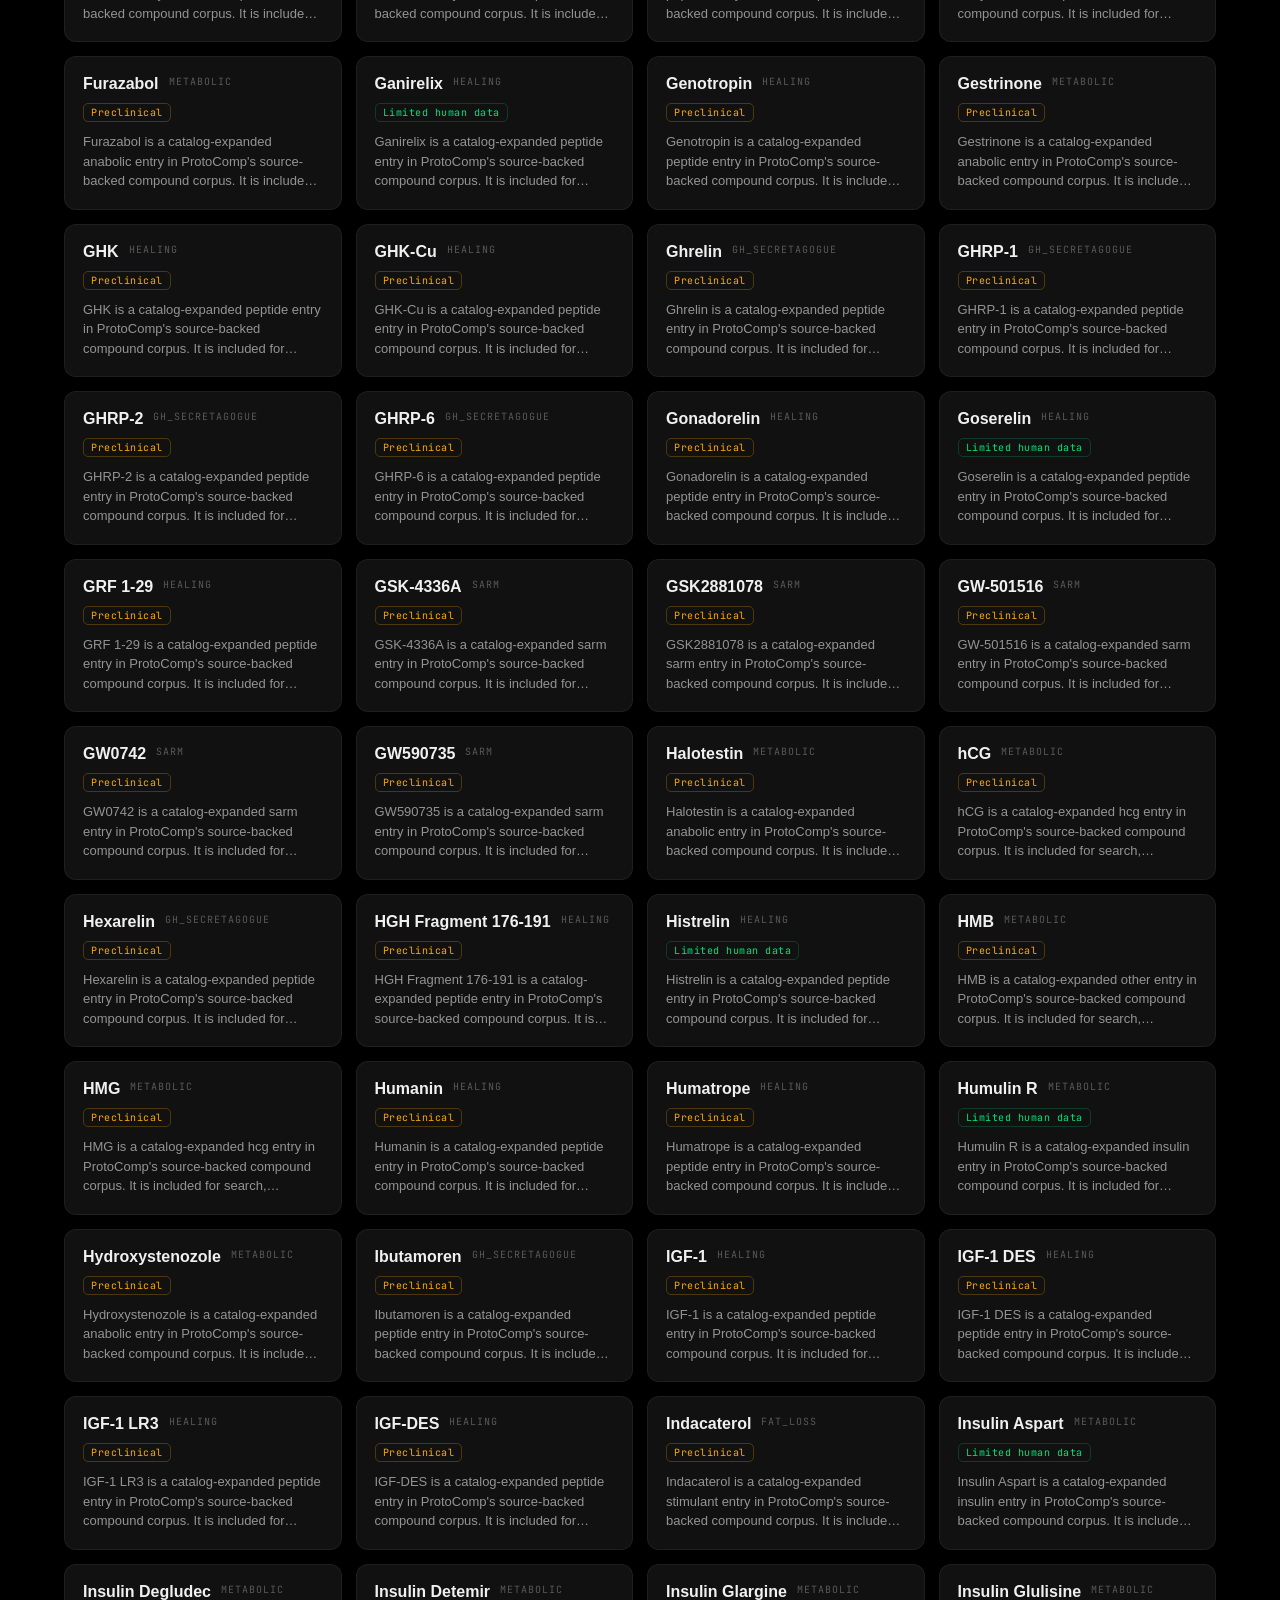
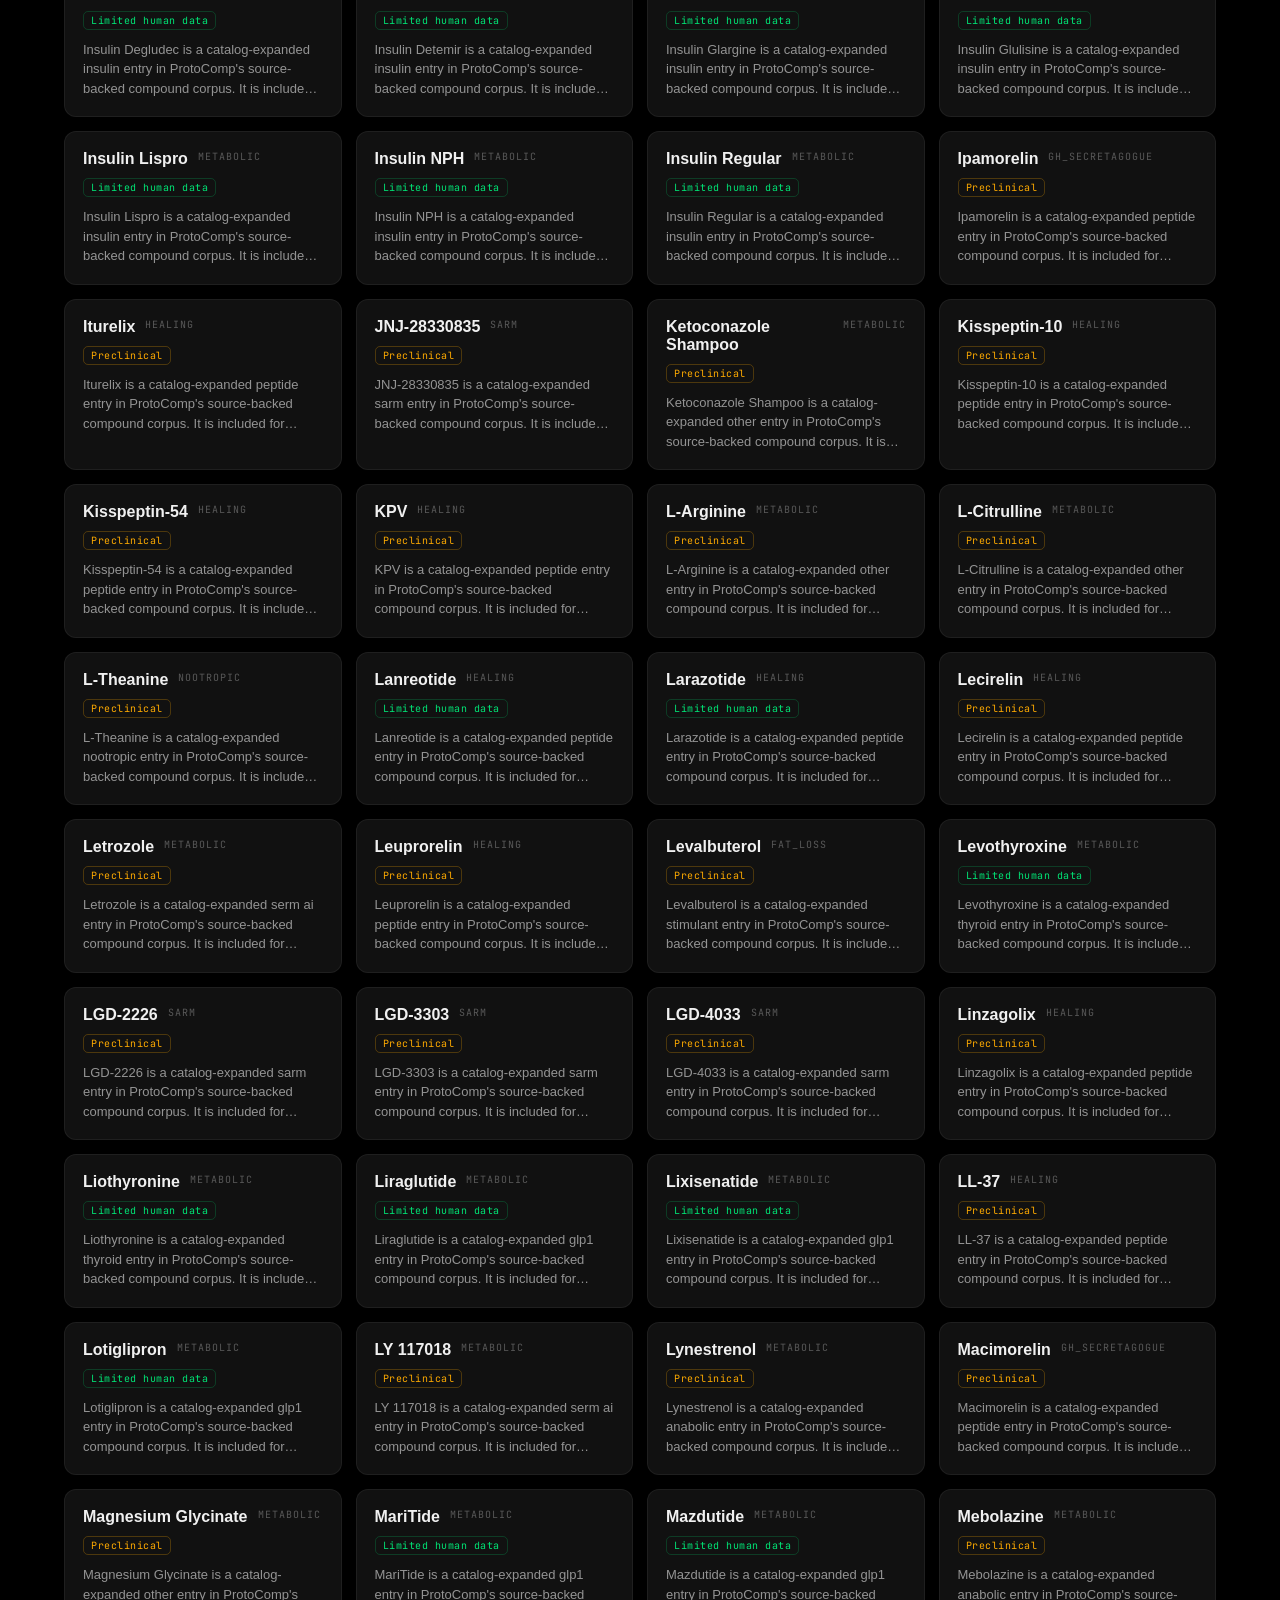
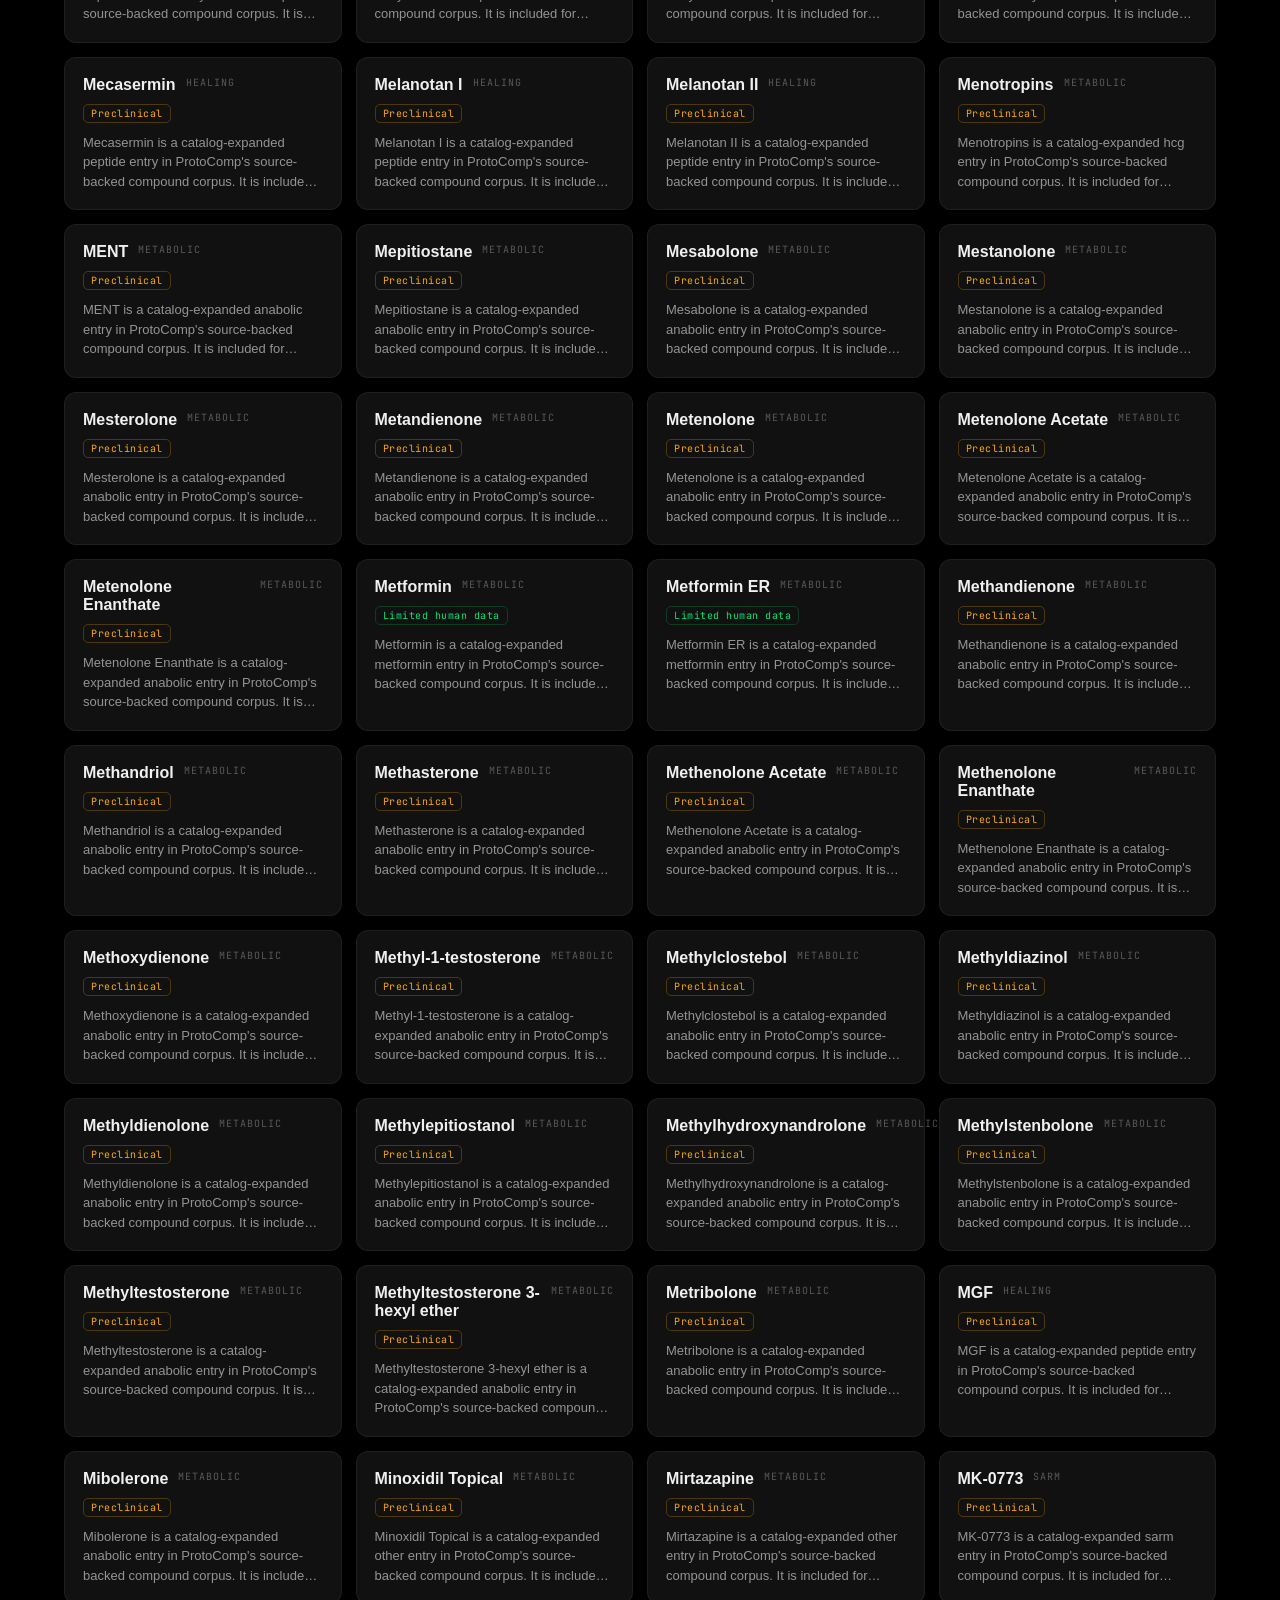
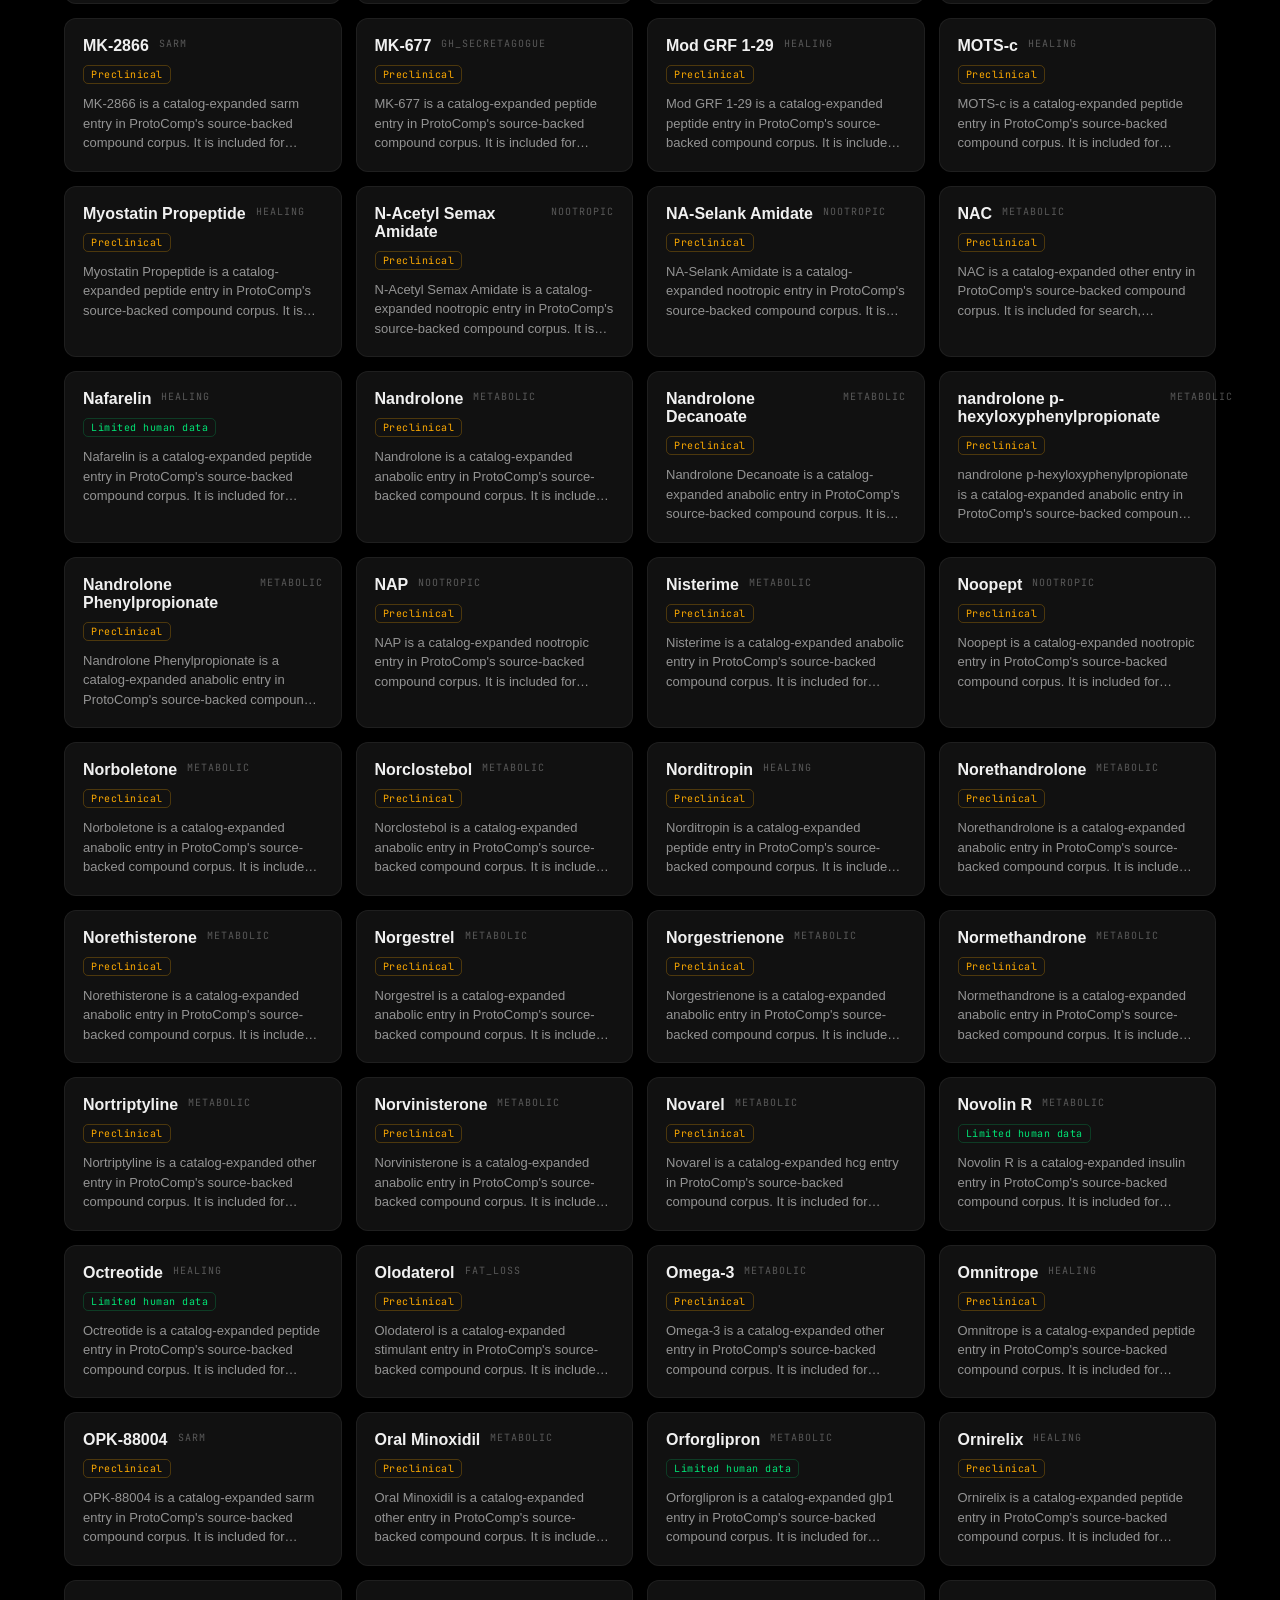
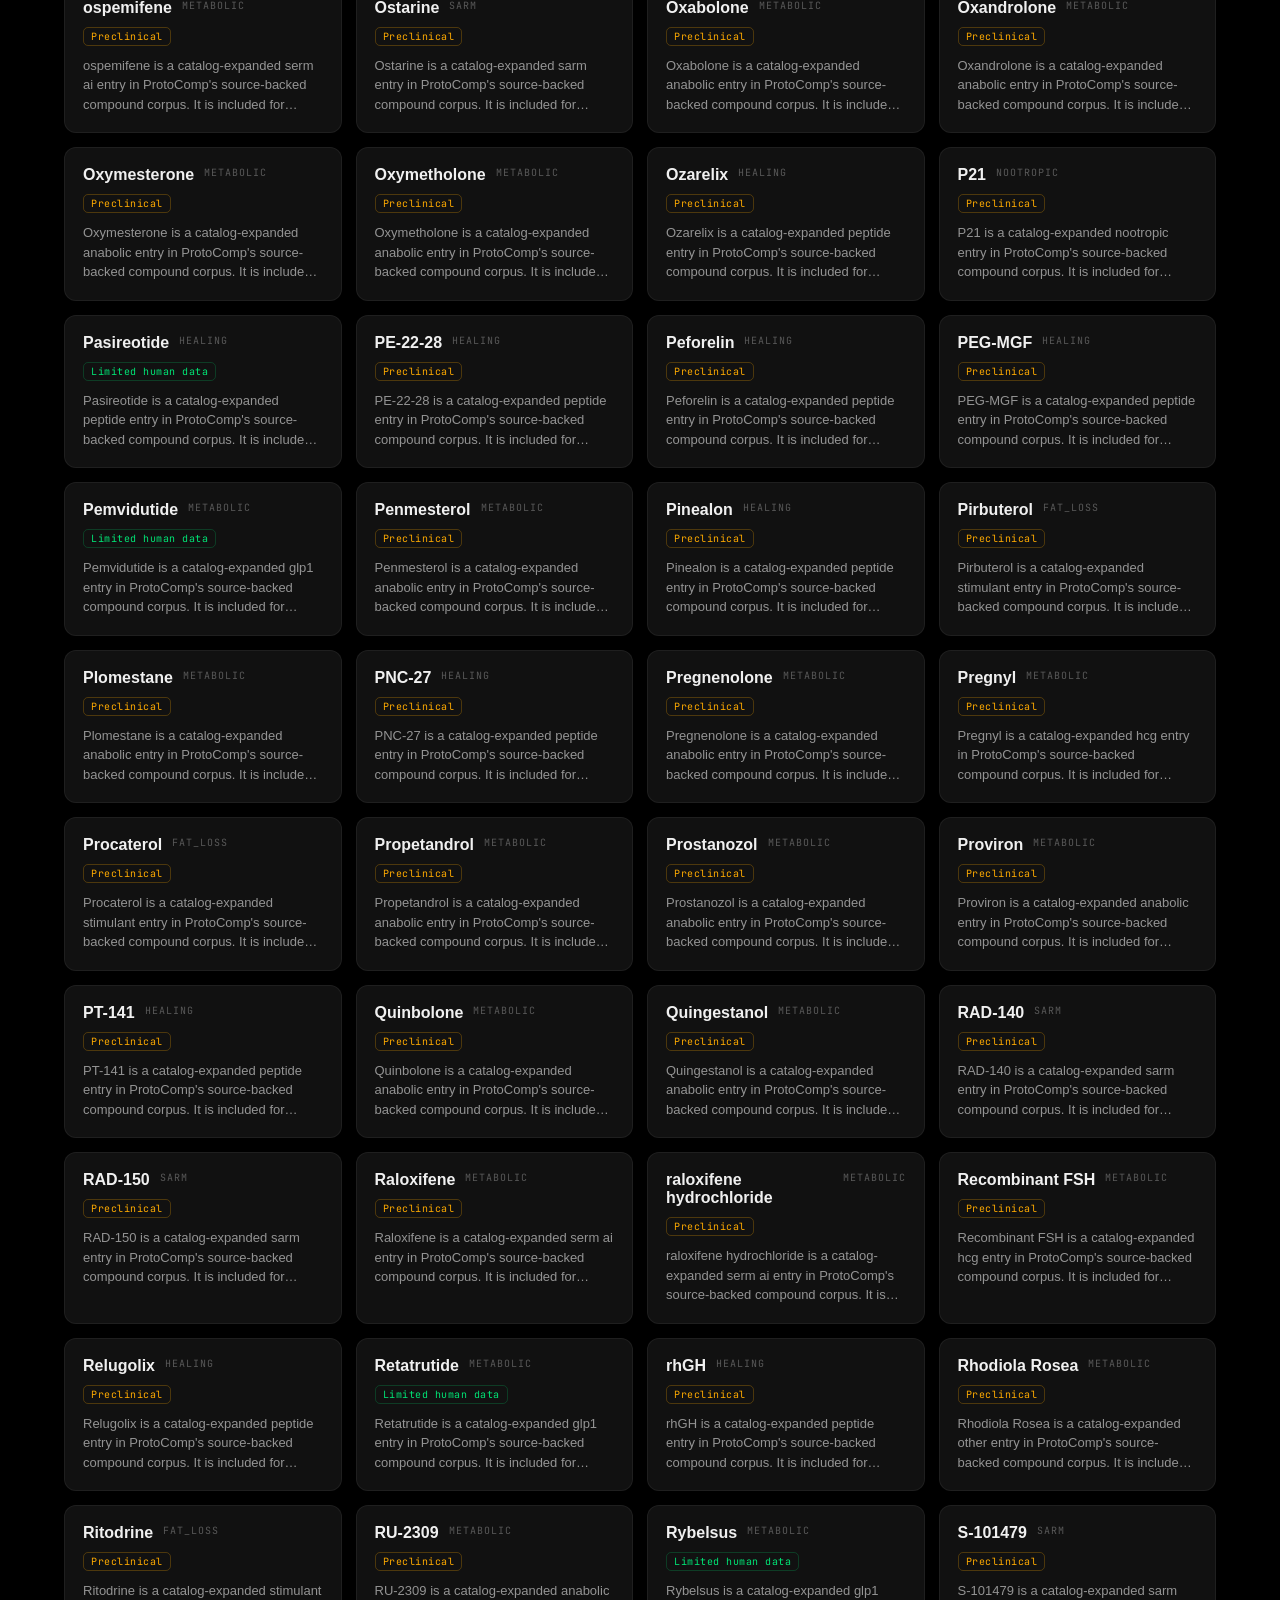
<file: peptides.html>
<!DOCTYPE html>
<html lang="en">
<head>
  <meta charset="UTF-8" />
  <meta name="viewport" content="width=device-width, initial-scale=1.0" />
  <meta name="robots" content="noindex, nofollow" />
  <title>Peptide Encyclopedia (Beta) — ProtoComp</title>
  <meta name="description" content="A free, source-backed reference of peptides and compounds — mechanism, routes, safety flags, legal status, and evidence quality. Educational only." />
  <link rel="preconnect" href="https://fonts.googleapis.com" />
  <link rel="preconnect" href="https://fonts.gstatic.com" crossorigin />
  <link href="https://fonts.googleapis.com/css2?family=DM+Sans:wght@400;500;600;700&family=JetBrains+Mono:wght@400;500;600&display=swap" rel="stylesheet" />
  <link rel="icon" type="image/png" sizes="32x32" href="/assets/brand/favicon-32.png" />
  <link rel="icon" type="image/png" sizes="512x512" href="/assets/brand/favicon-512.png" />
  <link rel="apple-touch-icon" href="/assets/brand/apple-touch-icon.png" />
  <meta name="theme-color" content="#000000" />
  <link rel="canonical" href="https://protocomp.health/peptides" />
  <meta property="og:type" content="website" />
  <meta property="og:site_name" content="ProtoComp" />
  <meta property="og:title" content="Peptide Encyclopedia (Beta) — ProtoComp" />
  <meta property="og:description" content="A free, source-backed reference of peptides and compounds — mechanism, routes, safety flags, legal status, and evidence quality. Educational only." />
  <meta property="og:url" content="https://protocomp.health/peptides" />
  <meta property="og:image" content="https://protocomp.health/assets/brand/og-image.png" />
  <meta property="og:image:width" content="1200" />
  <meta property="og:image:height" content="630" />
  <meta name="twitter:card" content="summary_large_image" />
  <meta name="twitter:image" content="https://protocomp.health/assets/brand/og-image.png" />
  <link rel="stylesheet" href="styles.css" />
  <style>
    .enc-controls {
      display: flex;
      flex-direction: column;
      gap: 16px;
      margin-bottom: 32px;
    }
    .enc-search {
      width: 100%;
      max-width: 480px;
      background: var(--surface);
      border: 1px solid var(--border-medium);
      border-radius: 12px;
      color: var(--text);
      font-family: var(--font-sans);
      font-size: 15px;
      padding: 13px 16px;
      transition: border-color 0.15s, box-shadow 0.15s;
    }
    .enc-search:focus { outline: none; border-color: var(--cyan); box-shadow: 0 0 0 3px var(--cyan-soft); }
    .enc-search::placeholder { color: var(--text-tertiary); }
    .enc-filters { display: flex; gap: 6px; flex-wrap: wrap; }
    .enc-chip {
      background: transparent;
      border: 1px solid var(--border-subtle);
      color: var(--text-secondary);
      font-family: var(--font-mono);
      font-size: 11px;
      letter-spacing: 0.6px;
      text-transform: uppercase;
      padding: 6px 11px;
      border-radius: 999px;
      cursor: pointer;
      transition: all 0.15s;
    }
    .enc-chip:hover { border-color: var(--border-medium); color: var(--text); }
    .enc-chip.active { background: var(--cyan-soft); border-color: var(--cyan); color: var(--cyan); }
    .enc-count { font-family: var(--font-mono); font-size: 12px; color: var(--text-tertiary); letter-spacing: 0.4px; }

    .enc-grid {
      display: grid;
      grid-template-columns: repeat(auto-fill, minmax(250px, 1fr));
      gap: 14px;
    }
    .enc-card {
      background: var(--surface-raised);
      border: 1px solid var(--border-subtle);
      border-radius: var(--r-md);
      padding: 18px;
      cursor: pointer;
      display: flex;
      flex-direction: column;
      gap: 10px;
      text-align: left;
      transition: border-color 0.15s, transform 0.15s;
    }
    .enc-card:hover { border-color: var(--cyan); transform: translateY(-1px); }
    .enc-card-top { display: flex; align-items: flex-start; justify-content: space-between; gap: 10px; }
    .enc-card-name { font-weight: 600; font-size: 16px; color: var(--text); }
    .enc-card-cat {
      font-family: var(--font-mono); font-size: 10px; letter-spacing: 1px;
      text-transform: uppercase; color: var(--text-tertiary); white-space: nowrap;
    }
    .enc-card-mech {
      font-size: 13px; color: var(--text-secondary); line-height: 1.5;
      display: -webkit-box; -webkit-line-clamp: 3; -webkit-box-orient: vertical; overflow: hidden;
    }
    .ev-badge {
      font-family: var(--font-mono); font-size: 10px; letter-spacing: 0.5px;
      padding: 2px 7px; border-radius: 5px; white-space: nowrap; align-self: flex-start;
    }
    .ev-strong   { color: var(--green); border: 1px solid rgba(0,230,118,0.35); }
    .ev-limited  { color: var(--green); border: 1px solid rgba(0,230,118,0.20); }
    .ev-emerging { color: var(--amber); border: 1px solid rgba(255,171,0,0.30); }
    .ev-pre      { color: var(--amber); border: 1px solid rgba(255,171,0,0.25); }
    .ev-theo     { color: var(--red);   border: 1px solid rgba(255,61,61,0.30); }
    .ev-unknown  { color: var(--text-tertiary); border: 1px solid var(--border-subtle); }

    .enc-empty { color: var(--text-tertiary); font-family: var(--font-mono); font-size: 13px; padding: 40px 0; }

    /* Detail view */
    .enc-detail { max-width: 820px; }
    .enc-back {
      font-family: var(--font-mono); font-size: 12px; letter-spacing: 0.5px;
      color: var(--cyan); cursor: pointer; display: inline-flex; gap: 6px; margin-bottom: 24px; background: none; border: none; padding: 0;
    }
    .enc-detail h1 { font-size: clamp(30px, 4vw, 40px); }
    .enc-aliases { font-family: var(--font-mono); font-size: 13px; color: var(--text-tertiary); margin-top: 6px; }
    .enc-meta-row { display: flex; gap: 10px; flex-wrap: wrap; margin: 20px 0 8px; }
    .enc-block { padding: 22px 0; border-top: 1px solid var(--border-subtle); }
    .enc-block h3 { font-size: 15px; margin-bottom: 10px; }
    .enc-block p, .enc-block li { color: var(--text-secondary); font-size: 14px; line-height: 1.6; }
    .enc-block ul { margin: 0; padding-left: 18px; display: flex; flex-direction: column; gap: 6px; }
    .enc-kv { display: grid; grid-template-columns: 200px 1fr; gap: 8px 20px; }
    @media (max-width: 560px) { .enc-kv { grid-template-columns: 1fr; gap: 2px 0; } .enc-kv dt { margin-top: 8px; } }
    .enc-kv dt { font-family: var(--font-mono); font-size: 12px; letter-spacing: 0.5px; color: var(--text-tertiary); text-transform: uppercase; }
    .enc-kv dd { margin: 0; color: var(--text); font-size: 14px; }
    .enc-null { color: var(--text-tertiary); font-style: italic; }
    .enc-flag-yes { color: var(--red); }
    .enc-flag-no { color: var(--green); }
  </style>
</head>
<body data-screen-label="Peptide Encyclopedia">
  <a class="skip-link" href="#content">Skip to content</a>
  <nav class="nav">
    <div class="nav-inner">
      <a href="/" class="nav-brand"><img src="/assets/brand/logo-lockup.png" alt="ProtoComp" /></a>
      <div class="nav-links">
        <a href="/about">About</a>
        <a href="/tech">How it works</a>
        <a href="/faq">FAQ</a>
        <a href="/tools" class="active">Tools<span class="beta">beta</span></a>
        <a href="/#waitlist" class="nav-cta">Early access</a>
      </div>
      <button class="nav-toggle" type="button" aria-label="Menu" aria-expanded="false"></button>
    </div>
  </nav>
  <span id="content"></span>

  <header class="page-header">
    <div class="container">
      <p class="eyebrow">Free tool · Beta</p>
      <h1>Peptide Encyclopedia<span class="beta">beta</span></h1>
      <p class="lead" style="margin-top: 16px;">A source-backed reference of peptides and compounds — mechanism, routes, safety flags, legal status, and evidence quality. Free and open.</p>
    </div>
  </header>

  <section style="border-bottom: none;">
    <div class="container">
      <div id="enc-list">
        <div class="enc-controls">
          <input id="enc-search" class="enc-search" type="search" placeholder="Search compounds, aliases…" aria-label="Search compounds" />
          <div class="enc-filters" id="enc-cats"></div>
          <div class="enc-filters" id="enc-evidence"></div>
          <div class="enc-count" id="enc-count"></div>
        </div>
        <div class="enc-grid" id="enc-grid"></div>
        <div class="enc-empty" id="enc-empty" hidden>No compounds match your search.</div>
      </div>
      <div id="enc-detail-view" class="enc-detail" hidden></div>

      <p style="font-family: var(--font-mono); font-size: 11px; color: var(--text-tertiary); letter-spacing: 0.4px; max-width: 72ch; line-height: 1.6; margin-top: 48px;">
        Educational reference only. Not medical advice, not a recommendation to use any compound. Dose, cycle, and safety data are shown only where source-backed; entries marked "not dose-curated yet" intentionally omit dosing until evidence is reviewed. Always consult a qualified clinician.
      </p>
    </div>
  </section>

  <footer class="site">
    <div class="container">
      <div class="footer-grid">
        <div class="footer-col">
          <a href="/" class="footer-brand"><img src="/assets/brand/logo-lockup.png" alt="ProtoComp" /></a>
          <p class="footer-tag">Workouts, food targets, check-ins, and coach visibility — one loop.</p>
          <p style="font-family: var(--font-mono); font-size: 11px; color: var(--text-tertiary); letter-spacing: 0.5px;">© 2026 ProtoComp</p>
        </div>
        <div class="footer-col">
          <h5>Product</h5>
          <ul>
            <li><a href="/">Home</a></li>
            <li><a href="/about">About</a></li>
            <li><a href="/tech">How it works</a></li>
            <li><a href="/faq">FAQ</a></li>
            <li><a href="/tools">Tools</a></li>
          </ul>
        </div>
        <div class="footer-col">
          <h5>The fine print</h5>
          <p style="font-size: 13px; color: var(--text-secondary); line-height: 1.6; max-width: 36ch;">
            ProtoComp is a training and nutrition tool, not medical advice. We don't prescribe, diagnose, treat, source, or sell compounds. Clinical decisions belong with you and your clinician.
          </p>
          <ul style="margin-top: 14px;">
            <li><a href="/privacy">Privacy</a></li>
            <li><a href="/terms">Terms</a></li>
          </ul>
        </div>
      </div>
      <div class="footer-bottom">Not medical advice · We don't prescribe, source, or sell compounds · Your data stays yours</div>
    </div>
  </footer>

  <script>
  (function () {
    var listEl = document.getElementById('enc-list');
    var detailEl = document.getElementById('enc-detail-view');
    var gridEl = document.getElementById('enc-grid');
    var emptyEl = document.getElementById('enc-empty');
    var searchEl = document.getElementById('enc-search');
    var catsEl = document.getElementById('enc-cats');
    var evEl = document.getElementById('enc-evidence');
    var countEl = document.getElementById('enc-count');

    var DATA = { compounds: [], categories: [] };
    var bySlug = {};
    var state = { q: '', cat: 'all', ev: 'all' };

    var EV = {
      strong_human_data: { label: 'Strong human data', cls: 'ev-strong' },
      limited_human_data: { label: 'Limited human data', cls: 'ev-limited' },
      emerging: { label: 'Emerging', cls: 'ev-emerging' },
      animal_only: { label: 'Animal data', cls: 'ev-pre' },
      preclinical_only: { label: 'Preclinical', cls: 'ev-pre' },
      preclinical: { label: 'Preclinical', cls: 'ev-pre' },
      theoretical: { label: 'Theoretical', cls: 'ev-theo' }
    };
    function ev(meta) { return EV[meta] || { label: meta || 'Ungraded', cls: 'ev-unknown' }; }
    function esc(s) { return String(s == null ? '' : s).replace(/[&<>"]/g, function (c) { return { '&': '&amp;', '<': '&lt;', '>': '&gt;', '"': '&quot;' }[c]; }); }
    function titleCase(s) { return String(s || '').replace(/_/g, ' ').replace(/\b\w/g, function (m) { return m.toUpperCase(); }); }

    function renderFilters() {
      var cats = ['all'].concat(DATA.categories);
      catsEl.innerHTML = cats.map(function (c) {
        return '<button class="enc-chip' + (state.cat === c ? ' active' : '') + '" data-cat="' + esc(c) + '">' + esc(c === 'all' ? 'All categories' : c) + '</button>';
      }).join('');
      var evs = ['all', 'strong_human_data', 'limited_human_data', 'emerging', 'preclinical_only', 'theoretical'];
      evEl.innerHTML = evs.map(function (e) {
        return '<button class="enc-chip' + (state.ev === e ? ' active' : '') + '" data-ev="' + esc(e) + '">' + esc(e === 'all' ? 'All evidence' : ev(e).label) + '</button>';
      }).join('');
    }

    function matches(c) {
      if (state.cat !== 'all' && c.category !== state.cat) return false;
      if (state.ev !== 'all' && c.evidenceQuality !== state.ev) return false;
      if (state.q) {
        var hay = (c.name + ' ' + (c.aliases || []).join(' ')).toLowerCase();
        if (hay.indexOf(state.q) === -1) return false;
      }
      return true;
    }

    function renderList() {
      var items = DATA.compounds.filter(matches);
      countEl.textContent = items.length + ' of ' + DATA.compounds.length + ' compounds';
      emptyEl.hidden = items.length !== 0;
      gridEl.innerHTML = items.map(function (c) {
        var e = ev(c.evidenceQuality);
        var mech = c.mechanismOfAction || 'No description available.';
        return '<button class="enc-card" data-slug="' + esc(c.slug) + '">' +
          '<div class="enc-card-top"><span class="enc-card-name">' + esc(c.name) + '</span>' +
          '<span class="enc-card-cat">' + esc(c.category) + '</span></div>' +
          '<span class="ev-badge ' + e.cls + '">' + esc(e.label) + '</span>' +
          '<span class="enc-card-mech">' + esc(mech) + '</span>' +
          '</button>';
      }).join('');
    }

    function row(dt, dd, isNull) {
      return '<dt>' + esc(dt) + '</dt><dd' + (isNull ? ' class="enc-null"' : '') + '>' + (isNull ? esc(dd) : dd) + '</dd>';
    }
    function listBlock(title, arr) {
      if (!arr || !arr.length) return '';
      return '<div class="enc-block"><h3>' + esc(title) + '</h3><ul>' +
        arr.map(function (x) { return '<li>' + esc(x) + '</li>'; }).join('') + '</ul></div>';
    }

    function renderDetail(slug) {
      var c = bySlug[slug];
      if (!c) { location.hash = ''; return; }
      var e = ev(c.evidenceQuality);
      var sf = c.safetyFlags || {};
      var ls = c.legalStatus || {};
      var tm = c.timing || {};
      var sx = c.sexSpecificGuidance || {};
      var dose = c.publishedDoseRange;
      var cycle = c.publishedCycleRange;
      var freq = c.publishedFrequency;

      var html = '<button class="enc-back" id="enc-back">← All compounds</button>' +
        '<p class="eyebrow">' + esc(c.category) + '</p>' +
        '<h1>' + esc(c.name) + '</h1>' +
        ((c.aliases && c.aliases.length) ? '<p class="enc-aliases">Also known as: ' + esc(c.aliases.join(', ')) + '</p>' : '') +
        '<div class="enc-meta-row"><span class="ev-badge ' + e.cls + '">' + esc(e.label) + '</span>' +
        (ls.wadaBanned ? '<span class="pill pill-amber"><span class="dot"></span>WADA banned</span>' : '') +
        (ls.fdaApproved ? '<span class="pill pill-cyan"><span class="dot"></span>FDA approved</span>' : '') +
        (ls.researchOnly ? '<span class="pill"><span class="dot"></span>Research only</span>' : '') + '</div>';

      if (c.mechanismOfAction) {
        html += '<div class="enc-block"><h3>Mechanism</h3><p>' + esc(c.mechanismOfAction) + '</p></div>';
      }

      html += '<div class="enc-block"><h3>Protocol reference</h3><dl class="enc-kv">' +
        row('Routes', (c.routes && c.routes.length) ? esc(c.routes.map(titleCase).join(', ')) : 'Not specified', !(c.routes && c.routes.length)) +
        row('Published dose', dose ? esc(dose) : 'Not dose-curated yet', !dose) +
        row('Published cycle', cycle ? esc(cycle) : 'Not dose-curated yet', !cycle) +
        row('Frequency', freq ? esc(freq) : 'Not specified', !freq) +
        (tm.preferredTiming ? row('Preferred timing', esc(tm.preferredTiming)) : '') +
        (tm.notes ? row('Timing notes', esc(tm.notes)) : '') +
        '</dl></div>';

      html += listBlock('Contraindications', sf.contraindications);
      html += listBlock('Common side effects', sf.commonSideEffects);
      html += listBlock('Serious risks', sf.seriousRisks);
      html += listBlock('Drug interactions', sf.drugInteractions);
      html += listBlock('Requires monitoring', sf.requiresMonitoring);
      if (sf.pregnancyBreastfeeding) {
        html += '<div class="enc-block"><h3>Pregnancy &amp; breastfeeding</h3><p>' + esc(sf.pregnancyBreastfeeding) + '</p></div>';
      }
      if (sx.hasDifferences && (sx.maleNotes || sx.femaleNotes)) {
        html += '<div class="enc-block"><h3>Sex-specific guidance</h3>' +
          (sx.maleNotes ? '<p><strong class="text-primary">Male:</strong> ' + esc(sx.maleNotes) + '</p>' : '') +
          (sx.femaleNotes ? '<p style="margin-top:8px"><strong class="text-primary">Female:</strong> ' + esc(sx.femaleNotes) + '</p>' : '') + '</div>';
      }
      html += listBlock('Common stacks', c.commonStacks);
      html += listBlock('Stack warnings', c.stackWarnings);
      html += listBlock('Common misconceptions', c.commonMisconceptions);

      if (c.injectable) {
        html += '<div class="enc-block"><h3>Reconstitution</h3><p>This is an injectable compound. Use the free <a href="/reconstitution" style="color:var(--cyan)">reconstitution calculator</a> to compute concentration and units to draw.</p></div>';
      }

      detailEl.innerHTML = html;
      document.getElementById('enc-back').addEventListener('click', function () { location.hash = ''; });
      window.scrollTo(0, 0);
    }

    function route() {
      var slug = (location.hash || '').replace(/^#\/?/, '');
      if (slug && bySlug[slug]) {
        listEl.hidden = true; detailEl.hidden = false; renderDetail(slug);
      } else {
        detailEl.hidden = true; listEl.hidden = false;
      }
    }

    searchEl.addEventListener('input', function () { state.q = searchEl.value.trim().toLowerCase(); renderList(); });
    catsEl.addEventListener('click', function (e) { var b = e.target.closest('[data-cat]'); if (!b) return; state.cat = b.getAttribute('data-cat'); renderFilters(); renderList(); });
    evEl.addEventListener('click', function (e) { var b = e.target.closest('[data-ev]'); if (!b) return; state.ev = b.getAttribute('data-ev'); renderFilters(); renderList(); });
    gridEl.addEventListener('click', function (e) { var b = e.target.closest('[data-slug]'); if (!b) return; location.hash = '/' + b.getAttribute('data-slug'); });
    window.addEventListener('hashchange', route);

    fetch('data/peptides.json')
      .then(function (r) { return r.json(); })
      .then(function (d) {
        DATA = d;
        d.compounds.forEach(function (c) { bySlug[c.slug] = c; });
        renderFilters(); renderList(); route();
      })
      .catch(function () {
        gridEl.innerHTML = '<p class="enc-empty">Could not load the compound library. Please try again.</p>';
      });
  })();
  </script>
  <script src="/assets/site.js" defer></script>
</body>
</html>
</file>
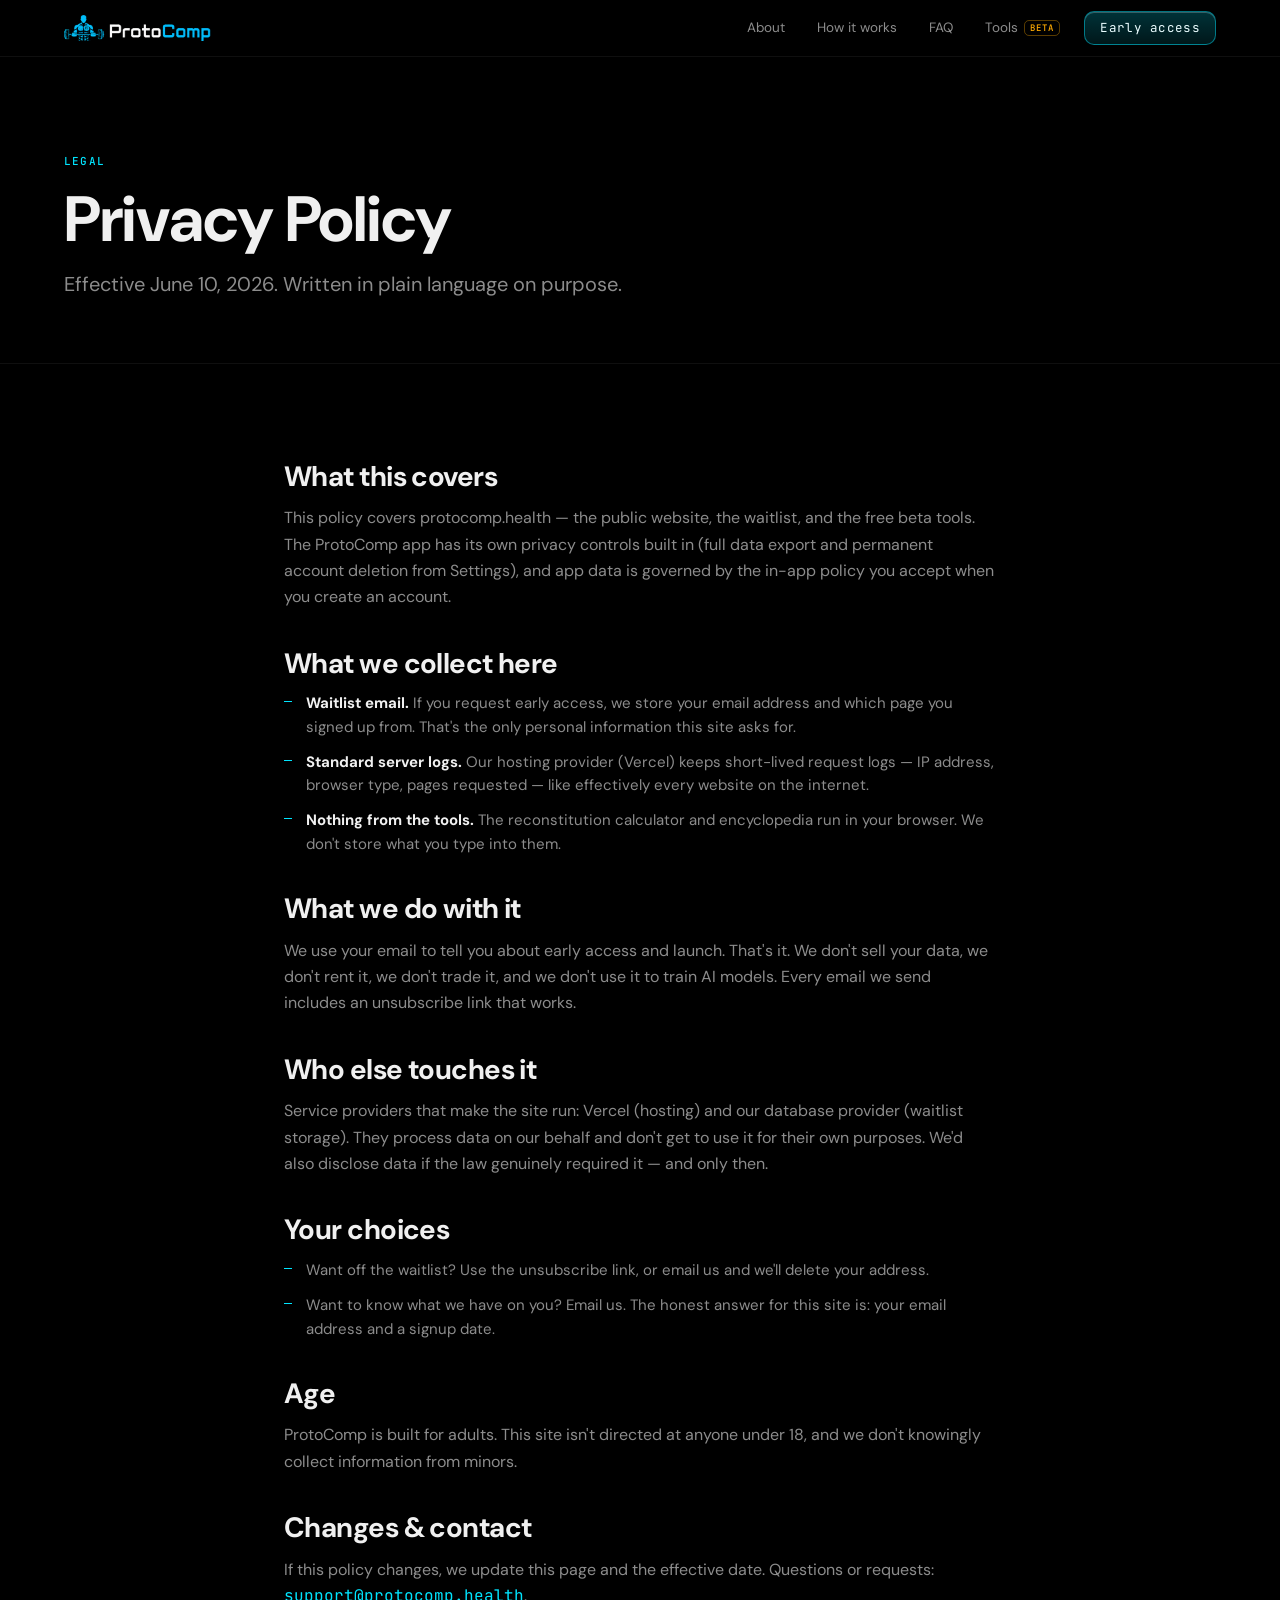
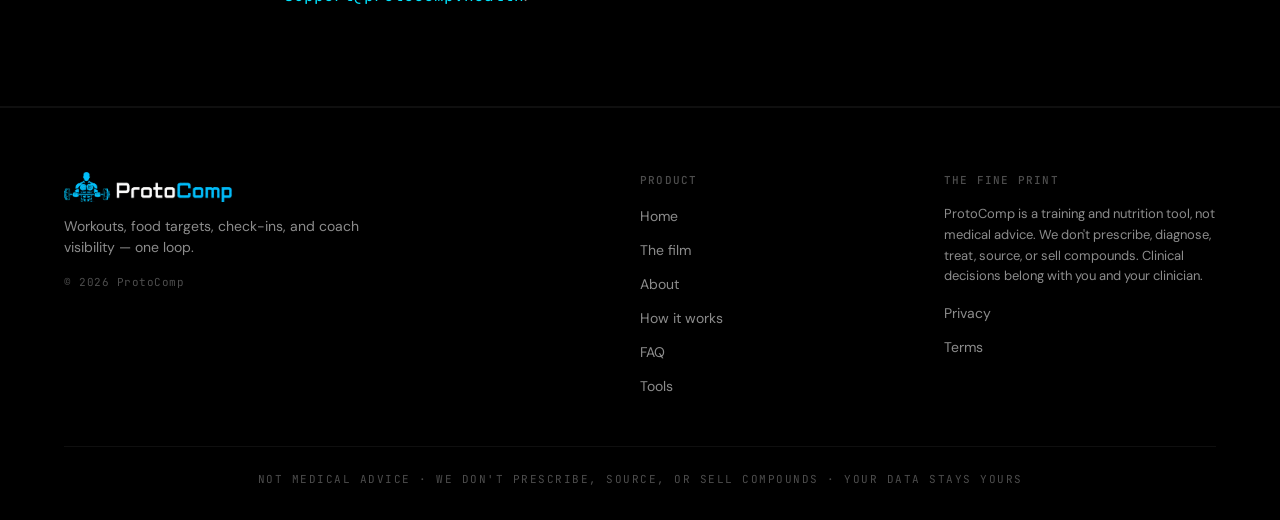
<file: privacy.html>
<!DOCTYPE html>
<html lang="en">
<head>
  <meta charset="UTF-8" />
  <meta name="viewport" content="width=device-width, initial-scale=1.0" />
  <title>Privacy Policy — ProtoComp</title>
  <meta name="description" content="What ProtoComp collects on this site, what we do with it, and the commitments we make about your data." />
  <link rel="preconnect" href="https://fonts.googleapis.com" />
  <link rel="preconnect" href="https://fonts.gstatic.com" crossorigin />
  <link href="https://fonts.googleapis.com/css2?family=DM+Sans:wght@400;500;600;700&family=JetBrains+Mono:wght@400;500;600&display=swap" rel="stylesheet" />
  <link rel="icon" type="image/png" sizes="32x32" href="/assets/brand/favicon-32.png" />
  <link rel="icon" type="image/png" sizes="512x512" href="/assets/brand/favicon-512.png" />
  <link rel="apple-touch-icon" href="/assets/brand/apple-touch-icon.png" />
  <meta name="theme-color" content="#000000" />
  <link rel="canonical" href="https://protocomp.health/privacy" />
  <meta property="og:type" content="website" />
  <meta property="og:site_name" content="ProtoComp" />
  <meta property="og:title" content="Privacy Policy — ProtoComp" />
  <meta property="og:description" content="What ProtoComp collects on this site, what we do with it, and the commitments we make about your data." />
  <meta property="og:url" content="https://protocomp.health/privacy" />
  <meta property="og:image" content="https://protocomp.health/assets/brand/og-image.png" />
  <meta name="twitter:card" content="summary_large_image" />
  <link rel="stylesheet" href="styles.css" />
</head>
<body data-screen-label="Privacy">
  <a class="skip-link" href="#content">Skip to content</a>
  <nav class="nav">
    <div class="nav-inner">
      <a href="/" class="nav-brand"><img src="/assets/brand/logo-lockup.png" alt="ProtoComp" /></a>
      <div class="nav-links">
        <a href="/about">About</a>
        <a href="/tech">How it works</a>
        <a href="/faq">FAQ</a>
        <a href="/tools">Tools<span class="beta">beta</span></a>
        <a href="/#waitlist" class="nav-cta">Early access</a>
      </div>
      <button class="nav-toggle" type="button" aria-label="Menu" aria-expanded="false"></button>
    </div>
  </nav>
  <span id="content"></span>

  <header class="page-header">
    <div class="container">
      <p class="eyebrow">Legal</p>
      <h1>Privacy Policy</h1>
      <p class="lead" style="margin-top: 16px;">Effective June 10, 2026. Written in plain language on purpose.</p>
    </div>
  </header>

  <section>
    <div class="container" style="max-width: 760px; display: flex; flex-direction: column; gap: 36px;">

      <div>
        <h3 style="margin-bottom: 12px;">What this covers</h3>
        <p style="line-height: 1.65;">This policy covers protocomp.health — the public website, the waitlist, and the free beta tools. The ProtoComp app has its own privacy controls built in (full data export and permanent account deletion from Settings), and app data is governed by the in-app policy you accept when you create an account.</p>
      </div>

      <div>
        <h3 style="margin-bottom: 12px;">What we collect here</h3>
        <ul class="bullets">
          <li><strong class="text-primary">Waitlist email.</strong> If you request early access, we store your email address and which page you signed up from. That's the only personal information this site asks for.</li>
          <li><strong class="text-primary">Standard server logs.</strong> Our hosting provider (Vercel) keeps short-lived request logs — IP address, browser type, pages requested — like effectively every website on the internet.</li>
          <li><strong class="text-primary">Nothing from the tools.</strong> The reconstitution calculator and encyclopedia run in your browser. We don't store what you type into them.</li>
        </ul>
      </div>

      <div>
        <h3 style="margin-bottom: 12px;">What we do with it</h3>
        <p style="line-height: 1.65;">We use your email to tell you about early access and launch. That's it. We don't sell your data, we don't rent it, we don't trade it, and we don't use it to train AI models. Every email we send includes an unsubscribe link that works.</p>
      </div>

      <div>
        <h3 style="margin-bottom: 12px;">Who else touches it</h3>
        <p style="line-height: 1.65;">Service providers that make the site run: Vercel (hosting) and our database provider (waitlist storage). They process data on our behalf and don't get to use it for their own purposes. We'd also disclose data if the law genuinely required it — and only then.</p>
      </div>

      <div>
        <h3 style="margin-bottom: 12px;">Your choices</h3>
        <ul class="bullets">
          <li>Want off the waitlist? Use the unsubscribe link, or email us and we'll delete your address.</li>
          <li>Want to know what we have on you? Email us. The honest answer for this site is: your email address and a signup date.</li>
        </ul>
      </div>

      <div>
        <h3 style="margin-bottom: 12px;">Age</h3>
        <p style="line-height: 1.65;">ProtoComp is built for adults. This site isn't directed at anyone under 18, and we don't knowingly collect information from minors.</p>
      </div>

      <div>
        <h3 style="margin-bottom: 12px;">Changes &amp; contact</h3>
        <p style="line-height: 1.65;">If this policy changes, we update this page and the effective date. Questions or requests: <span class="mono" style="color: var(--cyan);">support@protocomp.health</span>.</p>
      </div>

    </div>
  </section>

  <footer class="site">
    <div class="container">
      <div class="footer-grid">
        <div class="footer-col">
          <a href="/" class="footer-brand"><img src="/assets/brand/logo-lockup.png" alt="ProtoComp" /></a>
          <p class="footer-tag">Workouts, food targets, check-ins, and coach visibility — one loop.</p>
          <p style="font-family: var(--font-mono); font-size: 11px; color: var(--text-tertiary); letter-spacing: 0.5px;">© 2026 ProtoComp</p>
        </div>
        <div class="footer-col">
          <h5>Product</h5>
          <ul>
            <li><a href="/">Home</a></li>
            <li><a href="/landing">The film</a></li>
            <li><a href="/about">About</a></li>
            <li><a href="/tech">How it works</a></li>
            <li><a href="/faq">FAQ</a></li>
            <li><a href="/tools">Tools</a></li>
          </ul>
        </div>
        <div class="footer-col">
          <h5>The fine print</h5>
          <p style="font-size: 13px; color: var(--text-secondary); line-height: 1.6; max-width: 36ch;">
            ProtoComp is a training and nutrition tool, not medical advice. We don't prescribe, diagnose, treat, source, or sell compounds. Clinical decisions belong with you and your clinician.
          </p>
          <ul style="margin-top: 14px;">
            <li><a href="/privacy">Privacy</a></li>
            <li><a href="/terms">Terms</a></li>
          </ul>
        </div>
      </div>
      <div class="footer-bottom">Not medical advice · We don't prescribe, source, or sell compounds · Your data stays yours</div>
    </div>
  </footer>
  <script src="/assets/site.js" defer></script>
</body>
</html>
</file>
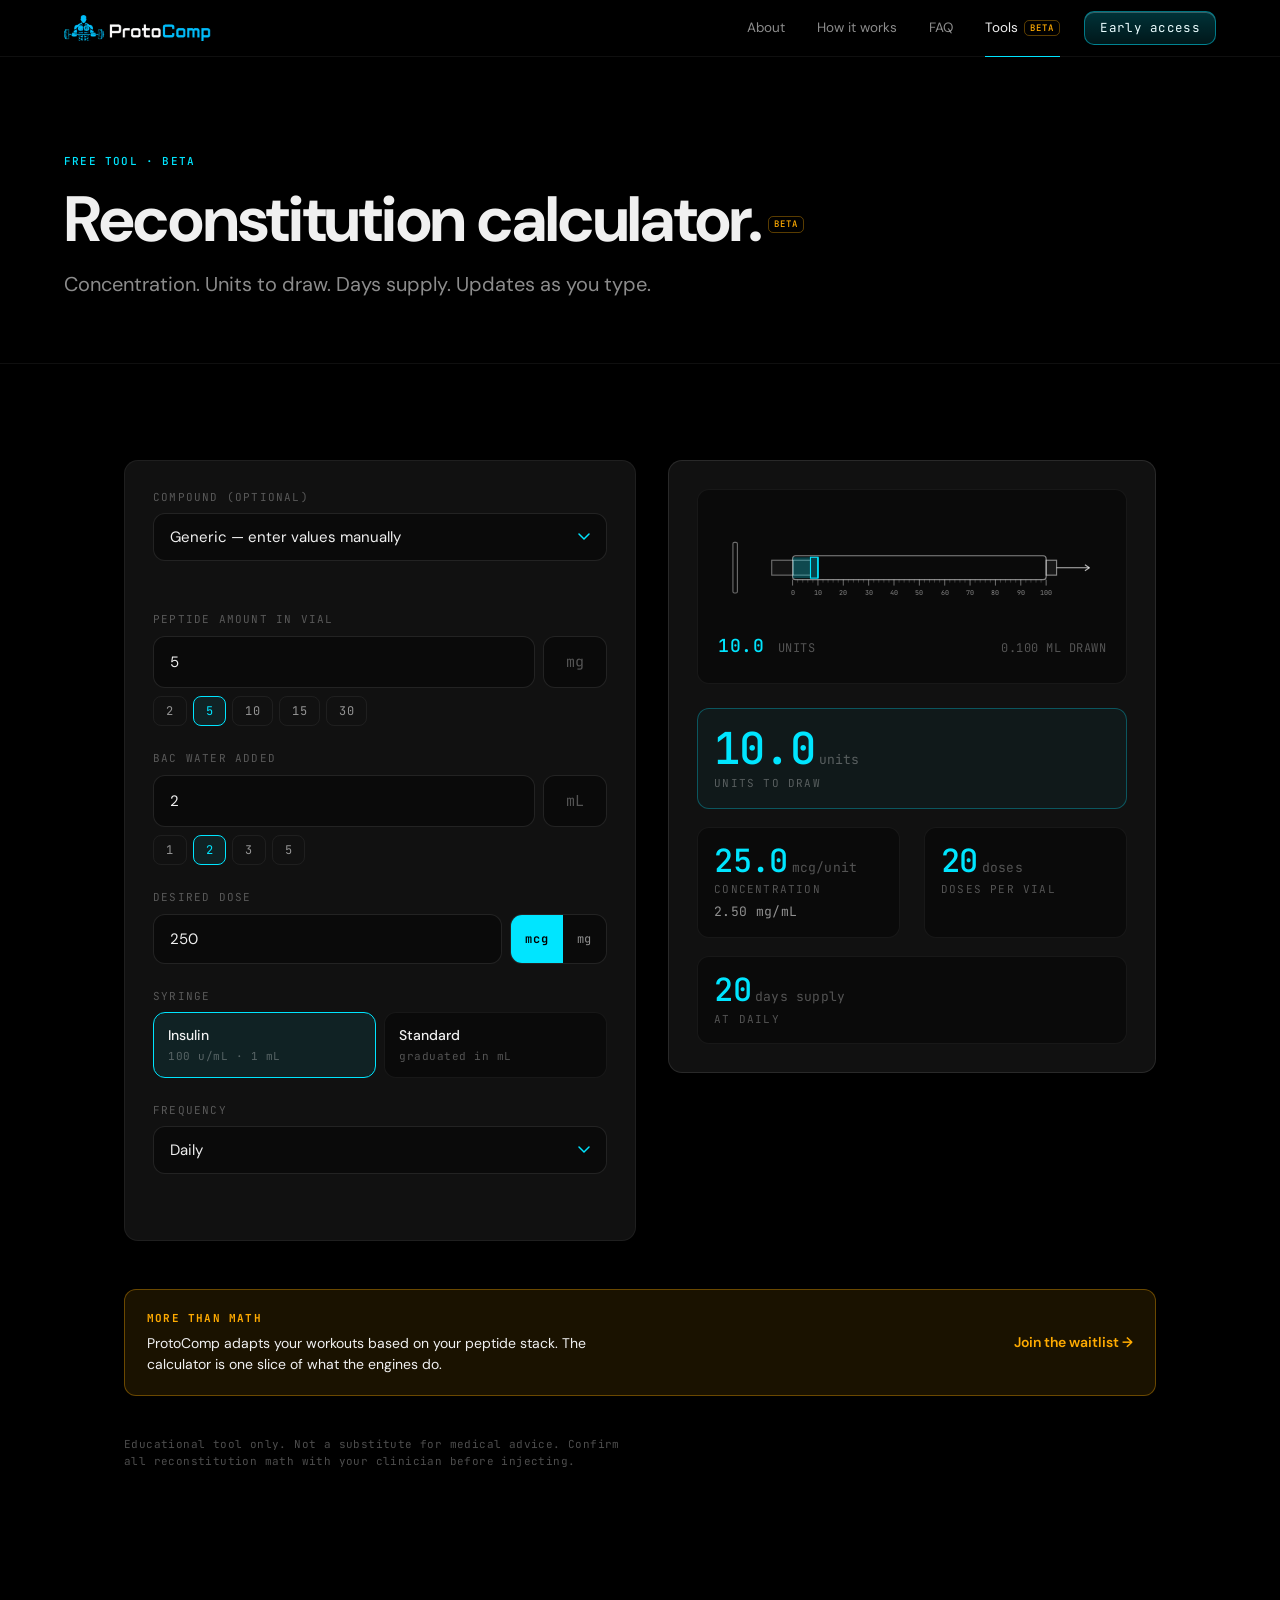
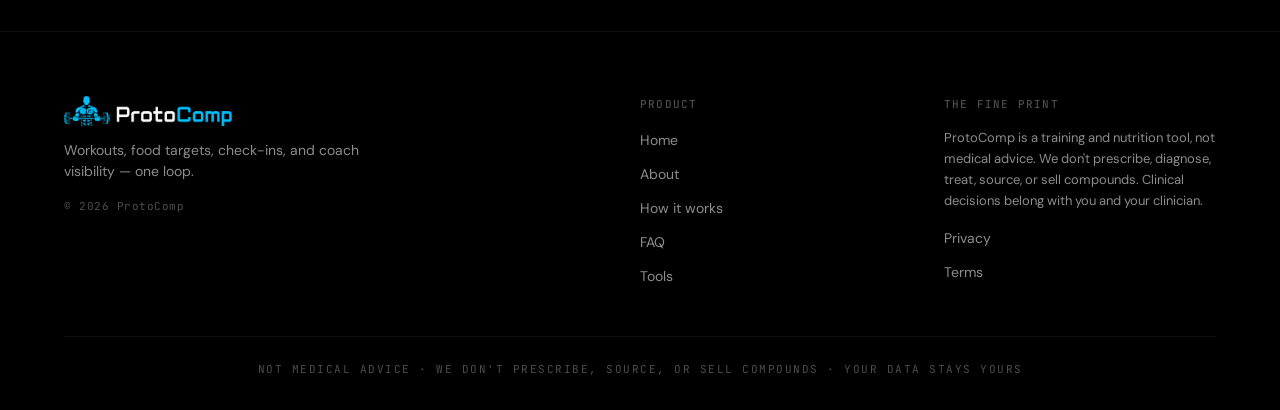
<file: reconstitution.html>
<!DOCTYPE html>
<html lang="en">
<head>
  <meta charset="UTF-8" />
  <meta name="viewport" content="width=device-width, initial-scale=1.0" />
  <meta name="robots" content="noindex, nofollow" />
  <title>Reconstitution Calculator — ProtoComp</title>
  <meta name="description" content="Compute concentration, units to draw, and days supply. Free. No login." />
  <link rel="preconnect" href="https://fonts.googleapis.com" />
  <link rel="preconnect" href="https://fonts.gstatic.com" crossorigin />
  <link href="https://fonts.googleapis.com/css2?family=DM+Sans:wght@400;500;600;700&family=JetBrains+Mono:wght@400;500;600&display=swap" rel="stylesheet" />
  <link rel="icon" type="image/png" sizes="32x32" href="/assets/brand/favicon-32.png" />
  <link rel="icon" type="image/png" sizes="512x512" href="/assets/brand/favicon-512.png" />
  <link rel="apple-touch-icon" href="/assets/brand/apple-touch-icon.png" />
  <meta name="theme-color" content="#000000" />
  <link rel="canonical" href="https://protocomp.health/reconstitution" />
  <meta property="og:type" content="website" />
  <meta property="og:site_name" content="ProtoComp" />
  <meta property="og:title" content="Reconstitution Calculator — ProtoComp" />
  <meta property="og:description" content="Compute concentration, units to draw, and days supply. Free. No login." />
  <meta property="og:url" content="https://protocomp.health/reconstitution" />
  <meta property="og:image" content="https://protocomp.health/assets/brand/og-image.png" />
  <meta property="og:image:width" content="1200" />
  <meta property="og:image:height" content="630" />
  <meta name="twitter:card" content="summary_large_image" />
  <meta name="twitter:image" content="https://protocomp.health/assets/brand/og-image.png" />
  <link rel="stylesheet" href="styles.css" />
  <style>
    /* ── Calculator-specific ── */
    .calc-shell {
      max-width: 1080px;
      margin: 0 auto;
      padding: 0 24px;
    }
    .calc-grid {
      display: grid;
      grid-template-columns: 1.05fr 1fr;
      gap: 32px;
      align-items: start;
    }
    @media (max-width: 880px) { .calc-grid { grid-template-columns: 1fr; } }

    .calc-card {
      background: var(--surface-raised);
      border: 1px solid var(--border-subtle);
      border-radius: var(--r-lg);
      padding: 28px;
      display: flex;
      flex-direction: column;
      gap: 24px;
    }

    .field {
      display: flex;
      flex-direction: column;
      gap: 8px;
    }
    .field-label {
      font-family: var(--font-mono);
      font-size: 11px;
      letter-spacing: 1.2px;
      text-transform: uppercase;
      color: var(--text-tertiary);
    }
    .field-input-row {
      display: flex;
      gap: 8px;
      align-items: stretch;
    }
    .field-input-row .input { flex: 1; min-width: 0; }

    .unit-toggle {
      display: inline-flex;
      border: 1px solid var(--border-medium);
      border-radius: 12px;
      overflow: hidden;
      background: var(--surface);
    }
    .unit-toggle button {
      background: transparent;
      border: none;
      color: var(--text-secondary);
      font-family: var(--font-mono);
      font-size: 12px;
      letter-spacing: 0.8px;
      padding: 0 14px;
      cursor: pointer;
      transition: all 0.15s;
    }
    .unit-toggle button.active {
      background: var(--cyan);
      color: #000;
      font-weight: 600;
    }

    .presets {
      display: flex;
      gap: 6px;
      flex-wrap: wrap;
    }
    .preset {
      background: transparent;
      border: 1px solid var(--border-subtle);
      color: var(--text-secondary);
      font-family: var(--font-mono);
      font-size: 12px;
      letter-spacing: 0.5px;
      padding: 6px 12px;
      border-radius: 8px;
      cursor: pointer;
      transition: all 0.15s;
    }
    .preset:hover {
      border-color: var(--border-medium);
      color: var(--text);
    }
    .preset.active {
      background: var(--cyan-soft);
      border-color: var(--cyan);
      color: var(--cyan);
    }

    .radio-group {
      display: grid;
      grid-template-columns: 1fr 1fr;
      gap: 8px;
    }
    .radio-card {
      background: var(--surface);
      border: 1px solid var(--border-subtle);
      border-radius: 12px;
      padding: 12px 14px;
      cursor: pointer;
      display: flex;
      flex-direction: column;
      gap: 2px;
      transition: all 0.15s;
    }
    .radio-card:hover { border-color: var(--border-medium); }
    .radio-card.active {
      border-color: var(--cyan);
      background: var(--cyan-soft);
    }
    .radio-card-title {
      font-size: 14px;
      font-weight: 500;
      color: var(--text);
    }
    .radio-card-sub {
      font-family: var(--font-mono);
      font-size: 11px;
      color: var(--text-tertiary);
      letter-spacing: 0.5px;
    }

    .select {
      width: 100%;
      background: var(--surface);
      border: 1px solid var(--border-medium);
      border-radius: 12px;
      color: var(--text);
      font-family: var(--font-sans);
      font-size: 15px;
      padding: 13px 16px;
      appearance: none;
      -webkit-appearance: none;
      background-image: url("data:image/svg+xml;utf8,<svg xmlns='http://www.w3.org/2000/svg' width='12' height='8' viewBox='0 0 12 8'><path d='M1 1l5 5 5-5' stroke='%2300E5FF' stroke-width='1.5' fill='none' stroke-linecap='round'/></svg>");
      background-repeat: no-repeat;
      background-position: right 16px center;
      padding-right: 40px;
    }
    .select:focus { outline: none; border-color: var(--cyan); }

    /* ── Output panel ── */
    .out-card {
      background: var(--surface-raised);
      border: 1px solid var(--border-medium);
      border-radius: var(--r-lg);
      padding: 28px;
      display: flex;
      flex-direction: column;
      gap: 24px;
      position: sticky;
      top: 84px;
    }
    @media (max-width: 880px) { .out-card { position: static; } }

    .out-grid {
      display: grid;
      grid-template-columns: 1fr 1fr;
      gap: 18px 24px;
    }
    .out-item {
      display: flex;
      flex-direction: column;
      gap: 4px;
      padding: 16px;
      background: var(--surface);
      border: 1px solid var(--border-subtle);
      border-radius: var(--r-md);
    }
    .out-item.primary {
      grid-column: span 2;
      background: rgba(0, 229, 255, 0.04);
      border-color: rgba(0, 229, 255, 0.30);
    }
    .out-num {
      font-family: var(--font-mono);
      font-weight: 500;
      color: var(--cyan);
      font-size: 32px;
      letter-spacing: -0.02em;
      line-height: 1.05;
    }
    .out-item.primary .out-num { font-size: 44px; }
    .out-num .sub {
      font-size: 13px;
      color: var(--text-tertiary);
      font-weight: 400;
      letter-spacing: 0.2px;
      margin-left: 4px;
    }
    .out-label {
      font-family: var(--font-mono);
      font-size: 11px;
      letter-spacing: 1.2px;
      text-transform: uppercase;
      color: var(--text-tertiary);
    }
    .out-secondary {
      font-family: var(--font-mono);
      font-size: 13px;
      color: var(--text-secondary);
      letter-spacing: 0.3px;
    }

    /* ── Syringe SVG ── */
    .syringe-wrap {
      background: var(--surface);
      border: 1px solid var(--border-subtle);
      border-radius: var(--r-md);
      padding: 24px 20px;
    }
    .syringe-wrap svg { width: 100%; height: auto; }
    .syringe-readout {
      display: flex;
      justify-content: space-between;
      align-items: baseline;
      margin-top: 14px;
      font-family: var(--font-mono);
      font-size: 12px;
      letter-spacing: 0.5px;
    }
    .syringe-readout .units {
      color: var(--cyan);
      font-size: 18px;
      font-weight: 500;
    }
    .syringe-readout .label {
      color: var(--text-tertiary);
      text-transform: uppercase;
    }

    .input-error {
      font-family: var(--font-mono);
      font-size: 11px;
      letter-spacing: 0.5px;
      color: var(--amber);
      min-height: 14px;
    }

    /* presets row spacing */
    .preset-row {
      display: flex;
      flex-direction: column;
      gap: 8px;
    }
  </style>
</head>
<body data-screen-label="Reconstitution Calculator">
  <a class="skip-link" href="#content">Skip to content</a>
  <nav class="nav">
    <div class="nav-inner">
      <a href="/" class="nav-brand"><img src="/assets/brand/logo-lockup.png" alt="ProtoComp" /></a>
      <div class="nav-links">
        <a href="/about">About</a>
        <a href="/tech">How it works</a>
        <a href="/faq">FAQ</a>
        <a href="/tools" class="active">Tools<span class="beta">beta</span></a>
        <a href="/#waitlist" class="nav-cta">Early access</a>
      </div>
      <button class="nav-toggle" type="button" aria-label="Menu" aria-expanded="false"></button>
    </div>
  </nav>
  <span id="content"></span>

  <header class="page-header">
    <div class="container">
      <p class="eyebrow">Free tool · Beta</p>
      <h1>Reconstitution calculator.<span class="beta">beta</span></h1>
      <p class="lead" style="margin-top: 16px;">Concentration. Units to draw. Days supply. Updates as you type.</p>
    </div>
  </header>

  <section style="border-bottom: none;">
    <div class="calc-shell">
      <div class="calc-grid">

        <!-- ───── Inputs ───── -->
        <div class="calc-card">

          <!-- Compound (from catalog) -->
          <div class="field">
            <label class="field-label" for="compound">Compound <span style="color: var(--text-tertiary); font-weight: 400;">(optional)</span></label>
            <select id="compound" class="select">
              <option value="">Generic — enter values manually</option>
            </select>
            <p id="compound-link" class="preset-row" style="min-height: 14px; margin-top: 4px;"></p>
          </div>

          <!-- Peptide amount -->
          <div class="field">
            <label class="field-label" for="vial-mg">Peptide amount in vial</label>
            <div class="field-input-row">
              <input id="vial-mg" class="input mono" type="number" min="0" step="0.1" value="5" />
              <span class="input" style="flex: 0 0 auto; width: 64px; text-align: center; color: var(--text-tertiary); font-family: var(--font-mono);">mg</span>
            </div>
            <div class="preset-row">
              <div class="presets" data-preset-target="vial-mg">
                <button type="button" class="preset" data-val="2">2</button>
                <button type="button" class="preset" data-val="5">5</button>
                <button type="button" class="preset" data-val="10">10</button>
                <button type="button" class="preset" data-val="15">15</button>
                <button type="button" class="preset" data-val="30">30</button>
              </div>
            </div>
          </div>

          <!-- BAC water -->
          <div class="field">
            <label class="field-label" for="bac-ml">BAC water added</label>
            <div class="field-input-row">
              <input id="bac-ml" class="input mono" type="number" min="0" step="0.1" value="2" />
              <span class="input" style="flex: 0 0 auto; width: 64px; text-align: center; color: var(--text-tertiary); font-family: var(--font-mono);">mL</span>
            </div>
            <div class="presets" data-preset-target="bac-ml">
              <button type="button" class="preset" data-val="1">1</button>
              <button type="button" class="preset" data-val="2">2</button>
              <button type="button" class="preset" data-val="3">3</button>
              <button type="button" class="preset" data-val="5">5</button>
            </div>
          </div>

          <!-- Desired dose -->
          <div class="field">
            <label class="field-label" for="dose">Desired dose</label>
            <div class="field-input-row">
              <input id="dose" class="input mono" type="number" min="0" step="1" value="250" />
              <div class="unit-toggle" role="group" aria-label="Dose units">
                <button type="button" id="unit-mcg" class="active">mcg</button>
                <button type="button" id="unit-mg">mg</button>
              </div>
            </div>
          </div>

          <!-- Syringe -->
          <div class="field">
            <label class="field-label">Syringe</label>
            <div class="radio-group" role="radiogroup">
              <div class="radio-card active" data-syringe="insulin" role="radio" aria-checked="true" tabindex="0">
                <div class="radio-card-title">Insulin</div>
                <div class="radio-card-sub">100 u/mL · 1 mL</div>
              </div>
              <div class="radio-card" data-syringe="standard" role="radio" aria-checked="false" tabindex="0">
                <div class="radio-card-title">Standard</div>
                <div class="radio-card-sub">graduated in mL</div>
              </div>
            </div>
          </div>

          <!-- Frequency -->
          <div class="field">
            <label class="field-label" for="freq">Frequency</label>
            <select id="freq" class="select">
              <option value="1">Daily</option>
              <option value="2">2× daily</option>
              <option value="0.5">Every other day (EOD)</option>
              <option value="0.2857">2× weekly</option>
              <option value="0.1429">Weekly</option>
            </select>
          </div>

          <p class="input-error" id="err"></p>
        </div>

        <!-- ───── Outputs ───── -->
        <div class="out-card">

          <div class="syringe-wrap" aria-label="Syringe fill visualization">
            <svg viewBox="0 0 520 140" xmlns="http://www.w3.org/2000/svg" role="img" aria-label="Syringe diagram">
              <!-- Definitions -->
              <defs>
                <clipPath id="barrel-clip">
                  <rect x="100" y="56" width="340" height="32" rx="4" />
                </clipPath>
              </defs>

              <!-- Plunger thumb rest -->
              <rect x="20" y="38" width="6" height="68" rx="2" fill="none" stroke="rgba(255,255,255,0.4)" stroke-width="1.5" />
              <!-- Plunger shaft (moves) -->
              <g id="plunger">
                <rect x="26" y="62" width="58" height="20" fill="rgba(255,255,255,0.04)" stroke="rgba(255,255,255,0.4)" stroke-width="1.5" />
                <line x1="55" y1="62" x2="55" y2="82" stroke="rgba(255,255,255,0.4)" stroke-width="1.5" />
                <!-- plunger head (in barrel) -->
                <rect x="78" y="58" width="10" height="28" fill="#0A0A0A" stroke="var(--cyan)" stroke-width="1.5" />
              </g>

              <!-- Barrel outer -->
              <rect x="100" y="56" width="340" height="32" rx="4" fill="none" stroke="rgba(255,255,255,0.50)" stroke-width="1.5" />

              <!-- Cyan fill (drug) -->
              <rect id="fill" x="100" y="58" width="0" height="28" fill="rgba(0,229,255,0.25)" clip-path="url(#barrel-clip)" />
              <rect id="fill-edge" x="100" y="58" width="2" height="28" fill="#00E5FF" clip-path="url(#barrel-clip)" />

              <!-- Tick marks (10 major, 100 minor on insulin) -->
              <g id="ticks" stroke="rgba(255,255,255,0.55)" stroke-width="1"></g>
              <g id="tick-labels" font-family="JetBrains Mono, monospace" font-size="9" fill="rgba(255,255,255,0.5)"></g>

              <!-- Needle hub -->
              <rect x="440" y="62" width="14" height="20" fill="rgba(255,255,255,0.06)" stroke="rgba(255,255,255,0.5)" stroke-width="1.5" />
              <!-- Needle -->
              <line x1="454" y1="72" x2="498" y2="72" stroke="rgba(255,255,255,0.7)" stroke-width="1.5" />
              <line x1="498" y1="72" x2="492" y2="68" stroke="rgba(255,255,255,0.7)" stroke-width="1.5" />
              <line x1="498" y1="72" x2="492" y2="76" stroke="rgba(255,255,255,0.7)" stroke-width="1.5" />
            </svg>

            <div class="syringe-readout">
              <div>
                <span class="units mono" id="syringe-units">25</span>
                <span class="label" id="syringe-unit-label" style="margin-left: 6px;">units</span>
              </div>
              <div class="label" id="syringe-volume">0.25 mL drawn</div>
            </div>
          </div>

          <div class="out-grid">
            <div class="out-item primary">
              <div class="out-num"><span id="o-units">25</span><span class="sub" id="o-units-sub">units</span></div>
              <div class="out-label">Units to draw</div>
            </div>
            <div class="out-item">
              <div class="out-num"><span id="o-concentration">2500</span><span class="sub">mcg/unit</span></div>
              <div class="out-label">Concentration</div>
              <div class="out-secondary" id="o-concentration-mgml">2.5 mg/mL</div>
            </div>
            <div class="out-item">
              <div class="out-num"><span id="o-doses">20</span><span class="sub">doses</span></div>
              <div class="out-label">Doses per vial</div>
            </div>
            <div class="out-item" style="grid-column: span 2;">
              <div class="out-num"><span id="o-days">20</span><span class="sub">days supply</span></div>
              <div class="out-label">At <span id="o-freq-text" class="mono">daily</span></div>
            </div>
          </div>

        </div>
      </div>

      <!-- Amber CTA banner -->
      <div class="banner-amber" style="margin-top: 48px;">
        <div class="banner-amber-body">
          <strong style="color: var(--amber); font-family: var(--font-mono); font-size: 11px; letter-spacing: 1.2px; text-transform: uppercase; display: block; margin-bottom: 6px;">More than math</strong>
          ProtoComp adapts your workouts based on your peptide stack. The calculator is one slice of what the engines do.
        </div>
        <a href="/#waitlist">Join the waitlist →</a>
      </div>

      <!-- Disclaimer -->
      <p style="font-family: var(--font-mono); font-size: 11px; color: var(--text-tertiary); letter-spacing: 0.4px; max-width: 72ch; line-height: 1.6; margin-top: 40px;">
        Educational tool only. Not a substitute for medical advice. Confirm all reconstitution math with your clinician before injecting.
      </p>
    </div>
  </section>

  <footer class="site" style="margin-top: 64px;">
    <div class="container">
      <div class="footer-grid">
        <div class="footer-col">
          <a href="/" class="footer-brand"><img src="/assets/brand/logo-lockup.png" alt="ProtoComp" /></a>
          <p class="footer-tag">Workouts, food targets, check-ins, and coach visibility — one loop.</p>
          <p style="font-family: var(--font-mono); font-size: 11px; color: var(--text-tertiary); letter-spacing: 0.5px;">© 2026 ProtoComp</p>
        </div>
        <div class="footer-col">
          <h5>Product</h5>
          <ul>
            <li><a href="/">Home</a></li>
            <li><a href="/about">About</a></li>
            <li><a href="/tech">How it works</a></li>
            <li><a href="/faq">FAQ</a></li>
            <li><a href="/tools">Tools</a></li>
          </ul>
        </div>
        <div class="footer-col">
          <h5>The fine print</h5>
          <p style="font-size: 13px; color: var(--text-secondary); line-height: 1.6; max-width: 36ch;">
            ProtoComp is a training and nutrition tool, not medical advice. We don't prescribe, diagnose, treat, source, or sell compounds. Clinical decisions belong with you and your clinician.
          </p>
          <ul style="margin-top: 14px;">
            <li><a href="/privacy">Privacy</a></li>
            <li><a href="/terms">Terms</a></li>
          </ul>
        </div>
      </div>
      <div class="footer-bottom">Not medical advice · We don't prescribe, source, or sell compounds · Your data stays yours</div>
    </div>
  </footer>

  <!-- Compound presets from the live catalog (optional context + encyclopedia link) -->
  <script>
  (function(){
    var sel = document.getElementById('compound');
    var link = document.getElementById('compound-link');
    if (!sel) return;
    fetch('data/calculator-presets.json')
      .then(function(r){ return r.json(); })
      .then(function(d){
        (d.presets || []).forEach(function(p){
          var o = document.createElement('option');
          o.value = p.slug; o.textContent = p.name;
          sel.appendChild(o);
        });
        var bySlug = {};
        (d.presets || []).forEach(function(p){ bySlug[p.slug] = p; });
        sel.addEventListener('change', function(){
          var p = bySlug[sel.value];
          if (p) {
            link.innerHTML = '<a href="peptides.html#/' + p.slug + '" style="font-family: var(--font-mono); font-size: 11px; color: var(--cyan); letter-spacing: 0.4px;">View ' + p.name.replace(/</g,'') + ' in the encyclopedia →</a>';
          } else {
            link.innerHTML = '';
          }
        });
      })
      .catch(function(){ /* presets are optional; calculator works without them */ });
  })();
  </script>

  <script>
  (function(){
    // ── State ──────────────────────────────────────────
    const state = {
      vialMg: 5,
      bacMl: 2,
      dose: 250,
      doseUnit: 'mcg',          // 'mcg' or 'mg'
      syringe: 'insulin',       // 'insulin' or 'standard'
      freqPerDay: 1,            // 1, 2, 0.5, 2/7, 1/7
    };

    // ── DOM ────────────────────────────────────────────
    const $ = id => document.getElementById(id);
    const vialMgEl = $('vial-mg');
    const bacMlEl  = $('bac-ml');
    const doseEl   = $('dose');
    const unitMcgBtn = $('unit-mcg');
    const unitMgBtn  = $('unit-mg');
    const freqEl   = $('freq');
    const errEl    = $('err');

    const oUnits   = $('o-units');
    const oUnitsSub= $('o-units-sub');
    const oConc    = $('o-concentration');
    const oConcMg  = $('o-concentration-mgml');
    const oDoses   = $('o-doses');
    const oDays    = $('o-days');
    const oFreqText= $('o-freq-text');

    const syringeUnits = $('syringe-units');
    const syringeUnitLabel = $('syringe-unit-label');
    const syringeVolume = $('syringe-volume');
    const fillRect = $('fill');
    const fillEdge = $('fill-edge');
    const plunger  = $('plunger');
    const ticksG   = $('ticks');
    const tickLabelsG = $('tick-labels');

    // ── Helpers ────────────────────────────────────────
    function fmt(n, decimals) {
      if (!isFinite(n) || isNaN(n)) return '—';
      if (decimals === undefined) {
        if (n === 0) return '0';
        if (Math.abs(n) >= 100) return Math.round(n).toLocaleString();
        if (Math.abs(n) >= 10)  return n.toFixed(1);
        if (Math.abs(n) >= 1)   return n.toFixed(2);
        return n.toFixed(3);
      }
      return n.toFixed(decimals);
    }
    function fmtInt(n) { return isFinite(n) ? Math.floor(n).toLocaleString() : '—'; }

    // ── Tick drawing ───────────────────────────────────
    // Barrel x: 100→440 (340px). Insulin: 0→100 units, 10 majors.
    // Standard: 0→1 mL, 10 majors at 0.1 mL.
    function drawTicks() {
      ticksG.innerHTML = '';
      tickLabelsG.innerHTML = '';
      const x0 = 100, x1 = 440;
      const span = x1 - x0;
      const majors = 10;
      for (let i = 0; i <= majors; i++) {
        const x = x0 + (span * i / majors);
        const major = document.createElementNS('http://www.w3.org/2000/svg', 'line');
        major.setAttribute('x1', x); major.setAttribute('x2', x);
        major.setAttribute('y1', 88); major.setAttribute('y2', 96);
        ticksG.appendChild(major);
        // label
        const txt = document.createElementNS('http://www.w3.org/2000/svg', 'text');
        txt.setAttribute('x', x);
        txt.setAttribute('y', 108);
        txt.setAttribute('text-anchor', 'middle');
        if (state.syringe === 'insulin') {
          txt.textContent = (i * 10).toString();
        } else {
          txt.textContent = (i / 10).toFixed(1);
        }
        tickLabelsG.appendChild(txt);
      }
      // minors between
      const minors = 50;
      for (let i = 0; i <= minors; i++) {
        if (i % 5 === 0) continue;
        const x = x0 + (span * i / minors);
        const m = document.createElementNS('http://www.w3.org/2000/svg', 'line');
        m.setAttribute('x1', x); m.setAttribute('x2', x);
        m.setAttribute('y1', 88); m.setAttribute('y2', 92);
        m.setAttribute('stroke-opacity', '0.5');
        ticksG.appendChild(m);
      }
    }

    // ── Core math ──────────────────────────────────────
    function compute() {
      const vialMg = Math.max(0, parseFloat(state.vialMg) || 0);
      const bacMl  = Math.max(0, parseFloat(state.bacMl)  || 0);
      const doseRaw = Math.max(0, parseFloat(state.dose) || 0);
      const doseMg = state.doseUnit === 'mg' ? doseRaw : doseRaw / 1000;
      const doseMcg = doseMg * 1000;

      let error = '';
      if (vialMg <= 0) error = 'Vial amount must be > 0';
      else if (bacMl <= 0) error = 'BAC water must be > 0';
      else if (doseMg <= 0) error = 'Dose must be > 0';
      errEl.textContent = error;

      const concMgMl = vialMg / bacMl;          // mg per mL
      const concMcgMl = concMgMl * 1000;        // mcg per mL
      const concMcgPerUnit = concMcgMl / 100;   // insulin: 1 unit = 0.01 mL

      // dose volume in mL
      const doseMl = doseMg / concMgMl;
      // units to draw
      const insulinUnits = doseMl * 100;
      const doses = vialMg / doseMg;
      const daysSupply = doses / state.freqPerDay;

      // ── Update outputs
      if (state.syringe === 'insulin') {
        oUnits.textContent = fmt(insulinUnits);
        oUnitsSub.textContent = 'units';
        syringeUnits.textContent = fmt(insulinUnits);
        syringeUnitLabel.textContent = 'units';
      } else {
        oUnits.textContent = fmt(doseMl);
        oUnitsSub.textContent = 'mL';
        syringeUnits.textContent = fmt(doseMl);
        syringeUnitLabel.textContent = 'mL';
      }
      syringeVolume.textContent = fmt(doseMl) + ' mL drawn';

      oConc.textContent = fmt(concMcgPerUnit);
      oConcMg.textContent = fmt(concMgMl) + ' mg/mL';
      oDoses.textContent = fmtInt(doses);
      oDays.textContent  = fmtInt(daysSupply);

      // ── Update syringe fill
      const x0 = 100, x1 = 440;
      const span = x1 - x0;
      // fraction: insulin → fraction of 100 units; standard → fraction of 1 mL
      let frac;
      if (state.syringe === 'insulin') frac = insulinUnits / 100;
      else frac = doseMl / 1;
      frac = Math.max(0, Math.min(1, frac));
      // overflow indicator
      if ((state.syringe === 'insulin' && insulinUnits > 100) ||
          (state.syringe === 'standard' && doseMl > 1)) {
        fillRect.setAttribute('fill', 'rgba(255,61,61,0.25)');
        fillEdge.setAttribute('fill', '#FF3D3D');
        if (!error) errEl.textContent = 'Dose exceeds a single syringe. Split or use a larger draw.';
      } else {
        fillRect.setAttribute('fill', 'rgba(0,229,255,0.25)');
        fillEdge.setAttribute('fill', '#00E5FF');
      }
      const w = span * frac;
      fillRect.setAttribute('width', w);
      fillEdge.setAttribute('x', x0 + w - 1);
      // plunger position: at barrel edge when full, retreats as fill grows? Real syringes: plunger pulls back as you fill.
      // For visual clarity, position plunger head at the back edge of fill.
      const plungerHeadX = x0 + w;
      // we shift the whole plunger group by (plungerHeadX - 88) since plunger head's default x=78..88
      const dx = plungerHeadX - 88;
      plunger.setAttribute('transform', 'translate(' + dx + ', 0)');

      // ── frequency text
      const freqLabels = {
        '1':'daily', '2':'2× daily', '0.5':'every other day',
        '0.2857':'2× weekly', '0.1429':'weekly'
      };
      const v = freqEl.value;
      oFreqText.textContent = freqLabels[v] || 'daily';
    }

    // ── Wire up inputs ─────────────────────────────────
    function bindNumber(el, key) {
      el.addEventListener('input', () => {
        state[key] = el.value;
        syncPresets();
        compute();
      });
    }
    bindNumber(vialMgEl, 'vialMg');
    bindNumber(bacMlEl, 'bacMl');
    bindNumber(doseEl, 'dose');

    // dose unit toggle
    function setDoseUnit(u) {
      state.doseUnit = u;
      unitMcgBtn.classList.toggle('active', u === 'mcg');
      unitMgBtn.classList.toggle('active', u === 'mg');
      compute();
    }
    unitMcgBtn.addEventListener('click', () => setDoseUnit('mcg'));
    unitMgBtn.addEventListener('click', () => setDoseUnit('mg'));

    // syringe radio
    document.querySelectorAll('.radio-card').forEach(card => {
      card.addEventListener('click', () => {
        document.querySelectorAll('.radio-card').forEach(c => {
          c.classList.remove('active');
          c.setAttribute('aria-checked', 'false');
        });
        card.classList.add('active');
        card.setAttribute('aria-checked', 'true');
        state.syringe = card.getAttribute('data-syringe');
        drawTicks();
        compute();
      });
      card.addEventListener('keydown', (e) => {
        if (e.key === 'Enter' || e.key === ' ') {
          e.preventDefault();
          card.click();
        }
      });
    });

    // presets
    document.querySelectorAll('.presets').forEach(group => {
      const targetId = group.getAttribute('data-preset-target');
      const target = document.getElementById(targetId);
      group.querySelectorAll('.preset').forEach(btn => {
        btn.addEventListener('click', () => {
          const v = btn.getAttribute('data-val');
          target.value = v;
          state[targetId === 'vial-mg' ? 'vialMg' : 'bacMl'] = v;
          syncPresets();
          compute();
        });
      });
    });

    function syncPresets() {
      document.querySelectorAll('.presets').forEach(group => {
        const targetId = group.getAttribute('data-preset-target');
        const target = document.getElementById(targetId);
        group.querySelectorAll('.preset').forEach(btn => {
          btn.classList.toggle('active', parseFloat(btn.getAttribute('data-val')) === parseFloat(target.value));
        });
      });
    }

    // frequency
    freqEl.addEventListener('change', () => {
      state.freqPerDay = parseFloat(freqEl.value);
      compute();
    });

    // ── Init ───────────────────────────────────────────
    drawTicks();
    syncPresets();
    compute();
  })();
  </script>
  <script src="/assets/site.js" defer></script>
</body>
</html>
</file>
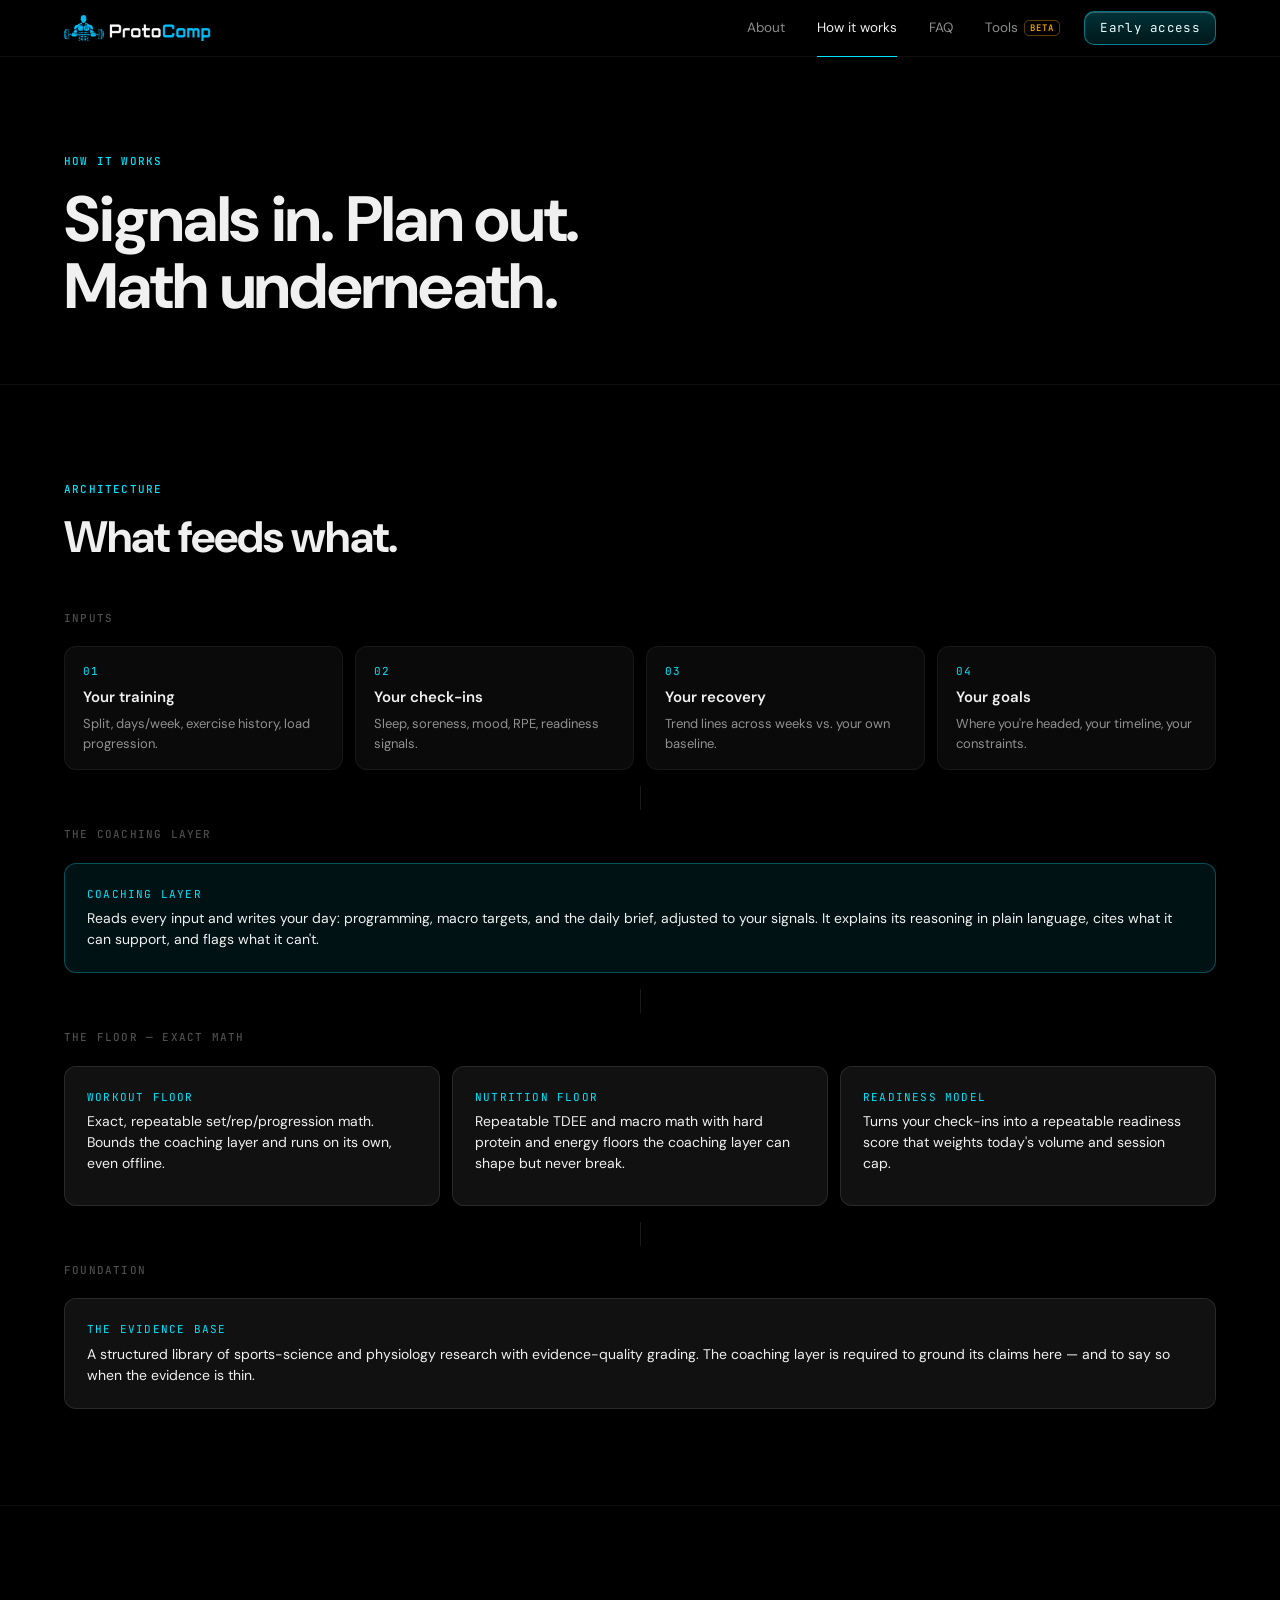
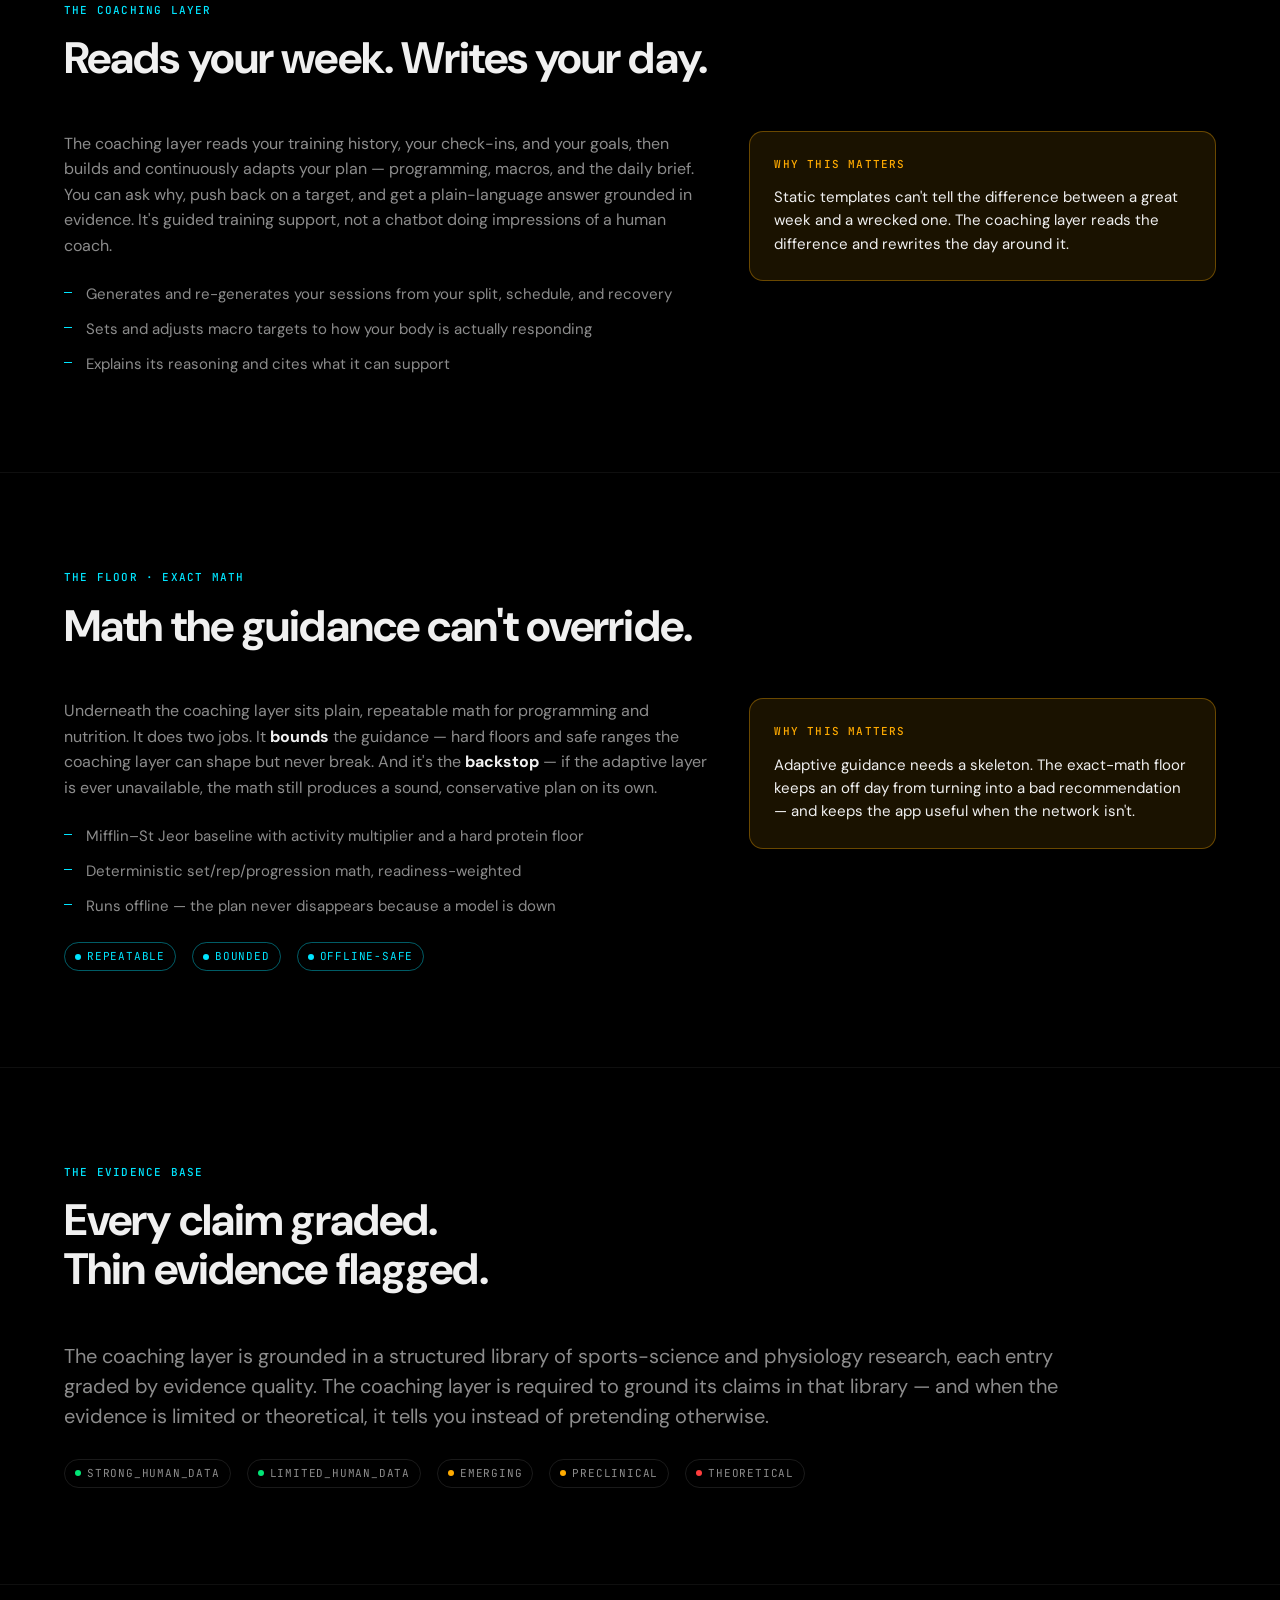
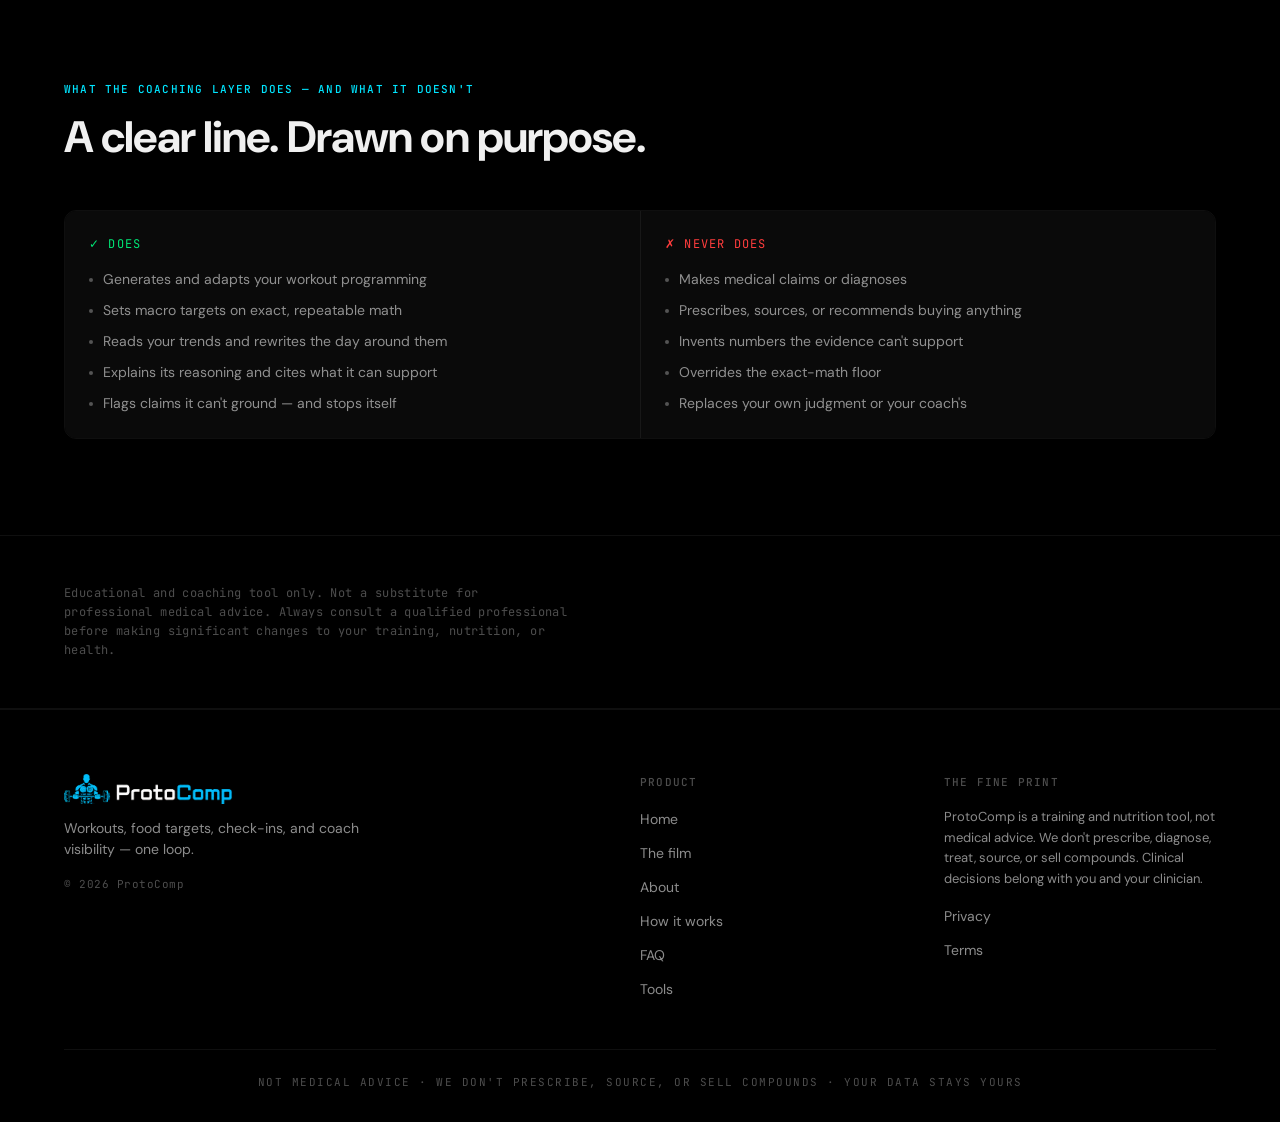
<file: tech.html>
<!DOCTYPE html>
<html lang="en">
<head>
  <meta charset="UTF-8" />
  <meta name="viewport" content="width=device-width, initial-scale=1.0" />
  <title>How it works — ProtoComp</title>
  <meta name="description" content="How ProtoComp turns training history, check-ins, and goals into an adaptive plan — with exact, repeatable math underneath so the numbers stay honest." />
  <link rel="preconnect" href="https://fonts.googleapis.com" />
  <link rel="preconnect" href="https://fonts.gstatic.com" crossorigin />
  <link href="https://fonts.googleapis.com/css2?family=DM+Sans:wght@400;500;600;700&family=JetBrains+Mono:wght@400;500;600&display=swap" rel="stylesheet" />
  <link rel="icon" type="image/png" sizes="32x32" href="/assets/brand/favicon-32.png" />
  <link rel="icon" type="image/png" sizes="512x512" href="/assets/brand/favicon-512.png" />
  <link rel="apple-touch-icon" href="/assets/brand/apple-touch-icon.png" />
  <meta name="theme-color" content="#000000" />
  <link rel="canonical" href="https://protocomp.health/tech" />
  <meta property="og:type" content="website" />
  <meta property="og:site_name" content="ProtoComp" />
  <meta property="og:title" content="How it works — ProtoComp" />
  <meta property="og:description" content="How ProtoComp turns training history, check-ins, and goals into an adaptive plan — with exact, repeatable math underneath so the numbers stay honest." />
  <meta property="og:url" content="https://protocomp.health/tech" />
  <meta property="og:image" content="https://protocomp.health/assets/brand/og-image.png" />
  <meta property="og:image:width" content="1200" />
  <meta property="og:image:height" content="630" />
  <meta name="twitter:card" content="summary_large_image" />
  <meta name="twitter:image" content="https://protocomp.health/assets/brand/og-image.png" />
  <link rel="stylesheet" href="styles.css" />
</head>
<body data-screen-label="Tech">
  <a class="skip-link" href="#content">Skip to content</a>
  <nav class="nav">
    <div class="nav-inner">
      <a href="/" class="nav-brand"><img src="/assets/brand/logo-lockup.png" alt="ProtoComp" /></a>
      <div class="nav-links">
        <a href="/about">About</a>
        <a href="/tech" class="active">How it works</a>
        <a href="/faq">FAQ</a>
        <a href="/tools">Tools<span class="beta">beta</span></a>
        <a href="/#waitlist" class="nav-cta">Early access</a>
      </div>
      <button class="nav-toggle" type="button" aria-label="Menu" aria-expanded="false"></button>
    </div>
  </nav>
  <span id="content"></span>

  <header class="page-header">
    <div class="container">
      <p class="eyebrow">How it works</p>
      <h1>Signals in. Plan out. Math underneath.</h1>
    </div>
  </header>

  <!-- Architecture diagram -->
  <section>
    <div class="container">
      <div class="section-head">
        <p class="eyebrow">Architecture</p>
        <h2>What feeds what.</h2>
      </div>

      <div class="arch">
        <p class="eyebrow-muted" style="margin-bottom: 4px;">Inputs</p>
        <div class="arch-row r4">
          <div class="arch-cell">
            <div class="arch-cell-label">01</div>
            <div class="arch-cell-title">Your training</div>
            <div class="arch-cell-body">Split, days/week, exercise history, load progression.</div>
          </div>
          <div class="arch-cell">
            <div class="arch-cell-label">02</div>
            <div class="arch-cell-title">Your check-ins</div>
            <div class="arch-cell-body">Sleep, soreness, mood, RPE, readiness signals.</div>
          </div>
          <div class="arch-cell">
            <div class="arch-cell-label">03</div>
            <div class="arch-cell-title">Your recovery</div>
            <div class="arch-cell-body">Trend lines across weeks vs. your own baseline.</div>
          </div>
          <div class="arch-cell">
            <div class="arch-cell-label">04</div>
            <div class="arch-cell-title">Your goals</div>
            <div class="arch-cell-body">Where you're headed, your timeline, your constraints.</div>
          </div>
        </div>

        <div class="arch-connector"></div>

        <p class="eyebrow-muted" style="margin-bottom: 4px;">The coaching layer</p>
        <div class="arch-row r1">
          <div class="arch-cell ai">
            <div class="arch-cell-label">Coaching Layer</div>
            <div class="arch-cell-body" style="font-size: 14px; color: var(--text);">Reads every input and writes your day: programming, macro targets, and the daily brief, adjusted to your signals. It explains its reasoning in plain language, cites what it can support, and flags what it can't.</div>
          </div>
        </div>

        <div class="arch-connector"></div>

        <p class="eyebrow-muted" style="margin-bottom: 4px;">The floor — exact math</p>
        <div class="arch-row r3">
          <div class="arch-cell engine">
            <div class="arch-cell-label">Workout Floor</div>
            <div class="arch-cell-body" style="font-size: 14px; color: var(--text);">Exact, repeatable set/rep/progression math. Bounds the coaching layer and runs on its own, even offline.</div>
          </div>
          <div class="arch-cell engine">
            <div class="arch-cell-label">Nutrition Floor</div>
            <div class="arch-cell-body" style="font-size: 14px; color: var(--text);">Repeatable TDEE and macro math with hard protein and energy floors the coaching layer can shape but never break.</div>
          </div>
          <div class="arch-cell engine">
            <div class="arch-cell-label">Readiness Model</div>
            <div class="arch-cell-body" style="font-size: 14px; color: var(--text);">Turns your check-ins into a repeatable readiness score that weights today's volume and session cap.</div>
          </div>
        </div>

        <div class="arch-connector"></div>

        <p class="eyebrow-muted" style="margin-bottom: 4px;">Foundation</p>
        <div class="arch-row r1">
          <div class="arch-cell corpus">
            <div class="arch-cell-label">The Evidence Base</div>
            <div class="arch-cell-body" style="font-size: 14px; color: var(--text);">A structured library of sports-science and physiology research with evidence-quality grading. The coaching layer is required to ground its claims here — and to say so when the evidence is thin.</div>
          </div>
        </div>
      </div>
    </div>
  </section>

  <!-- The coach -->
  <section>
    <div class="container">
      <div class="section-head">
        <p class="eyebrow">The coaching layer</p>
        <h2>Reads your week. Writes your day.</h2>
      </div>
      <div style="display: grid; grid-template-columns: 1.4fr 1fr; gap: 32px; align-items: start;">
        <div style="display: flex; flex-direction: column; gap: 24px;">
          <p style="font-size: 16px; color: var(--text-secondary); line-height: 1.6;">
            The coaching layer reads your training history, your check-ins, and your goals, then builds and continuously adapts your plan — programming, macros, and the daily brief. You can ask why, push back on a target, and get a plain-language answer grounded in evidence. It's guided training support, not a chatbot doing impressions of a human coach.
          </p>
          <ul class="bullets">
            <li>Generates and re-generates your sessions from your split, schedule, and recovery</li>
            <li>Sets and adjusts macro targets to how your body is actually responding</li>
            <li>Explains its reasoning and cites what it can support</li>
          </ul>
        </div>
        <div class="card card-amber">
          <p class="eyebrow" style="color: var(--amber);">Why this matters</p>
          <p style="color: var(--text); font-size: 15px; line-height: 1.55;">
            Static templates can't tell the difference between a great week and a wrecked one. The coaching layer reads the difference and rewrites the day around it.
          </p>
        </div>
      </div>
    </div>
  </section>

  <!-- The floor -->
  <section>
    <div class="container">
      <div class="section-head">
        <p class="eyebrow">The floor · exact math</p>
        <h2>Math the guidance can't override.</h2>
      </div>
      <div style="display: grid; grid-template-columns: 1.4fr 1fr; gap: 32px; align-items: start;">
        <div style="display: flex; flex-direction: column; gap: 24px;">
          <p style="font-size: 16px; color: var(--text-secondary); line-height: 1.6;">
            Underneath the coaching layer sits plain, repeatable math for programming and nutrition. It does two jobs. It <strong class="text-primary">bounds</strong> the guidance — hard floors and safe ranges the coaching layer can shape but never break. And it's the <strong class="text-primary">backstop</strong> — if the adaptive layer is ever unavailable, the math still produces a sound, conservative plan on its own.
          </p>
          <ul class="bullets">
            <li>Mifflin–St Jeor baseline with activity multiplier and a hard protein floor</li>
            <li>Deterministic set/rep/progression math, readiness-weighted</li>
            <li>Runs offline — the plan never disappears because a model is down</li>
          </ul>
          <div class="row">
            <span class="pill pill-cyan"><span class="dot"></span>Repeatable</span>
            <span class="pill pill-cyan"><span class="dot"></span>Bounded</span>
            <span class="pill pill-cyan"><span class="dot"></span>Offline-safe</span>
          </div>
        </div>
        <div class="card card-amber">
          <p class="eyebrow" style="color: var(--amber);">Why this matters</p>
          <p style="color: var(--text); font-size: 15px; line-height: 1.55;">
            Adaptive guidance needs a skeleton. The exact-math floor keeps an off day from turning into a bad recommendation — and keeps the app useful when the network isn't.
          </p>
        </div>
      </div>
    </div>
  </section>

  <!-- Evidence base -->
  <section>
    <div class="container">
      <div class="section-head">
        <p class="eyebrow">The evidence base</p>
        <h2>Every claim graded. Thin evidence flagged.</h2>
      </div>
      <p class="lead" style="max-width: 72ch;">
        The coaching layer is grounded in a structured library of sports-science and physiology research, each entry graded by evidence quality. The coaching layer is required to ground its claims in that library — and when the evidence is limited or theoretical, it tells you instead of pretending otherwise.
      </p>
      <div class="row" style="margin-top: 28px;">
        <span class="pill"><span class="dot" style="color: var(--green);"></span>strong_human_data</span>
        <span class="pill"><span class="dot" style="color: var(--green);"></span>limited_human_data</span>
        <span class="pill"><span class="dot" style="color: var(--amber);"></span>emerging</span>
        <span class="pill"><span class="dot" style="color: var(--amber);"></span>preclinical</span>
        <span class="pill"><span class="dot" style="color: var(--red);"></span>theoretical</span>
      </div>
    </div>
  </section>

  <!-- Does / doesn't -->
  <section>
    <div class="container">
      <div class="section-head">
        <p class="eyebrow">What the coaching layer does — and what it doesn't</p>
        <h2>A clear line. Drawn on purpose.</h2>
      </div>
      <div class="does-grid">
        <div class="does-col">
          <p class="does-head yes">✓ Does</p>
          <ul class="does-list">
            <li>Generates and adapts your workout programming</li>
            <li>Sets macro targets on exact, repeatable math</li>
            <li>Reads your trends and rewrites the day around them</li>
            <li>Explains its reasoning and cites what it can support</li>
            <li>Flags claims it can't ground — and stops itself</li>
          </ul>
        </div>
        <div class="does-col">
          <p class="does-head no">✗ Never does</p>
          <ul class="does-list">
            <li>Makes medical claims or diagnoses</li>
            <li>Prescribes, sources, or recommends buying anything</li>
            <li>Invents numbers the evidence can't support</li>
            <li>Overrides the exact-math floor</li>
            <li>Replaces your own judgment or your coach's</li>
          </ul>
        </div>
      </div>
    </div>
  </section>

  <!-- Footnote -->
  <section style="padding: 48px 0;">
    <div class="container">
      <p style="font-family: var(--font-mono); font-size: 12px; color: var(--text-tertiary); letter-spacing: 0.4px; max-width: 72ch; line-height: 1.6;">
        Educational and coaching tool only. Not a substitute for professional medical advice. Always consult a qualified professional before making significant changes to your training, nutrition, or health.
      </p>
    </div>
  </section>

  <footer class="site">
    <div class="container">
      <div class="footer-grid">
        <div class="footer-col">
          <a href="/" class="footer-brand"><img src="/assets/brand/logo-lockup.png" alt="ProtoComp" /></a>
          <p class="footer-tag">Workouts, food targets, check-ins, and coach visibility — one loop.</p>
          <p style="font-family: var(--font-mono); font-size: 11px; color: var(--text-tertiary); letter-spacing: 0.5px;">© 2026 ProtoComp</p>
        </div>
        <div class="footer-col">
          <h5>Product</h5>
          <ul>
            <li><a href="/">Home</a></li>
            <li><a href="/landing">The film</a></li>
            <li><a href="/about">About</a></li>
            <li><a href="/tech">How it works</a></li>
            <li><a href="/faq">FAQ</a></li>
            <li><a href="/tools">Tools</a></li>
          </ul>
        </div>
        <div class="footer-col">
          <h5>The fine print</h5>
          <p style="font-size: 13px; color: var(--text-secondary); line-height: 1.6; max-width: 36ch;">
            ProtoComp is a training and nutrition tool, not medical advice. We don't prescribe, diagnose, treat, source, or sell compounds. Clinical decisions belong with you and your clinician.
          </p>
          <ul style="margin-top: 14px;">
            <li><a href="/privacy">Privacy</a></li>
            <li><a href="/terms">Terms</a></li>
          </ul>
        </div>
      </div>
      <div class="footer-bottom">Not medical advice · We don't prescribe, source, or sell compounds · Your data stays yours</div>
    </div>
  </footer>
  <script src="/assets/site.js" defer></script>
</body>
</html>
</file>
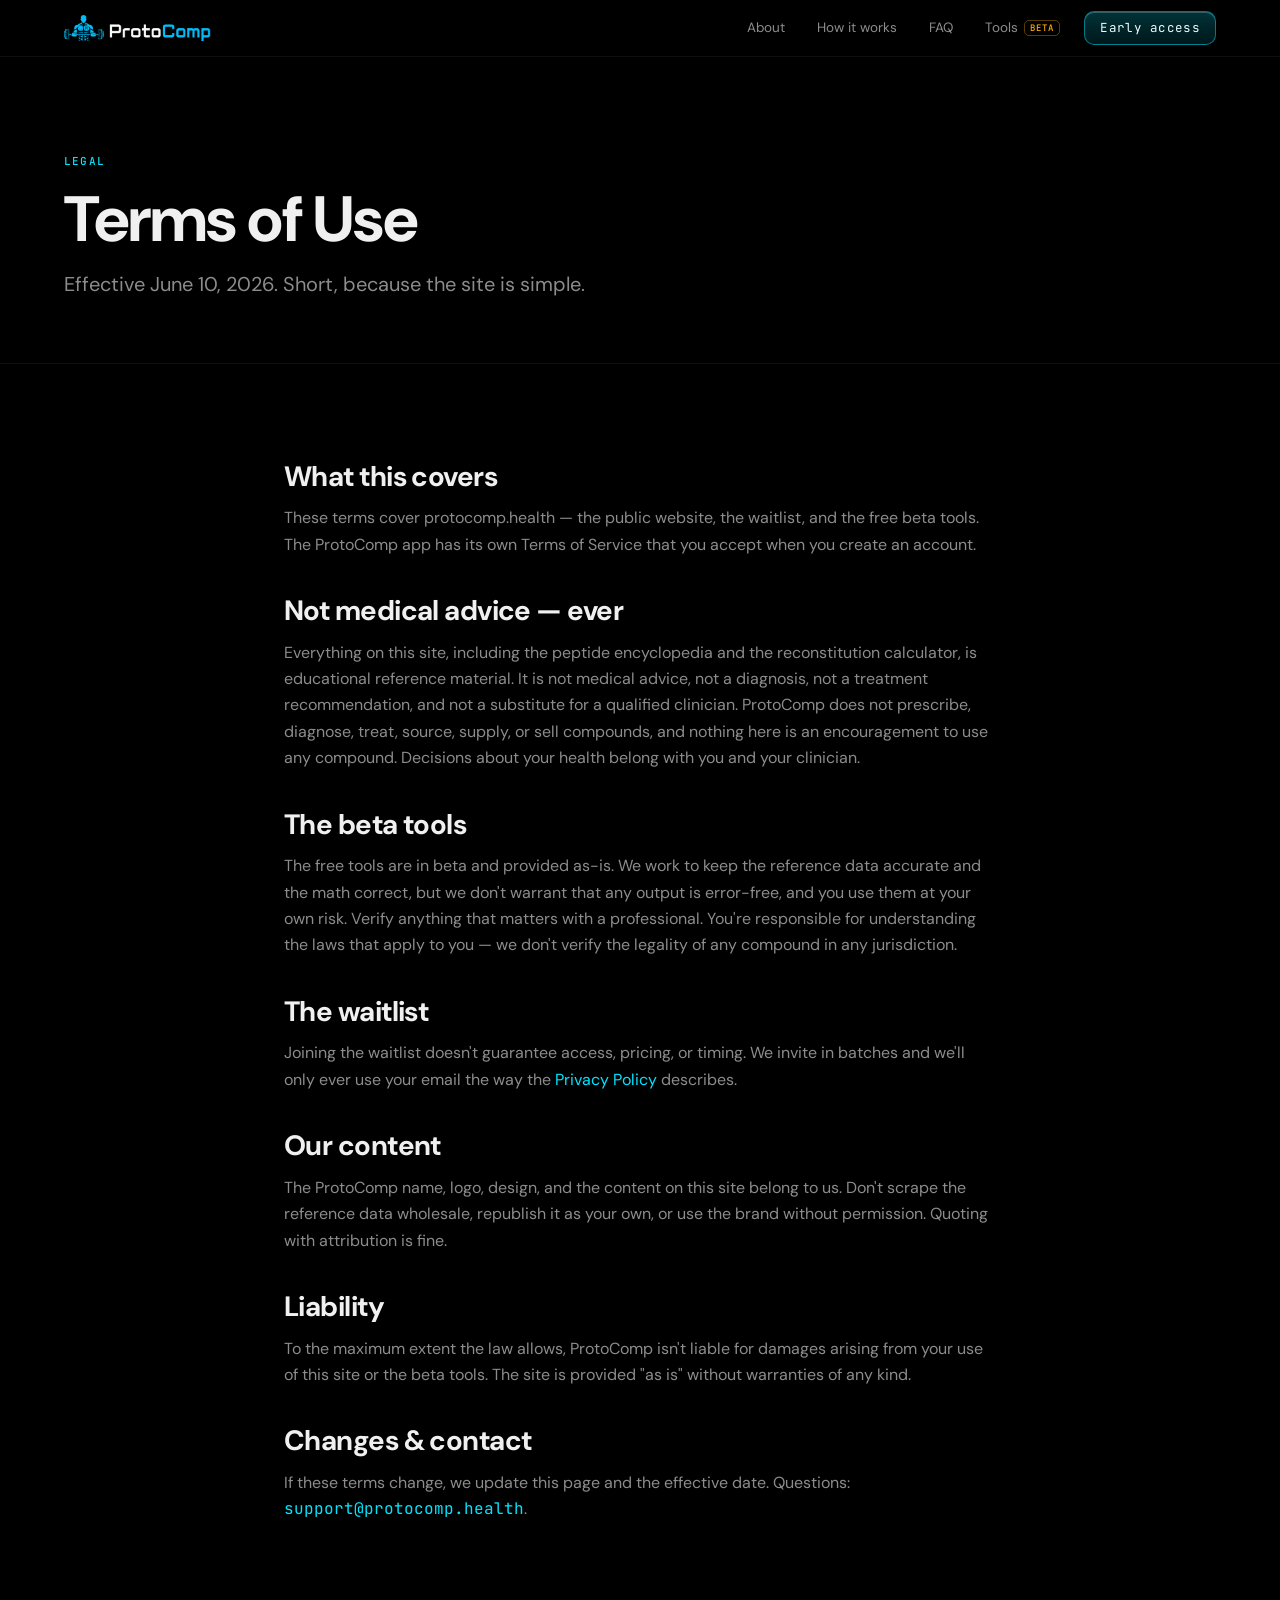
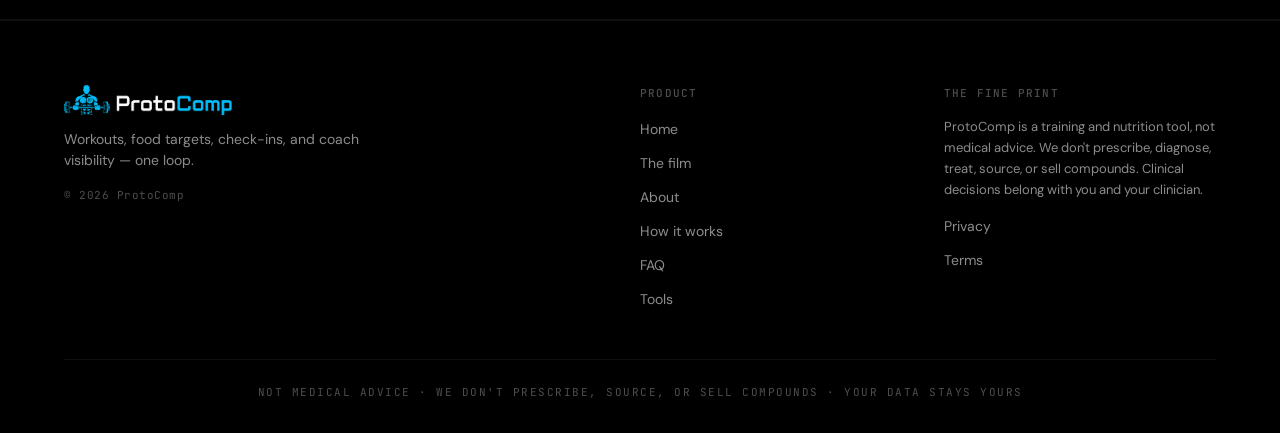
<file: terms.html>
<!DOCTYPE html>
<html lang="en">
<head>
  <meta charset="UTF-8" />
  <meta name="viewport" content="width=device-width, initial-scale=1.0" />
  <title>Terms of Use — ProtoComp</title>
  <meta name="description" content="The terms for using protocomp.health, the waitlist, and the free beta tools." />
  <link rel="preconnect" href="https://fonts.googleapis.com" />
  <link rel="preconnect" href="https://fonts.gstatic.com" crossorigin />
  <link href="https://fonts.googleapis.com/css2?family=DM+Sans:wght@400;500;600;700&family=JetBrains+Mono:wght@400;500;600&display=swap" rel="stylesheet" />
  <link rel="icon" type="image/png" sizes="32x32" href="/assets/brand/favicon-32.png" />
  <link rel="icon" type="image/png" sizes="512x512" href="/assets/brand/favicon-512.png" />
  <link rel="apple-touch-icon" href="/assets/brand/apple-touch-icon.png" />
  <meta name="theme-color" content="#000000" />
  <link rel="canonical" href="https://protocomp.health/terms" />
  <meta property="og:type" content="website" />
  <meta property="og:site_name" content="ProtoComp" />
  <meta property="og:title" content="Terms of Use — ProtoComp" />
  <meta property="og:description" content="The terms for using protocomp.health, the waitlist, and the free beta tools." />
  <meta property="og:url" content="https://protocomp.health/terms" />
  <meta property="og:image" content="https://protocomp.health/assets/brand/og-image.png" />
  <meta name="twitter:card" content="summary_large_image" />
  <link rel="stylesheet" href="styles.css" />
</head>
<body data-screen-label="Terms">
  <a class="skip-link" href="#content">Skip to content</a>
  <nav class="nav">
    <div class="nav-inner">
      <a href="/" class="nav-brand"><img src="/assets/brand/logo-lockup.png" alt="ProtoComp" /></a>
      <div class="nav-links">
        <a href="/about">About</a>
        <a href="/tech">How it works</a>
        <a href="/faq">FAQ</a>
        <a href="/tools">Tools<span class="beta">beta</span></a>
        <a href="/#waitlist" class="nav-cta">Early access</a>
      </div>
      <button class="nav-toggle" type="button" aria-label="Menu" aria-expanded="false"></button>
    </div>
  </nav>
  <span id="content"></span>

  <header class="page-header">
    <div class="container">
      <p class="eyebrow">Legal</p>
      <h1>Terms of Use</h1>
      <p class="lead" style="margin-top: 16px;">Effective June 10, 2026. Short, because the site is simple.</p>
    </div>
  </header>

  <section>
    <div class="container" style="max-width: 760px; display: flex; flex-direction: column; gap: 36px;">

      <div>
        <h3 style="margin-bottom: 12px;">What this covers</h3>
        <p style="line-height: 1.65;">These terms cover protocomp.health — the public website, the waitlist, and the free beta tools. The ProtoComp app has its own Terms of Service that you accept when you create an account.</p>
      </div>

      <div>
        <h3 style="margin-bottom: 12px;">Not medical advice — ever</h3>
        <p style="line-height: 1.65;">Everything on this site, including the peptide encyclopedia and the reconstitution calculator, is educational reference material. It is not medical advice, not a diagnosis, not a treatment recommendation, and not a substitute for a qualified clinician. ProtoComp does not prescribe, diagnose, treat, source, supply, or sell compounds, and nothing here is an encouragement to use any compound. Decisions about your health belong with you and your clinician.</p>
      </div>

      <div>
        <h3 style="margin-bottom: 12px;">The beta tools</h3>
        <p style="line-height: 1.65;">The free tools are in beta and provided as-is. We work to keep the reference data accurate and the math correct, but we don't warrant that any output is error-free, and you use them at your own risk. Verify anything that matters with a professional. You're responsible for understanding the laws that apply to you — we don't verify the legality of any compound in any jurisdiction.</p>
      </div>

      <div>
        <h3 style="margin-bottom: 12px;">The waitlist</h3>
        <p style="line-height: 1.65;">Joining the waitlist doesn't guarantee access, pricing, or timing. We invite in batches and we'll only ever use your email the way the <a href="/privacy" style="color: var(--cyan);">Privacy Policy</a> describes.</p>
      </div>

      <div>
        <h3 style="margin-bottom: 12px;">Our content</h3>
        <p style="line-height: 1.65;">The ProtoComp name, logo, design, and the content on this site belong to us. Don't scrape the reference data wholesale, republish it as your own, or use the brand without permission. Quoting with attribution is fine.</p>
      </div>

      <div>
        <h3 style="margin-bottom: 12px;">Liability</h3>
        <p style="line-height: 1.65;">To the maximum extent the law allows, ProtoComp isn't liable for damages arising from your use of this site or the beta tools. The site is provided "as is" without warranties of any kind.</p>
      </div>

      <div>
        <h3 style="margin-bottom: 12px;">Changes &amp; contact</h3>
        <p style="line-height: 1.65;">If these terms change, we update this page and the effective date. Questions: <span class="mono" style="color: var(--cyan);">support@protocomp.health</span>.</p>
      </div>

    </div>
  </section>

  <footer class="site">
    <div class="container">
      <div class="footer-grid">
        <div class="footer-col">
          <a href="/" class="footer-brand"><img src="/assets/brand/logo-lockup.png" alt="ProtoComp" /></a>
          <p class="footer-tag">Workouts, food targets, check-ins, and coach visibility — one loop.</p>
          <p style="font-family: var(--font-mono); font-size: 11px; color: var(--text-tertiary); letter-spacing: 0.5px;">© 2026 ProtoComp</p>
        </div>
        <div class="footer-col">
          <h5>Product</h5>
          <ul>
            <li><a href="/">Home</a></li>
            <li><a href="/landing">The film</a></li>
            <li><a href="/about">About</a></li>
            <li><a href="/tech">How it works</a></li>
            <li><a href="/faq">FAQ</a></li>
            <li><a href="/tools">Tools</a></li>
          </ul>
        </div>
        <div class="footer-col">
          <h5>The fine print</h5>
          <p style="font-size: 13px; color: var(--text-secondary); line-height: 1.6; max-width: 36ch;">
            ProtoComp is a training and nutrition tool, not medical advice. We don't prescribe, diagnose, treat, source, or sell compounds. Clinical decisions belong with you and your clinician.
          </p>
          <ul style="margin-top: 14px;">
            <li><a href="/privacy">Privacy</a></li>
            <li><a href="/terms">Terms</a></li>
          </ul>
        </div>
      </div>
      <div class="footer-bottom">Not medical advice · We don't prescribe, source, or sell compounds · Your data stays yours</div>
    </div>
  </footer>
  <script src="/assets/site.js" defer></script>
</body>
</html>
</file>
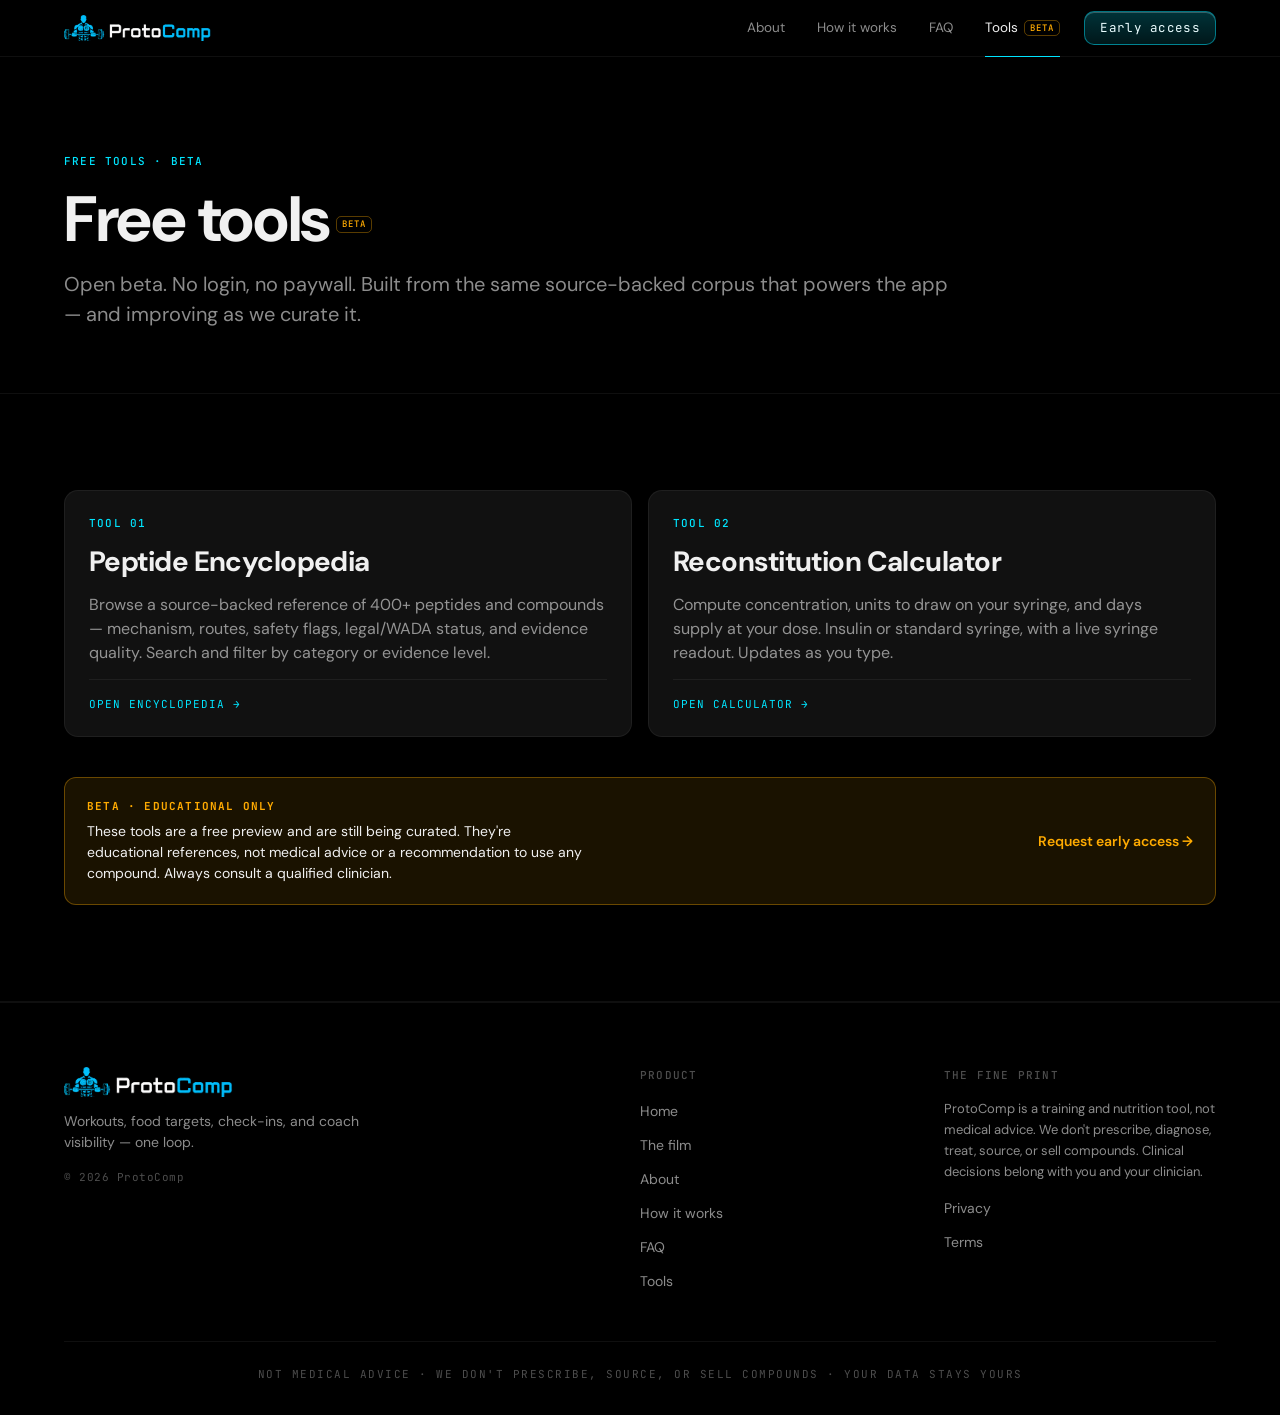
<file: tools.html>
<!DOCTYPE html>
<html lang="en">
<head>
  <meta charset="UTF-8" />
  <meta name="viewport" content="width=device-width, initial-scale=1.0" />
  <meta name="robots" content="noindex, nofollow" />
  <title>Free Tools (Beta) — ProtoComp</title>
  <meta name="description" content="Free, open beta tools from ProtoComp: a source-backed peptide encyclopedia and a reconstitution calculator. No login. Educational only." />
  <link rel="preconnect" href="https://fonts.googleapis.com" />
  <link rel="preconnect" href="https://fonts.gstatic.com" crossorigin />
  <link href="https://fonts.googleapis.com/css2?family=DM+Sans:wght@400;500;600;700&family=JetBrains+Mono:wght@400;500;600&display=swap" rel="stylesheet" />
  <link rel="icon" type="image/png" sizes="32x32" href="/assets/brand/favicon-32.png" />
  <link rel="icon" type="image/png" sizes="512x512" href="/assets/brand/favicon-512.png" />
  <link rel="apple-touch-icon" href="/assets/brand/apple-touch-icon.png" />
  <meta name="theme-color" content="#000000" />
  <link rel="canonical" href="https://protocomp.health/tools" />
  <meta property="og:type" content="website" />
  <meta property="og:site_name" content="ProtoComp" />
  <meta property="og:title" content="Free Tools (Beta) — ProtoComp" />
  <meta property="og:description" content="Free, open beta tools from ProtoComp: a source-backed peptide encyclopedia and a reconstitution calculator. No login. Educational only." />
  <meta property="og:url" content="https://protocomp.health/tools" />
  <meta property="og:image" content="https://protocomp.health/assets/brand/og-image.png" />
  <meta property="og:image:width" content="1200" />
  <meta property="og:image:height" content="630" />
  <meta name="twitter:card" content="summary_large_image" />
  <meta name="twitter:image" content="https://protocomp.health/assets/brand/og-image.png" />
  <link rel="stylesheet" href="styles.css" />
</head>
<body data-screen-label="Free Tools">
  <a class="skip-link" href="#content">Skip to content</a>
  <nav class="nav">
    <div class="nav-inner">
      <a href="/" class="nav-brand"><img src="/assets/brand/logo-lockup.png" alt="ProtoComp" /></a>
      <div class="nav-links">
        <a href="/about">About</a>
        <a href="/tech">How it works</a>
        <a href="/faq">FAQ</a>
        <a href="/tools" class="active">Tools<span class="beta">beta</span></a>
        <a href="/#waitlist" class="nav-cta">Early access</a>
      </div>
      <button class="nav-toggle" type="button" aria-label="Menu" aria-expanded="false"></button>
    </div>
  </nav>
  <span id="content"></span>

  <header class="page-header">
    <div class="container">
      <p class="eyebrow">Free tools · Beta</p>
      <h1>Free tools<span class="beta">beta</span></h1>
      <p class="lead" style="margin-top: 16px;">Open beta. No login, no paywall. Built from the same source-backed corpus that powers the app — and improving as we curate it.</p>
    </div>
  </header>

  <section>
    <div class="container">
      <div class="grid-2">
        <a href="/peptides" class="card card-link" style="text-decoration: none;">
          <p class="eyebrow">Tool 01</p>
          <h3>Peptide Encyclopedia</h3>
          <p>Browse a source-backed reference of 400+ peptides and compounds — mechanism, routes, safety flags, legal/WADA status, and evidence quality. Search and filter by category or evidence level.</p>
          <div class="card-footer" style="color: var(--cyan);">Open encyclopedia →</div>
        </a>
        <a href="/reconstitution" class="card card-link" style="text-decoration: none;">
          <p class="eyebrow">Tool 02</p>
          <h3>Reconstitution Calculator</h3>
          <p>Compute concentration, units to draw on your syringe, and days supply at your dose. Insulin or standard syringe, with a live syringe readout. Updates as you type.</p>
          <div class="card-footer" style="color: var(--cyan);">Open calculator →</div>
        </a>
      </div>

      <div class="banner-amber" style="margin-top: 40px;">
        <div class="banner-amber-body">
          <strong style="color: var(--amber); font-family: var(--font-mono); font-size: 11px; letter-spacing: 1.2px; text-transform: uppercase; display: block; margin-bottom: 6px;">Beta · educational only</strong>
          These tools are a free preview and are still being curated. They're educational references, not medical advice or a recommendation to use any compound. Always consult a qualified clinician.
        </div>
        <a href="/#waitlist">Request early access →</a>
      </div>
    </div>
  </section>

  <footer class="site">
    <div class="container">
      <div class="footer-grid">
        <div class="footer-col">
          <a href="/" class="footer-brand"><img src="/assets/brand/logo-lockup.png" alt="ProtoComp" /></a>
          <p class="footer-tag">Workouts, food targets, check-ins, and coach visibility — one loop.</p>
          <p style="font-family: var(--font-mono); font-size: 11px; color: var(--text-tertiary); letter-spacing: 0.5px;">© 2026 ProtoComp</p>
        </div>
        <div class="footer-col">
          <h5>Product</h5>
          <ul>
            <li><a href="/">Home</a></li>
            <li><a href="/landing">The film</a></li>
            <li><a href="/about">About</a></li>
            <li><a href="/tech">How it works</a></li>
            <li><a href="/faq">FAQ</a></li>
            <li><a href="/tools">Tools</a></li>
          </ul>
        </div>
        <div class="footer-col">
          <h5>The fine print</h5>
          <p style="font-size: 13px; color: var(--text-secondary); line-height: 1.6; max-width: 36ch;">
            ProtoComp is a training and nutrition tool, not medical advice. We don't prescribe, diagnose, treat, source, or sell compounds. Clinical decisions belong with you and your clinician.
          </p>
          <ul style="margin-top: 14px;">
            <li><a href="/privacy">Privacy</a></li>
            <li><a href="/terms">Terms</a></li>
          </ul>
        </div>
      </div>
      <div class="footer-bottom">Not medical advice · We don't prescribe, source, or sell compounds · Your data stays yours</div>
    </div>
  </footer>
  <script src="/assets/site.js" defer></script>
</body>
</html>
</file>
<file: styles.css>
/* ProtoComp marketing site — shared design tokens + components
   OLED-first, clinical, medical-software grade. */

:root {
  /* Surfaces */
  --bg:               #000000;
  --surface:          #0A0A0A;
  --surface-raised:   #111111;
  --border-subtle:    rgba(255, 255, 255, 0.06);
  --border-medium:    rgba(255, 255, 255, 0.10);

  /* Text */
  --text:             #F0F0F0;
  --text-secondary:   rgba(255, 255, 255, 0.55);
  --text-tertiary:    rgba(255, 255, 255, 0.30);

  /* Accents */
  --cyan:             #00E5FF;
  --cyan-bright:      #64D2FF;
  --cyan-deep:        #00B7D7;
  --cyan-glow:        rgba(0, 229, 255, 0.30);
  --cyan-soft:        rgba(0, 229, 255, 0.08);
  --amber:            #FFAB00;
  --amber-soft:       rgba(255, 171, 0, 0.10);
  --green:            #00E676;
  --red:              #FF3D3D;

  /* Radii */
  --r-sm: 8px;
  --r-md: 12px;
  --r-lg: 14px;

  /* Layout */
  --max-w: 1200px;
  --form-w: 430px;

  /* Fonts */
  --font-sans: 'DM Sans', system-ui, -apple-system, sans-serif;
  --font-mono: 'JetBrains Mono', ui-monospace, 'SF Mono', Menlo, monospace;
}

* { box-sizing: border-box; }

@media (prefers-reduced-motion: no-preference) {
  html { scroll-behavior: smooth; }
}

.skip-link {
  position: absolute;
  left: -9999px;
  top: 0;
  z-index: 100;
  background: var(--cyan);
  color: #000;
  font-weight: 700;
  padding: 10px 16px;
  border-radius: 0 0 8px 0;
}
.skip-link:focus { left: 0; color: #000; }

html, body {
  margin: 0;
  padding: 0;
  background: var(--bg);
  color: var(--text);
  font-family: var(--font-sans);
  font-size: 16px;
  line-height: 1.5;
  -webkit-font-smoothing: antialiased;
  -moz-osx-font-smoothing: grayscale;
  text-rendering: optimizeLegibility;
}

::selection { background: var(--cyan); color: #000; }

a {
  color: var(--text);
  text-decoration: none;
  transition: color 0.15s ease;
}
a:hover { color: var(--cyan); }

img, svg { display: block; max-width: 100%; }

/* ─────────────────────────────────────────
   Type system
   ───────────────────────────────────────── */

.eyebrow {
  font-family: var(--font-mono);
  font-weight: 500;
  font-size: 11px;
  letter-spacing: 1.2px;
  text-transform: uppercase;
  color: var(--cyan);
  margin: 0;
}

.eyebrow-muted {
  font-family: var(--font-mono);
  font-weight: 500;
  font-size: 11px;
  letter-spacing: 1.2px;
  text-transform: uppercase;
  color: var(--text-tertiary);
  margin: 0;
}

.mono { font-family: var(--font-mono); }

h1, h2, h3, h4 {
  font-family: var(--font-sans);
  font-weight: 700;
  color: var(--text);
  letter-spacing: -0.02em;
  margin: 0;
  text-wrap: balance;
}

h1 { font-size: clamp(40px, 5.5vw, 64px); line-height: 1.05; }
h2 { font-size: clamp(32px, 4vw, 44px); line-height: 1.1; }
h3 { font-size: clamp(22px, 2.4vw, 28px); line-height: 1.2; }
h4 { font-size: 18px; line-height: 1.3; }

p { margin: 0; color: var(--text-secondary); }
p.lead { font-size: clamp(18px, 1.6vw, 20px); color: var(--text-secondary); max-width: 64ch; }

.text-primary   { color: var(--text); }
.text-secondary { color: var(--text-secondary); }
.text-tertiary  { color: var(--text-tertiary); }
.text-cyan      { color: var(--cyan); }
.text-amber     { color: var(--amber); }

/* ─────────────────────────────────────────
   Layout
   ───────────────────────────────────────── */

.container {
  max-width: var(--max-w);
  margin: 0 auto;
  padding: 0 24px;
}

section {
  padding: 96px 0;
  border-bottom: 1px solid var(--border-subtle);
}

@media (max-width: 640px) {
  section { padding: 64px 0; }
}

.section-head {
  display: flex;
  flex-direction: column;
  gap: 16px;
  margin-bottom: 48px;
  max-width: 720px;
}

.grid-3 {
  display: grid;
  grid-template-columns: repeat(3, 1fr);
  gap: 16px;
}
.grid-2 {
  display: grid;
  grid-template-columns: repeat(2, 1fr);
  gap: 16px;
}
@media (max-width: 800px) {
  .grid-3, .grid-2 { grid-template-columns: 1fr; }
}

.row { display: flex; gap: 16px; flex-wrap: wrap; }

/* ─────────────────────────────────────────
   Nav
   ───────────────────────────────────────── */

.nav {
  position: sticky;
  top: 0;
  z-index: 50;
  background: var(--bg);
  border-bottom: 1px solid var(--border-subtle);
}
.nav-inner {
  position: relative;
  max-width: var(--max-w);
  margin: 0 auto;
  padding: 0 24px;
  height: 56px;
  display: flex;
  align-items: stretch;
  justify-content: space-between;
  gap: 24px;
}
.nav-brand {
  display: flex;
  align-items: center;
  font-family: var(--font-mono);
  font-weight: 500;
  font-size: 15px;
  letter-spacing: -0.01em;
  color: var(--text);
}
.nav-brand b { color: var(--cyan); font-weight: 500; }
.nav-brand:hover { color: var(--text); }
.nav-brand img { height: 26px; width: auto; display: block; }
.footer-brand img { height: 30px; width: auto; display: block; margin-bottom: 14px; }
.nav-links {
  display: flex;
  gap: 0;
  align-items: stretch;
}
.nav-links a {
  position: relative;
  display: flex;
  align-items: center;
  font-size: 13.5px;
  color: var(--text-secondary);
  padding: 0 16px;
  transition: color 0.15s ease;
}
.nav-links a:not(.nav-cta)::after {
  content: '';
  position: absolute;
  left: 16px; right: 16px; bottom: -1px;
  height: 1px;
  background: var(--cyan);
  transform: scaleX(0);
  transition: transform 0.18s ease;
}
.nav-links a:not(.nav-cta):hover { color: var(--text); }
.nav-links a:not(.nav-cta):hover::after { transform: scaleX(1); }
.nav-links a.active:not(.nav-cta) { color: var(--text); }
.nav-links a.active:not(.nav-cta)::after { transform: scaleX(1); }
.nav-links a.nav-cta {
  align-self: center;
  font-family: var(--font-mono);
  font-size: 12.5px;
  letter-spacing: 0.3px;
  color: #eafdff;
  background: linear-gradient(180deg, rgba(0, 229, 255, 0.22), rgba(0, 229, 255, 0.1));
  border: 1px solid rgba(0, 229, 255, 0.45);
  padding: 7px 15px;
  border-radius: 10px;
  margin-left: 8px;
  -webkit-backdrop-filter: blur(12px) saturate(1.5);
  backdrop-filter: blur(12px) saturate(1.5);
  box-shadow: inset 0 1px 0 rgba(255, 255, 255, 0.22);
  transition: background 0.18s ease, color 0.18s ease, border-color 0.18s ease,
              box-shadow 0.2s ease, transform 0.18s ease;
}
.nav-links a.nav-cta:hover {
  color: #fff;
  background: linear-gradient(180deg, rgba(0, 229, 255, 0.34), rgba(0, 229, 255, 0.17));
  border-color: rgba(0, 229, 255, 0.68);
  box-shadow: inset 0 1px 0 rgba(255, 255, 255, 0.3), 0 4px 18px rgba(0, 229, 255, 0.26);
}
.nav-toggle {
  display: none;
  background: none;
  border: 1px solid var(--border-medium);
  border-radius: 8px;
  color: var(--text);
  width: 38px;
  height: 34px;
  align-self: center;
  cursor: pointer;
  padding: 0;
  font-size: 0;
}
.nav-toggle::before {
  content: '☰';
  font-size: 16px;
  line-height: 1;
}
.nav.open .nav-toggle::before { content: '✕'; }

@media (max-width: 720px) {
  .nav-toggle { display: inline-flex; align-items: center; justify-content: center; }
  .nav-links a:not(.nav-cta) { display: none; }
  .nav.open .nav-links {
    position: absolute;
    top: 56px;
    left: 0;
    right: 0;
    flex-direction: column;
    align-items: stretch;
    background: var(--surface);
    border-bottom: 1px solid var(--border-medium);
    padding: 8px 12px 16px;
    gap: 2px;
  }
  .nav.open .nav-links a:not(.nav-cta) {
    display: flex;
    padding: 12px 8px;
    font-size: 15px;
    border-bottom: 1px solid var(--border-subtle);
  }
  .nav.open .nav-links a:not(.nav-cta)::after { display: none; }
  .nav.open .nav-cta {
    margin: 12px 8px 0;
    text-align: center;
    justify-content: center;
    display: flex;
  }
}

/* ─────────────────────────────────────────
   Buttons
   ───────────────────────────────────────── */

.btn {
  display: inline-flex;
  align-items: center;
  justify-content: center;
  gap: 8px;
  padding: 13px 22px;
  border-radius: 13px;
  font-family: var(--font-sans);
  font-weight: 600;
  font-size: 15px;
  letter-spacing: -0.005em;
  border: 1px solid rgba(255, 255, 255, 0.12);
  cursor: pointer;
  -webkit-backdrop-filter: blur(16px) saturate(1.5);
  backdrop-filter: blur(16px) saturate(1.5);
  transition: background 0.22s ease, border-color 0.22s ease, box-shadow 0.28s ease,
              transform 0.18s ease, color 0.2s ease;
  text-align: center;
  white-space: nowrap;
}
/* Cyan glass — the primary action. */
.btn-primary {
  background: linear-gradient(180deg, rgba(0, 229, 255, 0.26), rgba(0, 229, 255, 0.11));
  color: #eafdff;
  border-color: rgba(0, 229, 255, 0.5);
  box-shadow: inset 0 1px 0 rgba(255, 255, 255, 0.3), 0 2px 22px rgba(0, 229, 255, 0.16);
}
.btn-primary:hover {
  color: #fff;
  background: linear-gradient(180deg, rgba(0, 229, 255, 0.38), rgba(0, 229, 255, 0.2));
  border-color: rgba(0, 229, 255, 0.72);
  box-shadow: inset 0 1px 0 rgba(255, 255, 255, 0.38), 0 6px 32px rgba(0, 229, 255, 0.32);
  transform: translateY(-1px);
}
/* Neutral glass — secondary action. */
.btn-secondary {
  background: rgba(255, 255, 255, 0.06);
  color: var(--text);
  border-color: rgba(255, 255, 255, 0.14);
  box-shadow: inset 0 1px 0 rgba(255, 255, 255, 0.12);
}
.btn-secondary:hover {
  color: #fff;
  border-color: rgba(255, 255, 255, 0.3);
  background: rgba(255, 255, 255, 0.11);
  box-shadow: inset 0 1px 0 rgba(255, 255, 255, 0.18), 0 6px 26px rgba(0, 0, 0, 0.35);
  transform: translateY(-1px);
}
.btn-ghost {
  background: transparent;
  color: var(--text-secondary);
  border-color: transparent;
  padding: 14px 8px;
  -webkit-backdrop-filter: none;
  backdrop-filter: none;
  box-shadow: none;
}
.btn-ghost:hover { color: var(--cyan); }

/* ─────────────────────────────────────────
   Cards
   ───────────────────────────────────────── */

.card {
  background: var(--surface-raised);
  border: 1px solid var(--border-subtle);
  border-radius: var(--r-lg);
  padding: 24px;
  display: flex;
  flex-direction: column;
  gap: 14px;
  transition: border-color 0.18s ease, transform 0.18s ease;
}
.card:hover {
  border-color: var(--border-medium);
}
.card-link {
  cursor: pointer;
}
.card-link:hover {
  border-color: var(--cyan);
  box-shadow: 0 0 24px var(--cyan-glow);
}
.card-footer {
  margin-top: auto;
  padding-top: 16px;
  border-top: 1px solid var(--border-subtle);
  font-family: var(--font-mono);
  font-size: 11px;
  letter-spacing: 1px;
  color: var(--text-tertiary);
  text-transform: uppercase;
}
.card-amber {
  border-color: rgba(255, 171, 0, 0.35);
  background: var(--amber-soft);
}
.card-amber .eyebrow { color: var(--amber); }
.card-soon {
  opacity: 0.65;
}
.card-soon::after {
  content: 'COMING SOON';
  position: absolute;
  top: 16px; right: 16px;
  font-family: var(--font-mono);
  font-size: 10px;
  letter-spacing: 1.2px;
  color: var(--amber);
  padding: 4px 8px;
  border: 1px solid rgba(255, 171, 0, 0.35);
  border-radius: 6px;
}
.card-soon { position: relative; }

/* ─────────────────────────────────────────
   Form
   ───────────────────────────────────────── */

.input {
  width: 100%;
  background: var(--surface);
  border: 1px solid var(--border-medium);
  border-radius: 12px;
  color: var(--text);
  font-family: var(--font-sans);
  font-size: 15px;
  padding: 14px 16px;
  transition: border-color 0.15s, box-shadow 0.15s;
}
.input:focus {
  outline: none;
  border-color: var(--cyan);
  box-shadow: 0 0 0 3px var(--cyan-soft);
}
.input::placeholder { color: var(--text-tertiary); }

.waitlist-form {
  display: flex;
  gap: 8px;
  max-width: var(--form-w);
}
.waitlist-form .input { flex: 1; }

/* ─────────────────────────────────────────
   Stat blocks (proof section)
   ───────────────────────────────────────── */

.stat {
  display: flex;
  flex-direction: column;
  gap: 8px;
  padding: 32px 0;
}
.stat-number {
  font-family: var(--font-mono);
  font-weight: 500;
  font-size: clamp(36px, 5vw, 56px);
  color: var(--cyan);
  letter-spacing: -0.02em;
  line-height: 1;
}
.stat-label {
  font-size: 14px;
  color: var(--text-secondary);
}

/* ─────────────────────────────────────────
   Hero
   ───────────────────────────────────────── */

.hero {
  position: relative;
  overflow: hidden;
  border-bottom: 1px solid var(--border-subtle);
  padding: 72px 0 80px;
}
.hero-inner {
  max-width: var(--max-w);
  margin: 0 auto;
  padding: 0 24px;
  display: grid;
  grid-template-columns: 1fr 1fr;
  gap: 56px;
  align-items: center;
}
@media (max-width: 920px) {
  .hero-inner { grid-template-columns: 1fr; gap: 40px; }
}
.hero-copy {
  display: flex;
  flex-direction: column;
  align-items: flex-start;
  gap: 24px;
}
.hero h1 { max-width: 16ch; }
.hero .lead { max-width: 46ch; }
.hero-ctas { display: flex; gap: 12px; flex-wrap: wrap; }
.hero-meta {
  display: flex;
  align-items: center;
  gap: 8px;
  font-family: var(--font-mono);
  font-size: 12px;
  color: var(--text-secondary);
  letter-spacing: 0.3px;
}
.hero-meta .live {
  width: 6px; height: 6px; border-radius: 50%;
  background: var(--green);
  box-shadow: 0 0 8px var(--green);
}
.hero-grid {
  position: absolute;
  inset: 0;
  background-image:
    linear-gradient(to right, rgba(255,255,255,0.025) 1px, transparent 1px),
    linear-gradient(to bottom, rgba(255,255,255,0.025) 1px, transparent 1px);
  background-size: 48px 48px;
  pointer-events: none;
}

/* ─────────────────────────────────────────
   Product console (hero panel + reusable)
   ───────────────────────────────────────── */

.console {
  background: rgba(10, 12, 16, 0.6);
  -webkit-backdrop-filter: blur(22px) saturate(1.3);
  backdrop-filter: blur(22px) saturate(1.3);
  border: 1px solid rgba(255, 255, 255, 0.1);
  border-radius: var(--r-lg);
  overflow: hidden;
  font-size: 14px;
  box-shadow: inset 0 1px 0 rgba(255, 255, 255, 0.08), 0 24px 70px rgba(0, 0, 0, 0.55);
}
@supports not ((backdrop-filter: blur(1px)) or (-webkit-backdrop-filter: blur(1px))) {
  .console { background: rgba(14, 16, 20, 0.92); }
}
.console-bar {
  display: flex;
  align-items: center;
  gap: 10px;
  padding: 12px 16px;
  border-bottom: 1px solid var(--border-subtle);
  background: rgba(255, 255, 255, 0.035);
}
.console-bar .dots { display: flex; gap: 6px; }
.console-bar .dots i {
  width: 9px; height: 9px; border-radius: 50%;
  background: var(--border-medium);
  display: block;
}
.console-title {
  font-family: var(--font-mono);
  font-size: 11px;
  letter-spacing: 1px;
  text-transform: uppercase;
  color: var(--text-secondary);
}
.console-title b { color: var(--cyan); font-weight: 500; }
.console-meta {
  margin-left: auto;
  font-family: var(--font-mono);
  font-size: 11px;
  color: var(--text-tertiary);
  letter-spacing: 0.5px;
}
.console-section {
  padding: 14px 16px;
  border-bottom: 1px solid var(--border-subtle);
}
.console-section:last-child { border-bottom: none; }
.console-label {
  font-family: var(--font-mono);
  font-size: 10px;
  letter-spacing: 1.2px;
  text-transform: uppercase;
  color: var(--text-tertiary);
  margin-bottom: 12px;
}
/* compound rows */
.cmp-row {
  display: grid;
  grid-template-columns: 14px 1fr auto;
  align-items: center;
  gap: 12px;
  padding: 7px 0;
}
.cmp-row + .cmp-row { border-top: 1px solid var(--border-subtle); }
.cmp-dot { width: 7px; height: 7px; border-radius: 50%; }
.cmp-dot.green { background: var(--green); }
.cmp-dot.amber { background: var(--amber); }
.cmp-dot.cyan  { background: var(--cyan); }
.cmp-name { color: var(--text); font-weight: 500; font-size: 13.5px; }
.cmp-name span {
  font-family: var(--font-mono);
  font-size: 11px;
  color: var(--text-tertiary);
  letter-spacing: 0.5px;
  margin-left: 8px;
  text-transform: uppercase;
}
.cmp-dose {
  font-family: var(--font-mono);
  font-size: 13px;
  color: var(--text-secondary);
  letter-spacing: 0.2px;
}
/* adjustment readout rows */
.adj-row {
  display: flex;
  align-items: baseline;
  justify-content: space-between;
  gap: 16px;
  padding: 8px 0;
}
.adj-row + .adj-row { border-top: 1px solid var(--border-subtle); }
.adj-key { color: var(--text-secondary); font-size: 13.5px; }
.adj-key small {
  display: block;
  font-family: var(--font-mono);
  font-size: 10.5px;
  color: var(--text-tertiary);
  letter-spacing: 0.3px;
  margin-top: 2px;
}
.adj-val {
  font-family: var(--font-mono);
  font-size: 16px;
  color: var(--cyan);
  letter-spacing: -0.01em;
  white-space: nowrap;
}
.adj-val.down { color: var(--amber); }
.adj-val.neutral { color: var(--text); }

.page-header {
  padding: 96px 0 64px;
  border-bottom: 1px solid var(--border-subtle);
}
.page-header h1 { max-width: 22ch; }
.page-header .eyebrow { margin-bottom: 16px; }

/* ─────────────────────────────────────────
   FAQ accordion
   ───────────────────────────────────────── */

.faq-group {
  display: flex;
  flex-direction: column;
  gap: 8px;
  margin-bottom: 48px;
}
.faq-group-head {
  margin-bottom: 8px;
}
.faq-item {
  border: 1px solid var(--border-subtle);
  background: var(--surface);
  border-radius: var(--r-md);
  overflow: hidden;
  transition: border-color 0.15s;
}
.faq-item[open] { border-color: var(--border-medium); }
.faq-item summary {
  cursor: pointer;
  list-style: none;
  padding: 20px 24px;
  display: flex;
  align-items: center;
  justify-content: space-between;
  gap: 16px;
  font-size: 16px;
  font-weight: 500;
  color: var(--text);
  user-select: none;
}
.faq-item summary::-webkit-details-marker { display: none; }
.faq-item summary::after {
  content: '+';
  font-family: var(--font-mono);
  font-weight: 400;
  color: var(--cyan);
  font-size: 22px;
  line-height: 1;
  transition: transform 0.2s;
}
.faq-item[open] summary::after {
  content: '−';
}
.faq-item summary:hover { color: var(--cyan); }
.faq-answer {
  padding: 0 24px 22px;
  color: var(--text-secondary);
  font-size: 15px;
  line-height: 1.6;
  max-width: 70ch;
}

/* ─────────────────────────────────────────
   Tech page bits
   ───────────────────────────────────────── */

.arch {
  display: flex;
  flex-direction: column;
  gap: 16px;
}
.arch-row {
  display: grid;
  gap: 12px;
}
.arch-row.r4 { grid-template-columns: repeat(4, 1fr); }
.arch-row.r3 { grid-template-columns: repeat(3, 1fr); }
.arch-row.r1 { grid-template-columns: 1fr; }
@media (max-width: 800px) {
  .arch-row.r4, .arch-row.r3 { grid-template-columns: 1fr 1fr; }
}
@media (max-width: 520px) {
  .arch-row.r4, .arch-row.r3 { grid-template-columns: 1fr; }
}
.arch-cell {
  background: var(--surface);
  border: 1px solid var(--border-subtle);
  border-radius: var(--r-md);
  padding: 16px 18px;
  display: flex;
  flex-direction: column;
  gap: 6px;
}
.arch-cell.engine {
  background: var(--surface-raised);
  border-color: var(--border-medium);
  padding: 22px;
  min-height: 140px;
}
.arch-cell.ai {
  background: var(--cyan-soft);
  border-color: rgba(0, 229, 255, 0.30);
  padding: 22px;
}
.arch-cell.corpus {
  background: var(--surface-raised);
  border-color: var(--border-medium);
  padding: 22px;
}
.arch-cell-label {
  font-family: var(--font-mono);
  font-size: 11px;
  letter-spacing: 1.2px;
  text-transform: uppercase;
  color: var(--cyan);
}
.arch-cell.ai .arch-cell-label { color: var(--cyan); }
.arch-cell-title { font-weight: 600; color: var(--text); font-size: 15px; }
.arch-cell-body { font-size: 13px; color: var(--text-secondary); line-height: 1.5; }

.arch-connector {
  height: 24px;
  display: flex;
  justify-content: center;
  align-items: center;
}
.arch-connector::before {
  content: '';
  width: 1px;
  height: 100%;
  background: var(--border-medium);
}

.belief {
  display: flex;
  flex-direction: column;
  gap: 8px;
  padding: 24px 0;
  border-top: 1px solid var(--border-subtle);
}
.belief:last-child { border-bottom: 1px solid var(--border-subtle); }
.belief-head {
  font-family: var(--font-mono);
  font-size: 13px;
  letter-spacing: 1px;
  color: var(--cyan);
}
.belief-body { color: var(--text-secondary); max-width: 70ch; }

.does-grid {
  display: grid;
  grid-template-columns: 1fr 1fr;
  gap: 0;
  border: 1px solid var(--border-subtle);
  border-radius: var(--r-md);
  overflow: hidden;
}
@media (max-width: 640px) { .does-grid { grid-template-columns: 1fr; } }
.does-col {
  padding: 24px;
  background: var(--surface);
}
.does-col + .does-col {
  border-left: 1px solid var(--border-subtle);
}
@media (max-width: 640px) {
  .does-col + .does-col { border-left: none; border-top: 1px solid var(--border-subtle); }
}
.does-head {
  font-family: var(--font-mono);
  font-size: 12px;
  letter-spacing: 1.2px;
  text-transform: uppercase;
  margin-bottom: 16px;
}
.does-head.yes { color: var(--green); }
.does-head.no  { color: var(--red); }
.does-list { list-style: none; padding: 0; margin: 0; display: flex; flex-direction: column; gap: 10px; }
.does-list li {
  font-size: 14px;
  color: var(--text-secondary);
  display: flex;
  gap: 10px;
  align-items: flex-start;
}
.does-list li::before {
  content: '';
  width: 4px; height: 4px;
  border-radius: 50%;
  background: var(--text-tertiary);
  margin-top: 9px;
  flex-shrink: 0;
}

/* ─────────────────────────────────────────
   Feature rows (image + copy)
   ───────────────────────────────────────── */

.feature-row {
  display: grid;
  grid-template-columns: 1fr 1fr;
  gap: 56px;
  align-items: center;
}
.feature-row + .feature-row { margin-top: 72px; }
.feature-row.flip .feature-media { order: 2; }
.feature-media img {
  width: 100%;
  aspect-ratio: 4 / 3;
  object-fit: cover;
  border-radius: var(--r-lg);
  border: 1px solid var(--border-medium);
  filter: saturate(0.82) contrast(1.04) brightness(0.92);
}
.feature-copy {
  display: flex;
  flex-direction: column;
  gap: 16px;
}
.feature-copy h3 { max-width: 22ch; }
.feature-copy p { font-size: 16px; line-height: 1.6; max-width: 54ch; }
@media (max-width: 800px) {
  .feature-row { grid-template-columns: 1fr; gap: 28px; }
  .feature-row.flip .feature-media { order: 0; }
  .feature-row + .feature-row { margin-top: 56px; }
}

.about-photo img {
  width: 100%;
  max-height: 420px;
  object-fit: cover;
  object-position: center 30%;
  border-radius: var(--r-lg);
  border: 1px solid var(--border-medium);
  filter: saturate(0.82) contrast(1.04) brightness(0.92);
}

/* ─────────────────────────────────────────
   Bullet lists (generic)
   ───────────────────────────────────────── */

.bullets {
  list-style: none;
  padding: 0;
  margin: 0;
  display: flex;
  flex-direction: column;
  gap: 12px;
}
.bullets li {
  position: relative;
  padding-left: 22px;
  color: var(--text-secondary);
  font-size: 15px;
  line-height: 1.55;
}
.bullets li::before {
  content: '';
  position: absolute;
  left: 0;
  top: 9px;
  width: 8px;
  height: 1px;
  background: var(--cyan);
}

/* ─────────────────────────────────────────
   Footer
   ───────────────────────────────────────── */

footer.site {
  padding: 64px 0 32px;
  border-top: 1px solid var(--border-subtle);
}
.footer-grid {
  display: grid;
  grid-template-columns: 2fr 1fr 1fr;
  gap: 32px;
  margin-bottom: 48px;
}
@media (max-width: 720px) { .footer-grid { grid-template-columns: 1fr; } }
.footer-col h5 {
  font-family: var(--font-mono);
  font-size: 11px;
  letter-spacing: 1.2px;
  text-transform: uppercase;
  color: var(--text-tertiary);
  margin: 0 0 16px;
  font-weight: 500;
}
.footer-col ul {
  list-style: none;
  padding: 0;
  margin: 0;
  display: flex;
  flex-direction: column;
  gap: 10px;
}
.footer-col a {
  font-size: 14px;
  color: var(--text-secondary);
}
.footer-col a:hover { color: var(--cyan); }
.footer-tag {
  font-size: 14px;
  color: var(--text-secondary);
  margin-bottom: 16px;
  max-width: 32ch;
}
.footer-bottom {
  text-align: center;
  font-family: var(--font-mono);
  font-size: 11px;
  letter-spacing: 1.5px;
  text-transform: uppercase;
  color: var(--text-tertiary);
  padding-top: 24px;
  border-top: 1px solid var(--border-subtle);
}

/* ─────────────────────────────────────────
   Inline pills / chips
   ───────────────────────────────────────── */

.pill {
  display: inline-flex;
  align-items: center;
  gap: 6px;
  padding: 5px 10px;
  border: 1px solid var(--border-medium);
  border-radius: 999px;
  font-family: var(--font-mono);
  font-size: 11px;
  letter-spacing: 0.8px;
  text-transform: uppercase;
  color: var(--text-secondary);
}
.pill-cyan { color: var(--cyan); border-color: rgba(0, 229, 255, 0.4); }
.pill-amber { color: var(--amber); border-color: rgba(255, 171, 0, 0.4); }
.dot {
  width: 6px; height: 6px; border-radius: 50%; background: currentColor;
}

/* ─────────────────────────────────────────
   Banner
   ───────────────────────────────────────── */

.banner-amber {
  border: 1px solid rgba(255, 171, 0, 0.35);
  background: var(--amber-soft);
  border-radius: var(--r-md);
  padding: 20px 22px;
  display: flex;
  align-items: center;
  justify-content: space-between;
  gap: 16px;
  flex-wrap: wrap;
}
.banner-amber-body {
  font-size: 14px;
  color: var(--text);
  max-width: 50ch;
}
.banner-amber a {
  color: var(--amber);
  font-weight: 600;
  font-size: 14px;
  white-space: nowrap;
}

/* ─────────────────────────────────────────
   Beta badge (nav + headings)
   ───────────────────────────────────────── */

.beta {
  display: inline-block;
  font-family: var(--font-mono);
  font-size: 9px;
  font-weight: 500;
  letter-spacing: 1px;
  text-transform: uppercase;
  color: var(--amber);
  border: 1px solid rgba(255, 171, 0, 0.35);
  border-radius: 5px;
  padding: 1px 5px;
  margin-left: 6px;
  vertical-align: middle;
  line-height: 1.4;
}

/* ─────────────────────────────────────────
   Motion layer — hero 3D, reveals, living console, micro-interactions.
   Hidden/animated states gate on html.js-motion + prefers-reduced-motion,
   so with JS off or reduced motion every element renders in its final state.
   ───────────────────────────────────────── */

/* Tabular figures so animating numbers never reflow their row. */
.cmp-dose, .adj-val { font-variant-numeric: tabular-nums; }

/* Pulsing "live" dot. */
@media (prefers-reduced-motion: no-preference) {
  .hero-meta .live { animation: pc-pulse 2.4s ease-in-out infinite; }
}
@keyframes pc-pulse {
  0%, 100% { box-shadow: 0 0 0 0 rgba(0, 230, 118, 0.5); }
  50%      { box-shadow: 0 0 10px 2px rgba(0, 230, 118, 0.85); }
}

/* Living console: scan sweep + recompute flash. */
.console-bar { position: relative; overflow: hidden; }
.console-bar.sweep::after {
  content: '';
  position: absolute;
  left: 0; top: 0; bottom: 0;
  width: 38%;
  background: linear-gradient(90deg, transparent, var(--cyan-glow), transparent);
  transform: translateX(-130%);
  animation: pc-sweep 1.1s ease;
  pointer-events: none;
}
@keyframes pc-sweep { to { transform: translateX(330%); } }
.adj-row.flash { animation: pc-flash 0.9s ease; border-radius: 8px; }
@keyframes pc-flash {
  0%   { background: var(--cyan-soft); }
  100% { background: transparent; }
}

/* Scroll reveal + hero intro. */
@media (prefers-reduced-motion: no-preference) {
  .js-motion:not(.motion-reduced) .reveal {
    opacity: 0;
    transform: translateY(22px);
    transition: opacity 0.6s ease, transform 0.6s cubic-bezier(0.22, 1, 0.36, 1);
    transition-delay: var(--d, 0ms);
    will-change: opacity, transform;
  }
  .js-motion:not(.motion-reduced) .reveal.is-visible { opacity: 1; transform: none; }
  .js-motion:not(.motion-reduced) .intro { opacity: 0; transform: translateY(16px); }
  .js-motion:not(.motion-reduced) .intro.intro-in {
    opacity: 1;
    transform: none;
    transition: opacity 0.7s ease, transform 0.7s cubic-bezier(0.22, 1, 0.36, 1);
    transition-delay: var(--d, 0ms);
  }
}

/* Magnetic CTA — needs transform in its transition. */
.nav-cta { transition: background 0.15s ease, color 0.15s ease, transform 0.18s ease; }

/* Cursor spotlight on cards. */
.card { position: relative; }
.card > * { position: relative; z-index: 1; }
.card::before {
  content: '';
  position: absolute;
  inset: 0;
  border-radius: inherit;
  background: radial-gradient(220px circle at var(--mx, 50%) var(--my, 0%), var(--cyan-soft), transparent 60%);
  opacity: 0;
  transition: opacity 0.3s ease;
  pointer-events: none;
  z-index: 0;
}
.card:hover::before { opacity: 1; }
</file>
<file: assets/landing.css>
/* ─────────────────────────────────────────
   Premium scroll-driven video landing page.
   Full-viewport canvas scrubs an ffmpeg frame sequence; side-aligned text
   sections choreograph in over it (GSAP + Lenis). Built on the site's tokens.
   ───────────────────────────────────────── */

/* Loader */
#loader {
  position: fixed; inset: 0; z-index: 9999;
  background: var(--bg);
  display: flex; flex-direction: column; align-items: center; justify-content: center; gap: 22px;
  transition: opacity 0.6s ease, visibility 0.6s ease;
}
#loader.done { opacity: 0; visibility: hidden; pointer-events: none; }
.loader-brand { font-family: var(--font-mono); letter-spacing: 3px; text-transform: uppercase; font-size: 13px; color: var(--cyan); }
#loader-bar-track { width: 200px; height: 2px; background: rgba(255, 255, 255, 0.12); border-radius: 2px; overflow: hidden; }
#loader-bar { height: 100%; width: 0%; background: var(--cyan); box-shadow: 0 0 12px var(--cyan); transition: width 0.2s ease; }
#loader-percent { font-family: var(--font-mono); font-size: 12px; color: var(--text-tertiary); }

/* Fixed full-viewport canvas */
.canvas-wrap {
  position: fixed; inset: 0; z-index: 1;
  clip-path: circle(0% at 50% 50%);
  will-change: clip-path;
  background: var(--bg);
}
#canvas { display: block; width: 100%; height: 100%; }

#dark-overlay { position: fixed; inset: 0; z-index: 2; background: #000; opacity: 0; pointer-events: none; }

/* Marquee */
.marquee-wrap { position: fixed; top: 50%; left: 0; z-index: 3; transform: translateY(-50%); width: 100%; pointer-events: none; opacity: 0; }
.marquee-text { white-space: nowrap; font-family: var(--font-sans); font-weight: 700; font-size: 13vw; letter-spacing: -0.02em; color: rgba(255, 255, 255, 0.06); }

/* Hero */
.hero-standalone {
  position: relative; z-index: 6; height: 100vh; min-height: 100svh;
  display: flex; flex-direction: column; justify-content: center;
  padding: 0 6vw; background: var(--bg);
}
.hero-standalone .section-label { margin-bottom: 24px; }
.hero-heading {
  font-family: var(--font-sans); font-weight: 700;
  font-size: clamp(3rem, 11.5vw, 11rem); line-height: 0.92; letter-spacing: -0.035em;
  color: var(--text); max-width: 15ch;
}
.hero-heading .word { display: inline-block; }
.hero-heading .accent { color: var(--cyan); }
.hero-tagline { margin-top: 30px; max-width: 48ch; font-size: clamp(16px, 1.6vw, 20px); line-height: 1.6; color: var(--text-secondary); }
.scroll-indicator {
  position: absolute; left: 6vw; bottom: 5vh;
  font-family: var(--font-mono); font-size: 11px; letter-spacing: 1.5px; text-transform: uppercase; color: var(--text-tertiary);
  display: flex; align-items: center; gap: 10px;
}
.scroll-indicator::after { content: ''; width: 1px; height: 34px; background: linear-gradient(var(--cyan), transparent); }

/* Scroll sections */
#scroll-container { position: relative; height: 680vh; z-index: 4; }
.scroll-section { position: fixed; inset: 0; z-index: 4; display: flex; align-items: center; visibility: hidden; pointer-events: none; }
.scroll-section a, .scroll-section .cta-button { pointer-events: auto; }
.section-inner { max-width: 38vw; }
.align-left { justify-content: flex-start; padding-left: 6vw; padding-right: 54vw; }
.align-right { justify-content: flex-end; padding-left: 54vw; padding-right: 6vw; }
.section-label { font-family: var(--font-mono); font-size: 12px; letter-spacing: 1.6px; text-transform: uppercase; color: var(--cyan); margin-bottom: 18px; }
.section-heading {
  font-family: var(--font-sans); font-weight: 700;
  font-size: clamp(2.2rem, 4.6vw, 4.6rem); line-height: 1.03; letter-spacing: -0.025em;
  color: var(--text); margin-bottom: 20px;
}
.section-body { font-size: clamp(15px, 1.4vw, 19px); line-height: 1.65; color: var(--text-secondary); max-width: 34ch; }
.section-note { margin-top: 16px; font-family: var(--font-mono); font-size: 12px; letter-spacing: 0.5px; color: var(--text-tertiary); }

/* Glass "tab" panels behind chapter text — outline + frosted backdrop so copy
   stays legible over the moving video. */
.scroll-section .section-inner {
  background: rgba(8, 11, 16, 0.55);
  -webkit-backdrop-filter: blur(20px) saturate(1.3);
  backdrop-filter: blur(20px) saturate(1.3);
  border: 1px solid rgba(255, 255, 255, 0.14);
  border-radius: 18px;
  padding: 28px 32px;
  box-shadow: 0 24px 70px rgba(0, 0, 0, 0.5), inset 0 1px 0 rgba(255, 255, 255, 0.1);
}
.section-stats .section-inner { max-width: 900px; width: auto; margin: 0 auto; padding: 34px 40px; }
.section-stats .stats-grid { padding: 0; }
@supports not ((backdrop-filter: blur(1px)) or (-webkit-backdrop-filter: blur(1px))) {
  .scroll-section .section-inner { background: rgba(8, 11, 16, 0.92); }
}

/* Stats (centered, over dark overlay) */
.section-stats { z-index: 5; justify-content: center; }
.section-stats .section-inner { max-width: none; width: 100%; padding: 0; }
.stats-grid { display: grid; grid-template-columns: repeat(4, 1fr); gap: 40px; padding: 0 8vw; }
.stat { display: flex; flex-direction: column; gap: 8px; align-items: center; text-align: center; }
.stat-number { font-family: var(--font-sans); font-weight: 700; font-size: clamp(3rem, 6vw, 6rem); line-height: 1; color: var(--text); font-variant-numeric: tabular-nums; }
.stat-prefix, .stat-suffix { color: var(--cyan); font-weight: 600; }
.stat-label { font-family: var(--font-mono); font-size: 12px; letter-spacing: 1px; text-transform: uppercase; color: var(--text-tertiary); }

/* CTA */
.section-cta { justify-content: center; }
.section-cta .section-inner { max-width: none; width: 100%; text-align: center; padding: 0 6vw; }
.cta-button { display: inline-block; margin-top: 28px; }

/* Full site content flows in over the fixed video stage after the scroll story. */
#site-content {
  position: relative;
  z-index: 20;
  background: var(--bg);
  box-shadow: 0 -50px 90px 24px var(--bg);
}

@media (max-width: 768px) {
  #scroll-container { height: 480vh; }
  .align-left, .align-right { padding: 0 6vw; justify-content: center; }
  .scroll-section .section-inner {
    max-width: 86vw; margin: 0 auto; text-align: center;
    padding: 22px 20px; border-radius: 16px;
    background: rgba(8, 11, 16, 0.82);
    -webkit-backdrop-filter: blur(10px); backdrop-filter: blur(10px);
  }
  .section-stats .section-inner { max-width: 90vw; padding: 24px 14px; }
  .section-body { max-width: 40ch; margin: 0 auto; }
  .stats-grid { grid-template-columns: repeat(2, 1fr); gap: 26px 18px; padding: 0; }
  .marquee-text { font-size: 22vw; }
}
</file>
